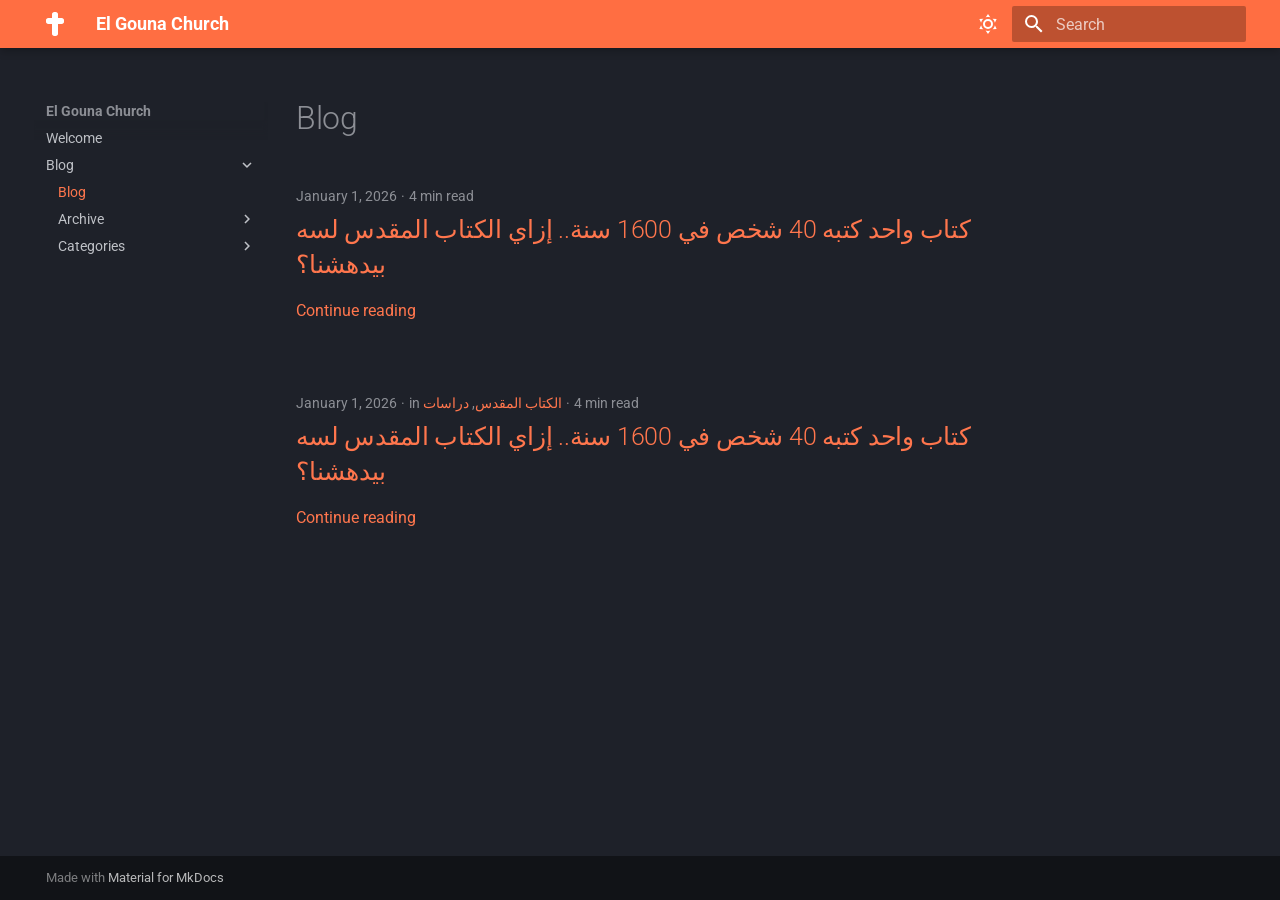
<file: blog/index.html>
<!doctype html>
<html lang="en" class="no-js">
  <head>
    
      <meta charset="utf-8">
      <meta name="viewport" content="width=device-width,initial-scale=1">
      
        <meta name="description" content="Welcome to the official website of El Gouna Church. Serving the community with love and faith.">
      
      
      
        <link rel="canonical" href="https://elgounachurch.github.io/blog/">
      
      
        <link rel="prev" href="..">
      
      
        <link rel="next" href="category/%D8%A7%D9%84%D9%83%D8%AA%D8%A7%D8%A8-%D8%A7%D9%84%D9%85%D9%82%D8%AF%D8%B3/">
      
      
        
      
      
      <link rel="icon" href="../assets/images/favicon.png">
      <meta name="generator" content="mkdocs-1.6.1, mkdocs-material-9.7.6">
    
    
      
        <title>Blog - El Gouna Church</title>
      
    
    
      <link rel="stylesheet" href="../assets/stylesheets/main.484c7ddc.min.css">
      
        
        <link rel="stylesheet" href="../assets/stylesheets/palette.ab4e12ef.min.css">
      
      


    
    
      
    
    
      
        
        
        <link rel="preconnect" href="https://fonts.gstatic.com" crossorigin>
        <link rel="stylesheet" href="https://fonts.googleapis.com/css?family=Roboto:300,300i,400,400i,700,700i%7CRoboto+Mono:400,400i,700,700i&display=fallback">
        <style>:root{--md-text-font:"Roboto";--md-code-font:"Roboto Mono"}</style>
      
    
    
    <script>__md_scope=new URL("..",location),__md_hash=e=>[...e].reduce(((e,_)=>(e<<5)-e+_.charCodeAt(0)),0),__md_get=(e,_=localStorage,t=__md_scope)=>JSON.parse(_.getItem(t.pathname+"."+e)),__md_set=(e,_,t=localStorage,a=__md_scope)=>{try{t.setItem(a.pathname+"."+e,JSON.stringify(_))}catch(e){}}</script>
    
      

    
    
  </head>
  
  
    
    
      
    
    
    
    
    <body dir="ltr" data-md-color-scheme="slate" data-md-color-primary="deep-orange" data-md-color-accent="deep-purple">
  
    
    <input class="md-toggle" data-md-toggle="drawer" type="checkbox" id="__drawer" autocomplete="off">
    <input class="md-toggle" data-md-toggle="search" type="checkbox" id="__search" autocomplete="off">
    <label class="md-overlay" for="__drawer"></label>
    <div data-md-component="skip">
      
        
        <a href="#blog" class="md-skip">
          Skip to content
        </a>
      
    </div>
    <div data-md-component="announce">
      
    </div>
    
    
      

  

<header class="md-header md-header--shadow" data-md-component="header">
  <nav class="md-header__inner md-grid" aria-label="Header">
    <a href=".." title="El Gouna Church" class="md-header__button md-logo" aria-label="El Gouna Church" data-md-component="logo">
      
  
  <svg xmlns="http://www.w3.org/2000/svg" viewBox="0 0 384 512"><!--! Font Awesome Free 7.1.0 by @fontawesome - https://fontawesome.com License - https://fontawesome.com/license/free (Icons: CC BY 4.0, Fonts: SIL OFL 1.1, Code: MIT License) Copyright 2025 Fonticons, Inc.--><path d="M176 0c-26.5 0-48 21.5-48 48v80H48c-26.5 0-48 21.5-48 48v32c0 26.5 21.5 48 48 48h80v208c0 26.5 21.5 48 48 48h32c26.5 0 48-21.5 48-48V256h80c26.5 0 48-21.5 48-48v-32c0-26.5-21.5-48-48-48h-80V48c0-26.5-21.5-48-48-48z"/></svg>

    </a>
    <label class="md-header__button md-icon" for="__drawer">
      
      <svg xmlns="http://www.w3.org/2000/svg" viewBox="0 0 24 24"><path d="M3 6h18v2H3zm0 5h18v2H3zm0 5h18v2H3z"/></svg>
    </label>
    <div class="md-header__title" data-md-component="header-title">
      <div class="md-header__ellipsis">
        <div class="md-header__topic">
          <span class="md-ellipsis">
            El Gouna Church
          </span>
        </div>
        <div class="md-header__topic" data-md-component="header-topic">
          <span class="md-ellipsis">
            
              Blog
            
          </span>
        </div>
      </div>
    </div>
    
      
        <form class="md-header__option" data-md-component="palette">
  
    
    
    
    <input class="md-option" data-md-color-media="" data-md-color-scheme="slate" data-md-color-primary="deep-orange" data-md-color-accent="deep-purple"  aria-label="Dark mode"  type="radio" name="__palette" id="__palette_0">
    
      <label class="md-header__button md-icon" title="Dark mode" for="__palette_1" hidden>
        <svg xmlns="http://www.w3.org/2000/svg" viewBox="0 0 24 24"><path d="M12 7a5 5 0 0 1 5 5 5 5 0 0 1-5 5 5 5 0 0 1-5-5 5 5 0 0 1 5-5m0 2a3 3 0 0 0-3 3 3 3 0 0 0 3 3 3 3 0 0 0 3-3 3 3 0 0 0-3-3m0-7 2.39 3.42C13.65 5.15 12.84 5 12 5s-1.65.15-2.39.42zM3.34 7l4.16-.35A7.2 7.2 0 0 0 5.94 8.5c-.44.74-.69 1.5-.83 2.29zm.02 10 1.76-3.77a7.131 7.131 0 0 0 2.38 4.14zM20.65 7l-1.77 3.79a7.02 7.02 0 0 0-2.38-4.15zm-.01 10-4.14.36c.59-.51 1.12-1.14 1.54-1.86.42-.73.69-1.5.83-2.29zM12 22l-2.41-3.44c.74.27 1.55.44 2.41.44.82 0 1.63-.17 2.37-.44z"/></svg>
      </label>
    
  
    
    
    
    <input class="md-option" data-md-color-media="" data-md-color-scheme="default" data-md-color-primary="orange" data-md-color-accent="green"  aria-label="Light mode"  type="radio" name="__palette" id="__palette_1">
    
      <label class="md-header__button md-icon" title="Light mode" for="__palette_0" hidden>
        <svg xmlns="http://www.w3.org/2000/svg" viewBox="0 0 24 24"><path d="m17.75 4.09-2.53 1.94.91 3.06-2.63-1.81-2.63 1.81.91-3.06-2.53-1.94L12.44 4l1.06-3 1.06 3zm3.5 6.91-1.64 1.25.59 1.98-1.7-1.17-1.7 1.17.59-1.98L15.75 11l2.06-.05L18.5 9l.69 1.95zm-2.28 4.95c.83-.08 1.72 1.1 1.19 1.85-.32.45-.66.87-1.08 1.27C15.17 23 8.84 23 4.94 19.07c-3.91-3.9-3.91-10.24 0-14.14.4-.4.82-.76 1.27-1.08.75-.53 1.93.36 1.85 1.19-.27 2.86.69 5.83 2.89 8.02a9.96 9.96 0 0 0 8.02 2.89m-1.64 2.02a12.08 12.08 0 0 1-7.8-3.47c-2.17-2.19-3.33-5-3.49-7.82-2.81 3.14-2.7 7.96.31 10.98 3.02 3.01 7.84 3.12 10.98.31"/></svg>
      </label>
    
  
</form>
      
    
    
      <script>var palette=__md_get("__palette");if(palette&&palette.color){if("(prefers-color-scheme)"===palette.color.media){var media=matchMedia("(prefers-color-scheme: light)"),input=document.querySelector(media.matches?"[data-md-color-media='(prefers-color-scheme: light)']":"[data-md-color-media='(prefers-color-scheme: dark)']");palette.color.media=input.getAttribute("data-md-color-media"),palette.color.scheme=input.getAttribute("data-md-color-scheme"),palette.color.primary=input.getAttribute("data-md-color-primary"),palette.color.accent=input.getAttribute("data-md-color-accent")}for(var[key,value]of Object.entries(palette.color))document.body.setAttribute("data-md-color-"+key,value)}</script>
    
    
    
      
      
        <label class="md-header__button md-icon" for="__search">
          
          <svg xmlns="http://www.w3.org/2000/svg" viewBox="0 0 24 24"><path d="M9.5 3A6.5 6.5 0 0 1 16 9.5c0 1.61-.59 3.09-1.56 4.23l.27.27h.79l5 5-1.5 1.5-5-5v-.79l-.27-.27A6.52 6.52 0 0 1 9.5 16 6.5 6.5 0 0 1 3 9.5 6.5 6.5 0 0 1 9.5 3m0 2C7 5 5 7 5 9.5S7 14 9.5 14 14 12 14 9.5 12 5 9.5 5"/></svg>
        </label>
        <div class="md-search" data-md-component="search" role="dialog">
  <label class="md-search__overlay" for="__search"></label>
  <div class="md-search__inner" role="search">
    <form class="md-search__form" name="search">
      <input type="text" class="md-search__input" name="query" aria-label="Search" placeholder="Search" autocapitalize="off" autocorrect="off" autocomplete="off" spellcheck="false" data-md-component="search-query" required>
      <label class="md-search__icon md-icon" for="__search">
        
        <svg xmlns="http://www.w3.org/2000/svg" viewBox="0 0 24 24"><path d="M9.5 3A6.5 6.5 0 0 1 16 9.5c0 1.61-.59 3.09-1.56 4.23l.27.27h.79l5 5-1.5 1.5-5-5v-.79l-.27-.27A6.52 6.52 0 0 1 9.5 16 6.5 6.5 0 0 1 3 9.5 6.5 6.5 0 0 1 9.5 3m0 2C7 5 5 7 5 9.5S7 14 9.5 14 14 12 14 9.5 12 5 9.5 5"/></svg>
        
        <svg xmlns="http://www.w3.org/2000/svg" viewBox="0 0 24 24"><path d="M20 11v2H8l5.5 5.5-1.42 1.42L4.16 12l7.92-7.92L13.5 5.5 8 11z"/></svg>
      </label>
      <nav class="md-search__options" aria-label="Search">
        
        <button type="reset" class="md-search__icon md-icon" title="Clear" aria-label="Clear" tabindex="-1">
          
          <svg xmlns="http://www.w3.org/2000/svg" viewBox="0 0 24 24"><path d="M19 6.41 17.59 5 12 10.59 6.41 5 5 6.41 10.59 12 5 17.59 6.41 19 12 13.41 17.59 19 19 17.59 13.41 12z"/></svg>
        </button>
      </nav>
      
    </form>
    <div class="md-search__output">
      <div class="md-search__scrollwrap" tabindex="0" data-md-scrollfix>
        <div class="md-search-result" data-md-component="search-result">
          <div class="md-search-result__meta">
            Initializing search
          </div>
          <ol class="md-search-result__list" role="presentation"></ol>
        </div>
      </div>
    </div>
  </div>
</div>
      
    
    
  </nav>
  
</header>
    
    <div class="md-container" data-md-component="container">
      
      
        
          
        
      
      <main class="md-main" data-md-component="main">
        <div class="md-main__inner md-grid">
          
            
              
              <div class="md-sidebar md-sidebar--primary" data-md-component="sidebar" data-md-type="navigation" >
                <div class="md-sidebar__scrollwrap">
                  <div class="md-sidebar__inner">
                    



<nav class="md-nav md-nav--primary" aria-label="Navigation" data-md-level="0">
  <label class="md-nav__title" for="__drawer">
    <a href=".." title="El Gouna Church" class="md-nav__button md-logo" aria-label="El Gouna Church" data-md-component="logo">
      
  
  <svg xmlns="http://www.w3.org/2000/svg" viewBox="0 0 384 512"><!--! Font Awesome Free 7.1.0 by @fontawesome - https://fontawesome.com License - https://fontawesome.com/license/free (Icons: CC BY 4.0, Fonts: SIL OFL 1.1, Code: MIT License) Copyright 2025 Fonticons, Inc.--><path d="M176 0c-26.5 0-48 21.5-48 48v80H48c-26.5 0-48 21.5-48 48v32c0 26.5 21.5 48 48 48h80v208c0 26.5 21.5 48 48 48h32c26.5 0 48-21.5 48-48V256h80c26.5 0 48-21.5 48-48v-32c0-26.5-21.5-48-48-48h-80V48c0-26.5-21.5-48-48-48z"/></svg>

    </a>
    El Gouna Church
  </label>
  
  <ul class="md-nav__list" data-md-scrollfix>
    
      
      
  
  
  
  
    <li class="md-nav__item">
      <a href=".." class="md-nav__link">
        
  
  
  <span class="md-ellipsis">
    
  
    Welcome
  

    
  </span>
  
  

      </a>
    </li>
  

    
      
      
  
  
    
  
  
  
    
    
    
    
    
    <li class="md-nav__item md-nav__item--active md-nav__item--nested">
      
        
        
        <input class="md-nav__toggle md-toggle " type="checkbox" id="__nav_2" checked>
        
          
          <label class="md-nav__link" for="__nav_2" id="__nav_2_label" tabindex="0">
            
  
  
  <span class="md-ellipsis">
    
  
    Blog
  

    
  </span>
  
  

            <span class="md-nav__icon md-icon"></span>
          </label>
        
        <nav class="md-nav" data-md-level="1" aria-labelledby="__nav_2_label" aria-expanded="true">
          <label class="md-nav__title" for="__nav_2">
            <span class="md-nav__icon md-icon"></span>
            
  
    Blog
  

          </label>
          <ul class="md-nav__list" data-md-scrollfix>
            
              
                
  
  
    
  
  
    
      
    
  
  
    <li class="md-nav__item md-nav__item--active">
      
      <input class="md-nav__toggle md-toggle" type="checkbox" id="__toc">
      
      
        
      
      
      <a href="./" class="md-nav__link md-nav__link--active">
        
  
  
  <span class="md-ellipsis">
    
  
    Blog
  

    
  </span>
  
  

      </a>
      
    </li>
  

              
            
              
                
  
  
  
  
    
    
    
    
    
    <li class="md-nav__item md-nav__item--nested">
      
        
        
        <input class="md-nav__toggle md-toggle " type="checkbox" id="__nav_2_2" >
        
          
          <label class="md-nav__link" for="__nav_2_2" id="__nav_2_2_label" tabindex="0">
            
  
  
  <span class="md-ellipsis">
    
  
    Archive
  

    
  </span>
  
  

            <span class="md-nav__icon md-icon"></span>
          </label>
        
        <nav class="md-nav" data-md-level="2" aria-labelledby="__nav_2_2_label" aria-expanded="false">
          <label class="md-nav__title" for="__nav_2_2">
            <span class="md-nav__icon md-icon"></span>
            
  
    Archive
  

          </label>
          <ul class="md-nav__list" data-md-scrollfix>
            
              
                
  
  
  
    
  
  
    <li class="md-nav__item">
      <a href="archive/2026/" class="md-nav__link">
        
  
  
  <span class="md-ellipsis">
    
  
    2026
  

    
  </span>
  
  

      </a>
    </li>
  

              
            
          </ul>
        </nav>
      
    </li>
  

              
            
              
                
  
  
  
  
    
    
    
    
    
    <li class="md-nav__item md-nav__item--nested">
      
        
        
        <input class="md-nav__toggle md-toggle " type="checkbox" id="__nav_2_3" >
        
          
          <label class="md-nav__link" for="__nav_2_3" id="__nav_2_3_label" tabindex="0">
            
  
  
  <span class="md-ellipsis">
    
  
    Categories
  

    
  </span>
  
  

            <span class="md-nav__icon md-icon"></span>
          </label>
        
        <nav class="md-nav" data-md-level="2" aria-labelledby="__nav_2_3_label" aria-expanded="false">
          <label class="md-nav__title" for="__nav_2_3">
            <span class="md-nav__icon md-icon"></span>
            
  
    Categories
  

          </label>
          <ul class="md-nav__list" data-md-scrollfix>
            
              
                
  
  
  
    
  
  
    <li class="md-nav__item">
      <a href="category/%D8%A7%D9%84%D9%83%D8%AA%D8%A7%D8%A8-%D8%A7%D9%84%D9%85%D9%82%D8%AF%D8%B3/" class="md-nav__link">
        
  
  
  <span class="md-ellipsis">
    
  
    الكتاب المقدس
  

    
  </span>
  
  

      </a>
    </li>
  

              
            
              
                
  
  
  
    
  
  
    <li class="md-nav__item">
      <a href="category/%D8%AF%D8%B1%D8%A7%D8%B3%D8%A7%D8%AA/" class="md-nav__link">
        
  
  
  <span class="md-ellipsis">
    
  
    دراسات
  

    
  </span>
  
  

      </a>
    </li>
  

              
            
          </ul>
        </nav>
      
    </li>
  

              
            
          </ul>
        </nav>
      
    </li>
  

    
  </ul>
</nav>
                  </div>
                </div>
              </div>
            
            
              
              <div class="md-sidebar md-sidebar--secondary" data-md-component="sidebar" data-md-type="toc" >
                <div class="md-sidebar__scrollwrap">
                  <div class="md-sidebar__inner">
                    

<nav class="md-nav md-nav--secondary" aria-label="Table of contents">
  
  
  
    
  
  
</nav>
                  </div>
                </div>
              </div>
            
          
          
  <div class="md-content" data-md-component="content">
    <div class="md-content__inner">
      <header class="md-typeset">
        <h1 id="blog">Blog</h1>
      </header>
      
        <article class="md-post md-post--excerpt">
  <header class="md-post__header">
    
    <div class="md-post__meta md-meta">
      <ul class="md-meta__list">
        <li class="md-meta__item">
          <time datetime="2026-01-01 00:00:00+00:00">January 1, 2026</time></li>
        
        
          
          <li class="md-meta__item">
            
              4 min read
            
          </li>
        
        
      </ul>
      
    </div>
  </header>
  <div class="md-post__content md-typeset">
    <h2 id="40-1600"><a class="toclink" href="%D9%83%D8%AA%D8%A7%D8%A8-%D9%88%D8%A7%D8%AD%D8%AF-%D9%83%D8%AA%D8%A8%D9%87-40-%D8%B4%D8%AE%D8%B5-%D9%81%D9%8A-1600-%D8%B3%D9%86%D8%A9-%D8%A5%D8%B2%D8%A7%D9%8A-%D8%A7%D9%84%D9%83%D8%AA%D8%A7%D8%A8-%D8%A7%D9%84%D9%85%D9%82%D8%AF%D8%B3-%D9%84%D8%B3%D9%87-%D8%A8%D9%8A%D8%AF%D9%87%D8%B4%D9%86%D8%A7/">كتاب واحد كتبه 40 شخص في 1600 سنة.. إزاي الكتاب المقدس لسه بيدهشنا؟</a></h2>

    
      <nav class="md-post__action">
        <a href="%D9%83%D8%AA%D8%A7%D8%A8-%D9%88%D8%A7%D8%AD%D8%AF-%D9%83%D8%AA%D8%A8%D9%87-40-%D8%B4%D8%AE%D8%B5-%D9%81%D9%8A-1600-%D8%B3%D9%86%D8%A9-%D8%A5%D8%B2%D8%A7%D9%8A-%D8%A7%D9%84%D9%83%D8%AA%D8%A7%D8%A8-%D8%A7%D9%84%D9%85%D9%82%D8%AF%D8%B3-%D9%84%D8%B3%D9%87-%D8%A8%D9%8A%D8%AF%D9%87%D8%B4%D9%86%D8%A7/">
          Continue reading
        </a>
      </nav>
    
    
  </div>
</article>
      
        <article class="md-post md-post--excerpt">
  <header class="md-post__header">
    
    <div class="md-post__meta md-meta">
      <ul class="md-meta__list">
        <li class="md-meta__item">
          <time datetime="2026-01-01 00:00:00+00:00">January 1, 2026</time></li>
        
          <li class="md-meta__item">
            in
            
              <a href="category/%D8%A7%D9%84%D9%83%D8%AA%D8%A7%D8%A8-%D8%A7%D9%84%D9%85%D9%82%D8%AF%D8%B3/" class="md-meta__link">الكتاب المقدس</a>, 
              <a href="category/%D8%AF%D8%B1%D8%A7%D8%B3%D8%A7%D8%AA/" class="md-meta__link">دراسات</a></li>
        
        
          
          <li class="md-meta__item">
            
              4 min read
            
          </li>
        
        
      </ul>
      
    </div>
  </header>
  <div class="md-post__content md-typeset">
    <h2 id="40-1600"><a class="toclink" href="%D9%83%D8%AA%D8%A7%D8%A8-%D9%88%D8%A7%D8%AD%D8%AF-%D9%83%D8%AA%D8%A8%D9%87-40-%D8%B4%D8%AE%D8%B5-%D9%81%D9%8A-1600-%D8%B3%D9%86%D8%A9-%D8%A5%D8%B2%D8%A7%D9%8A-%D8%A7%D9%84%D9%83%D8%AA%D8%A7%D8%A8-%D8%A7%D9%84%D9%85%D9%82%D8%AF%D8%B3-%D9%84%D8%B3%D9%87-%D8%A8%D9%8A%D8%AF%D9%87%D8%B4%D9%86%D8%A7/">كتاب واحد كتبه 40 شخص في 1600 سنة.. إزاي الكتاب المقدس لسه بيدهشنا؟</a></h2>

    
      <nav class="md-post__action">
        <a href="%D9%83%D8%AA%D8%A7%D8%A8-%D9%88%D8%A7%D8%AD%D8%AF-%D9%83%D8%AA%D8%A8%D9%87-40-%D8%B4%D8%AE%D8%B5-%D9%81%D9%8A-1600-%D8%B3%D9%86%D8%A9-%D8%A5%D8%B2%D8%A7%D9%8A-%D8%A7%D9%84%D9%83%D8%AA%D8%A7%D8%A8-%D8%A7%D9%84%D9%85%D9%82%D8%AF%D8%B3-%D9%84%D8%B3%D9%87-%D8%A8%D9%8A%D8%AF%D9%87%D8%B4%D9%86%D8%A7/">
          Continue reading
        </a>
      </nav>
    
    
  </div>
</article>
      
      
        
          



<nav class="md-pagination">
  
</nav>
        
      
    </div>
  </div>

          
<script>var target=document.getElementById(location.hash.slice(1));target&&target.name&&(target.checked=target.name.startsWith("__tabbed_"))</script>
        </div>
        
      </main>
      
        <footer class="md-footer">
  
  <div class="md-footer-meta md-typeset">
    <div class="md-footer-meta__inner md-grid">
      <div class="md-copyright">
  
  
    Made with
    <a href="https://squidfunk.github.io/mkdocs-material/" target="_blank" rel="noopener">
      Material for MkDocs
    </a>
  
</div>
      
    </div>
  </div>
</footer>
      
    </div>
    <div class="md-dialog" data-md-component="dialog">
      <div class="md-dialog__inner md-typeset"></div>
    </div>
    
    
    
      
      
      <script id="__config" type="application/json">{"annotate": null, "base": "..", "features": [], "search": "../assets/javascripts/workers/search.2c215733.min.js", "tags": null, "translations": {"clipboard.copied": "Copied to clipboard", "clipboard.copy": "Copy to clipboard", "search.result.more.one": "1 more on this page", "search.result.more.other": "# more on this page", "search.result.none": "No matching documents", "search.result.one": "1 matching document", "search.result.other": "# matching documents", "search.result.placeholder": "Type to start searching", "search.result.term.missing": "Missing", "select.version": "Select version"}, "version": null}</script>
    
    
      <script src="../assets/javascripts/bundle.79ae519e.min.js"></script>
      
    
  </body>
</html>
</file>
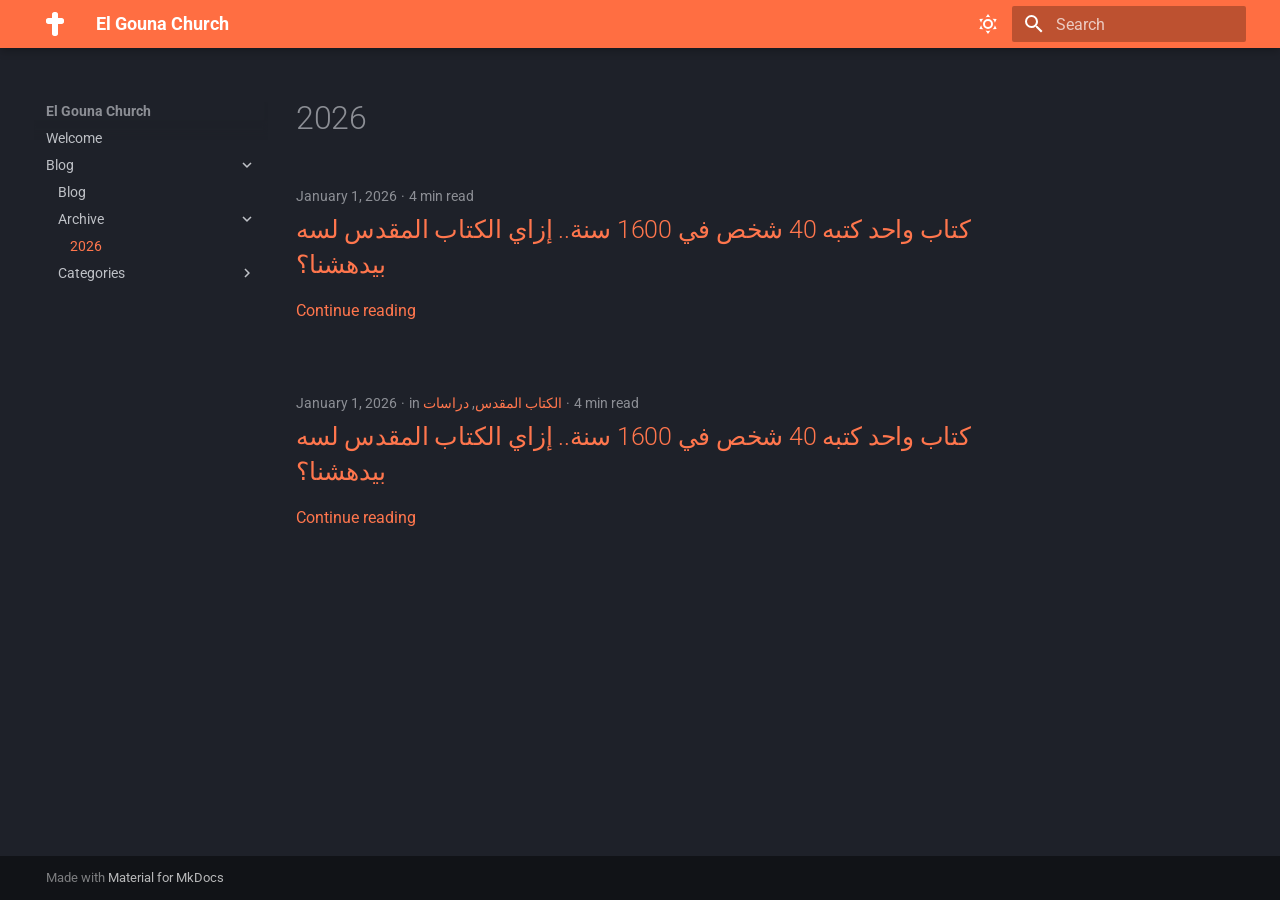
<file: blog/archive/2026/index.html>
<!doctype html>
<html lang="en" class="no-js">
  <head>
    
      <meta charset="utf-8">
      <meta name="viewport" content="width=device-width,initial-scale=1">
      
        <meta name="description" content="Welcome to the official website of El Gouna Church. Serving the community with love and faith.">
      
      
      
        <link rel="canonical" href="https://elgounachurch.github.io/blog/archive/2026/">
      
      
        <link rel="prev" href="../../category/%D8%AF%D8%B1%D8%A7%D8%B3%D8%A7%D8%AA/">
      
      
      
        
      
      
      <link rel="icon" href="../../../assets/images/favicon.png">
      <meta name="generator" content="mkdocs-1.6.1, mkdocs-material-9.7.6">
    
    
      
        <title>2026 - El Gouna Church</title>
      
    
    
      <link rel="stylesheet" href="../../../assets/stylesheets/main.484c7ddc.min.css">
      
        
        <link rel="stylesheet" href="../../../assets/stylesheets/palette.ab4e12ef.min.css">
      
      


    
    
      
    
    
      
        
        
        <link rel="preconnect" href="https://fonts.gstatic.com" crossorigin>
        <link rel="stylesheet" href="https://fonts.googleapis.com/css?family=Roboto:300,300i,400,400i,700,700i%7CRoboto+Mono:400,400i,700,700i&display=fallback">
        <style>:root{--md-text-font:"Roboto";--md-code-font:"Roboto Mono"}</style>
      
    
    
    <script>__md_scope=new URL("../../..",location),__md_hash=e=>[...e].reduce(((e,_)=>(e<<5)-e+_.charCodeAt(0)),0),__md_get=(e,_=localStorage,t=__md_scope)=>JSON.parse(_.getItem(t.pathname+"."+e)),__md_set=(e,_,t=localStorage,a=__md_scope)=>{try{t.setItem(a.pathname+"."+e,JSON.stringify(_))}catch(e){}}</script>
    
      

    
    
  </head>
  
  
    
    
      
    
    
    
    
    <body dir="ltr" data-md-color-scheme="slate" data-md-color-primary="deep-orange" data-md-color-accent="deep-purple">
  
    
    <input class="md-toggle" data-md-toggle="drawer" type="checkbox" id="__drawer" autocomplete="off">
    <input class="md-toggle" data-md-toggle="search" type="checkbox" id="__search" autocomplete="off">
    <label class="md-overlay" for="__drawer"></label>
    <div data-md-component="skip">
      
        
        <a href="#2026" class="md-skip">
          Skip to content
        </a>
      
    </div>
    <div data-md-component="announce">
      
    </div>
    
    
      

  

<header class="md-header md-header--shadow" data-md-component="header">
  <nav class="md-header__inner md-grid" aria-label="Header">
    <a href="../../.." title="El Gouna Church" class="md-header__button md-logo" aria-label="El Gouna Church" data-md-component="logo">
      
  
  <svg xmlns="http://www.w3.org/2000/svg" viewBox="0 0 384 512"><!--! Font Awesome Free 7.1.0 by @fontawesome - https://fontawesome.com License - https://fontawesome.com/license/free (Icons: CC BY 4.0, Fonts: SIL OFL 1.1, Code: MIT License) Copyright 2025 Fonticons, Inc.--><path d="M176 0c-26.5 0-48 21.5-48 48v80H48c-26.5 0-48 21.5-48 48v32c0 26.5 21.5 48 48 48h80v208c0 26.5 21.5 48 48 48h32c26.5 0 48-21.5 48-48V256h80c26.5 0 48-21.5 48-48v-32c0-26.5-21.5-48-48-48h-80V48c0-26.5-21.5-48-48-48z"/></svg>

    </a>
    <label class="md-header__button md-icon" for="__drawer">
      
      <svg xmlns="http://www.w3.org/2000/svg" viewBox="0 0 24 24"><path d="M3 6h18v2H3zm0 5h18v2H3zm0 5h18v2H3z"/></svg>
    </label>
    <div class="md-header__title" data-md-component="header-title">
      <div class="md-header__ellipsis">
        <div class="md-header__topic">
          <span class="md-ellipsis">
            El Gouna Church
          </span>
        </div>
        <div class="md-header__topic" data-md-component="header-topic">
          <span class="md-ellipsis">
            
              2026
            
          </span>
        </div>
      </div>
    </div>
    
      
        <form class="md-header__option" data-md-component="palette">
  
    
    
    
    <input class="md-option" data-md-color-media="" data-md-color-scheme="slate" data-md-color-primary="deep-orange" data-md-color-accent="deep-purple"  aria-label="Dark mode"  type="radio" name="__palette" id="__palette_0">
    
      <label class="md-header__button md-icon" title="Dark mode" for="__palette_1" hidden>
        <svg xmlns="http://www.w3.org/2000/svg" viewBox="0 0 24 24"><path d="M12 7a5 5 0 0 1 5 5 5 5 0 0 1-5 5 5 5 0 0 1-5-5 5 5 0 0 1 5-5m0 2a3 3 0 0 0-3 3 3 3 0 0 0 3 3 3 3 0 0 0 3-3 3 3 0 0 0-3-3m0-7 2.39 3.42C13.65 5.15 12.84 5 12 5s-1.65.15-2.39.42zM3.34 7l4.16-.35A7.2 7.2 0 0 0 5.94 8.5c-.44.74-.69 1.5-.83 2.29zm.02 10 1.76-3.77a7.131 7.131 0 0 0 2.38 4.14zM20.65 7l-1.77 3.79a7.02 7.02 0 0 0-2.38-4.15zm-.01 10-4.14.36c.59-.51 1.12-1.14 1.54-1.86.42-.73.69-1.5.83-2.29zM12 22l-2.41-3.44c.74.27 1.55.44 2.41.44.82 0 1.63-.17 2.37-.44z"/></svg>
      </label>
    
  
    
    
    
    <input class="md-option" data-md-color-media="" data-md-color-scheme="default" data-md-color-primary="orange" data-md-color-accent="green"  aria-label="Light mode"  type="radio" name="__palette" id="__palette_1">
    
      <label class="md-header__button md-icon" title="Light mode" for="__palette_0" hidden>
        <svg xmlns="http://www.w3.org/2000/svg" viewBox="0 0 24 24"><path d="m17.75 4.09-2.53 1.94.91 3.06-2.63-1.81-2.63 1.81.91-3.06-2.53-1.94L12.44 4l1.06-3 1.06 3zm3.5 6.91-1.64 1.25.59 1.98-1.7-1.17-1.7 1.17.59-1.98L15.75 11l2.06-.05L18.5 9l.69 1.95zm-2.28 4.95c.83-.08 1.72 1.1 1.19 1.85-.32.45-.66.87-1.08 1.27C15.17 23 8.84 23 4.94 19.07c-3.91-3.9-3.91-10.24 0-14.14.4-.4.82-.76 1.27-1.08.75-.53 1.93.36 1.85 1.19-.27 2.86.69 5.83 2.89 8.02a9.96 9.96 0 0 0 8.02 2.89m-1.64 2.02a12.08 12.08 0 0 1-7.8-3.47c-2.17-2.19-3.33-5-3.49-7.82-2.81 3.14-2.7 7.96.31 10.98 3.02 3.01 7.84 3.12 10.98.31"/></svg>
      </label>
    
  
</form>
      
    
    
      <script>var palette=__md_get("__palette");if(palette&&palette.color){if("(prefers-color-scheme)"===palette.color.media){var media=matchMedia("(prefers-color-scheme: light)"),input=document.querySelector(media.matches?"[data-md-color-media='(prefers-color-scheme: light)']":"[data-md-color-media='(prefers-color-scheme: dark)']");palette.color.media=input.getAttribute("data-md-color-media"),palette.color.scheme=input.getAttribute("data-md-color-scheme"),palette.color.primary=input.getAttribute("data-md-color-primary"),palette.color.accent=input.getAttribute("data-md-color-accent")}for(var[key,value]of Object.entries(palette.color))document.body.setAttribute("data-md-color-"+key,value)}</script>
    
    
    
      
      
        <label class="md-header__button md-icon" for="__search">
          
          <svg xmlns="http://www.w3.org/2000/svg" viewBox="0 0 24 24"><path d="M9.5 3A6.5 6.5 0 0 1 16 9.5c0 1.61-.59 3.09-1.56 4.23l.27.27h.79l5 5-1.5 1.5-5-5v-.79l-.27-.27A6.52 6.52 0 0 1 9.5 16 6.5 6.5 0 0 1 3 9.5 6.5 6.5 0 0 1 9.5 3m0 2C7 5 5 7 5 9.5S7 14 9.5 14 14 12 14 9.5 12 5 9.5 5"/></svg>
        </label>
        <div class="md-search" data-md-component="search" role="dialog">
  <label class="md-search__overlay" for="__search"></label>
  <div class="md-search__inner" role="search">
    <form class="md-search__form" name="search">
      <input type="text" class="md-search__input" name="query" aria-label="Search" placeholder="Search" autocapitalize="off" autocorrect="off" autocomplete="off" spellcheck="false" data-md-component="search-query" required>
      <label class="md-search__icon md-icon" for="__search">
        
        <svg xmlns="http://www.w3.org/2000/svg" viewBox="0 0 24 24"><path d="M9.5 3A6.5 6.5 0 0 1 16 9.5c0 1.61-.59 3.09-1.56 4.23l.27.27h.79l5 5-1.5 1.5-5-5v-.79l-.27-.27A6.52 6.52 0 0 1 9.5 16 6.5 6.5 0 0 1 3 9.5 6.5 6.5 0 0 1 9.5 3m0 2C7 5 5 7 5 9.5S7 14 9.5 14 14 12 14 9.5 12 5 9.5 5"/></svg>
        
        <svg xmlns="http://www.w3.org/2000/svg" viewBox="0 0 24 24"><path d="M20 11v2H8l5.5 5.5-1.42 1.42L4.16 12l7.92-7.92L13.5 5.5 8 11z"/></svg>
      </label>
      <nav class="md-search__options" aria-label="Search">
        
        <button type="reset" class="md-search__icon md-icon" title="Clear" aria-label="Clear" tabindex="-1">
          
          <svg xmlns="http://www.w3.org/2000/svg" viewBox="0 0 24 24"><path d="M19 6.41 17.59 5 12 10.59 6.41 5 5 6.41 10.59 12 5 17.59 6.41 19 12 13.41 17.59 19 19 17.59 13.41 12z"/></svg>
        </button>
      </nav>
      
    </form>
    <div class="md-search__output">
      <div class="md-search__scrollwrap" tabindex="0" data-md-scrollfix>
        <div class="md-search-result" data-md-component="search-result">
          <div class="md-search-result__meta">
            Initializing search
          </div>
          <ol class="md-search-result__list" role="presentation"></ol>
        </div>
      </div>
    </div>
  </div>
</div>
      
    
    
  </nav>
  
</header>
    
    <div class="md-container" data-md-component="container">
      
      
        
          
        
      
      <main class="md-main" data-md-component="main">
        <div class="md-main__inner md-grid">
          
            
              
              <div class="md-sidebar md-sidebar--primary" data-md-component="sidebar" data-md-type="navigation" >
                <div class="md-sidebar__scrollwrap">
                  <div class="md-sidebar__inner">
                    



<nav class="md-nav md-nav--primary" aria-label="Navigation" data-md-level="0">
  <label class="md-nav__title" for="__drawer">
    <a href="../../.." title="El Gouna Church" class="md-nav__button md-logo" aria-label="El Gouna Church" data-md-component="logo">
      
  
  <svg xmlns="http://www.w3.org/2000/svg" viewBox="0 0 384 512"><!--! Font Awesome Free 7.1.0 by @fontawesome - https://fontawesome.com License - https://fontawesome.com/license/free (Icons: CC BY 4.0, Fonts: SIL OFL 1.1, Code: MIT License) Copyright 2025 Fonticons, Inc.--><path d="M176 0c-26.5 0-48 21.5-48 48v80H48c-26.5 0-48 21.5-48 48v32c0 26.5 21.5 48 48 48h80v208c0 26.5 21.5 48 48 48h32c26.5 0 48-21.5 48-48V256h80c26.5 0 48-21.5 48-48v-32c0-26.5-21.5-48-48-48h-80V48c0-26.5-21.5-48-48-48z"/></svg>

    </a>
    El Gouna Church
  </label>
  
  <ul class="md-nav__list" data-md-scrollfix>
    
      
      
  
  
  
  
    <li class="md-nav__item">
      <a href="../../.." class="md-nav__link">
        
  
  
  <span class="md-ellipsis">
    
  
    Welcome
  

    
  </span>
  
  

      </a>
    </li>
  

    
      
      
  
  
    
  
  
  
    
    
    
    
    
    <li class="md-nav__item md-nav__item--active md-nav__item--nested">
      
        
        
        <input class="md-nav__toggle md-toggle " type="checkbox" id="__nav_2" checked>
        
          
          <label class="md-nav__link" for="__nav_2" id="__nav_2_label" tabindex="0">
            
  
  
  <span class="md-ellipsis">
    
  
    Blog
  

    
  </span>
  
  

            <span class="md-nav__icon md-icon"></span>
          </label>
        
        <nav class="md-nav" data-md-level="1" aria-labelledby="__nav_2_label" aria-expanded="true">
          <label class="md-nav__title" for="__nav_2">
            <span class="md-nav__icon md-icon"></span>
            
  
    Blog
  

          </label>
          <ul class="md-nav__list" data-md-scrollfix>
            
              
                
  
  
  
    
  
  
    <li class="md-nav__item">
      <a href="../../" class="md-nav__link">
        
  
  
  <span class="md-ellipsis">
    
  
    Blog
  

    
  </span>
  
  

      </a>
    </li>
  

              
            
              
                
  
  
    
  
  
  
    
    
    
    
    
    <li class="md-nav__item md-nav__item--active md-nav__item--nested">
      
        
        
        <input class="md-nav__toggle md-toggle " type="checkbox" id="__nav_2_2" checked>
        
          
          <label class="md-nav__link" for="__nav_2_2" id="__nav_2_2_label" tabindex="0">
            
  
  
  <span class="md-ellipsis">
    
  
    Archive
  

    
  </span>
  
  

            <span class="md-nav__icon md-icon"></span>
          </label>
        
        <nav class="md-nav" data-md-level="2" aria-labelledby="__nav_2_2_label" aria-expanded="true">
          <label class="md-nav__title" for="__nav_2_2">
            <span class="md-nav__icon md-icon"></span>
            
  
    Archive
  

          </label>
          <ul class="md-nav__list" data-md-scrollfix>
            
              
                
  
  
    
  
  
    
      
    
  
  
    <li class="md-nav__item md-nav__item--active">
      
      <input class="md-nav__toggle md-toggle" type="checkbox" id="__toc">
      
      
        
      
      
      <a href="./" class="md-nav__link md-nav__link--active">
        
  
  
  <span class="md-ellipsis">
    
  
    2026
  

    
  </span>
  
  

      </a>
      
    </li>
  

              
            
          </ul>
        </nav>
      
    </li>
  

              
            
              
                
  
  
  
  
    
    
    
    
    
    <li class="md-nav__item md-nav__item--nested">
      
        
        
        <input class="md-nav__toggle md-toggle " type="checkbox" id="__nav_2_3" >
        
          
          <label class="md-nav__link" for="__nav_2_3" id="__nav_2_3_label" tabindex="0">
            
  
  
  <span class="md-ellipsis">
    
  
    Categories
  

    
  </span>
  
  

            <span class="md-nav__icon md-icon"></span>
          </label>
        
        <nav class="md-nav" data-md-level="2" aria-labelledby="__nav_2_3_label" aria-expanded="false">
          <label class="md-nav__title" for="__nav_2_3">
            <span class="md-nav__icon md-icon"></span>
            
  
    Categories
  

          </label>
          <ul class="md-nav__list" data-md-scrollfix>
            
              
                
  
  
  
    
  
  
    <li class="md-nav__item">
      <a href="../../category/%D8%A7%D9%84%D9%83%D8%AA%D8%A7%D8%A8-%D8%A7%D9%84%D9%85%D9%82%D8%AF%D8%B3/" class="md-nav__link">
        
  
  
  <span class="md-ellipsis">
    
  
    الكتاب المقدس
  

    
  </span>
  
  

      </a>
    </li>
  

              
            
              
                
  
  
  
    
  
  
    <li class="md-nav__item">
      <a href="../../category/%D8%AF%D8%B1%D8%A7%D8%B3%D8%A7%D8%AA/" class="md-nav__link">
        
  
  
  <span class="md-ellipsis">
    
  
    دراسات
  

    
  </span>
  
  

      </a>
    </li>
  

              
            
          </ul>
        </nav>
      
    </li>
  

              
            
          </ul>
        </nav>
      
    </li>
  

    
  </ul>
</nav>
                  </div>
                </div>
              </div>
            
            
              
              <div class="md-sidebar md-sidebar--secondary" data-md-component="sidebar" data-md-type="toc" >
                <div class="md-sidebar__scrollwrap">
                  <div class="md-sidebar__inner">
                    

<nav class="md-nav md-nav--secondary" aria-label="Table of contents">
  
  
  
    
  
  
</nav>
                  </div>
                </div>
              </div>
            
          
          
  <div class="md-content" data-md-component="content">
    <div class="md-content__inner">
      <header class="md-typeset">
        <h1 id="2026">2026</h1>
      </header>
      
        <article class="md-post md-post--excerpt">
  <header class="md-post__header">
    
    <div class="md-post__meta md-meta">
      <ul class="md-meta__list">
        <li class="md-meta__item">
          <time datetime="2026-01-01 00:00:00+00:00">January 1, 2026</time></li>
        
        
          
          <li class="md-meta__item">
            
              4 min read
            
          </li>
        
        
      </ul>
      
    </div>
  </header>
  <div class="md-post__content md-typeset">
    <h2 id="40-1600"><a class="toclink" href="../../%D9%83%D8%AA%D8%A7%D8%A8-%D9%88%D8%A7%D8%AD%D8%AF-%D9%83%D8%AA%D8%A8%D9%87-40-%D8%B4%D8%AE%D8%B5-%D9%81%D9%8A-1600-%D8%B3%D9%86%D8%A9-%D8%A5%D8%B2%D8%A7%D9%8A-%D8%A7%D9%84%D9%83%D8%AA%D8%A7%D8%A8-%D8%A7%D9%84%D9%85%D9%82%D8%AF%D8%B3-%D9%84%D8%B3%D9%87-%D8%A8%D9%8A%D8%AF%D9%87%D8%B4%D9%86%D8%A7/">كتاب واحد كتبه 40 شخص في 1600 سنة.. إزاي الكتاب المقدس لسه بيدهشنا؟</a></h2>

    
      <nav class="md-post__action">
        <a href="../../%D9%83%D8%AA%D8%A7%D8%A8-%D9%88%D8%A7%D8%AD%D8%AF-%D9%83%D8%AA%D8%A8%D9%87-40-%D8%B4%D8%AE%D8%B5-%D9%81%D9%8A-1600-%D8%B3%D9%86%D8%A9-%D8%A5%D8%B2%D8%A7%D9%8A-%D8%A7%D9%84%D9%83%D8%AA%D8%A7%D8%A8-%D8%A7%D9%84%D9%85%D9%82%D8%AF%D8%B3-%D9%84%D8%B3%D9%87-%D8%A8%D9%8A%D8%AF%D9%87%D8%B4%D9%86%D8%A7/">
          Continue reading
        </a>
      </nav>
    
    
  </div>
</article>
      
        <article class="md-post md-post--excerpt">
  <header class="md-post__header">
    
    <div class="md-post__meta md-meta">
      <ul class="md-meta__list">
        <li class="md-meta__item">
          <time datetime="2026-01-01 00:00:00+00:00">January 1, 2026</time></li>
        
          <li class="md-meta__item">
            in
            
              <a href="../../category/%D8%A7%D9%84%D9%83%D8%AA%D8%A7%D8%A8-%D8%A7%D9%84%D9%85%D9%82%D8%AF%D8%B3/" class="md-meta__link">الكتاب المقدس</a>, 
              <a href="../../category/%D8%AF%D8%B1%D8%A7%D8%B3%D8%A7%D8%AA/" class="md-meta__link">دراسات</a></li>
        
        
          
          <li class="md-meta__item">
            
              4 min read
            
          </li>
        
        
      </ul>
      
    </div>
  </header>
  <div class="md-post__content md-typeset">
    <h2 id="40-1600"><a class="toclink" href="../../%D9%83%D8%AA%D8%A7%D8%A8-%D9%88%D8%A7%D8%AD%D8%AF-%D9%83%D8%AA%D8%A8%D9%87-40-%D8%B4%D8%AE%D8%B5-%D9%81%D9%8A-1600-%D8%B3%D9%86%D8%A9-%D8%A5%D8%B2%D8%A7%D9%8A-%D8%A7%D9%84%D9%83%D8%AA%D8%A7%D8%A8-%D8%A7%D9%84%D9%85%D9%82%D8%AF%D8%B3-%D9%84%D8%B3%D9%87-%D8%A8%D9%8A%D8%AF%D9%87%D8%B4%D9%86%D8%A7/">كتاب واحد كتبه 40 شخص في 1600 سنة.. إزاي الكتاب المقدس لسه بيدهشنا؟</a></h2>

    
      <nav class="md-post__action">
        <a href="../../%D9%83%D8%AA%D8%A7%D8%A8-%D9%88%D8%A7%D8%AD%D8%AF-%D9%83%D8%AA%D8%A8%D9%87-40-%D8%B4%D8%AE%D8%B5-%D9%81%D9%8A-1600-%D8%B3%D9%86%D8%A9-%D8%A5%D8%B2%D8%A7%D9%8A-%D8%A7%D9%84%D9%83%D8%AA%D8%A7%D8%A8-%D8%A7%D9%84%D9%85%D9%82%D8%AF%D8%B3-%D9%84%D8%B3%D9%87-%D8%A8%D9%8A%D8%AF%D9%87%D8%B4%D9%86%D8%A7/">
          Continue reading
        </a>
      </nav>
    
    
  </div>
</article>
      
      
        
          



<nav class="md-pagination">
  
</nav>
        
      
    </div>
  </div>

          
<script>var target=document.getElementById(location.hash.slice(1));target&&target.name&&(target.checked=target.name.startsWith("__tabbed_"))</script>
        </div>
        
      </main>
      
        <footer class="md-footer">
  
  <div class="md-footer-meta md-typeset">
    <div class="md-footer-meta__inner md-grid">
      <div class="md-copyright">
  
  
    Made with
    <a href="https://squidfunk.github.io/mkdocs-material/" target="_blank" rel="noopener">
      Material for MkDocs
    </a>
  
</div>
      
    </div>
  </div>
</footer>
      
    </div>
    <div class="md-dialog" data-md-component="dialog">
      <div class="md-dialog__inner md-typeset"></div>
    </div>
    
    
    
      
      
      <script id="__config" type="application/json">{"annotate": null, "base": "../../..", "features": [], "search": "../../../assets/javascripts/workers/search.2c215733.min.js", "tags": null, "translations": {"clipboard.copied": "Copied to clipboard", "clipboard.copy": "Copy to clipboard", "search.result.more.one": "1 more on this page", "search.result.more.other": "# more on this page", "search.result.none": "No matching documents", "search.result.one": "1 matching document", "search.result.other": "# matching documents", "search.result.placeholder": "Type to start searching", "search.result.term.missing": "Missing", "select.version": "Select version"}, "version": null}</script>
    
    
      <script src="../../../assets/javascripts/bundle.79ae519e.min.js"></script>
      
    
  </body>
</html>
</file>
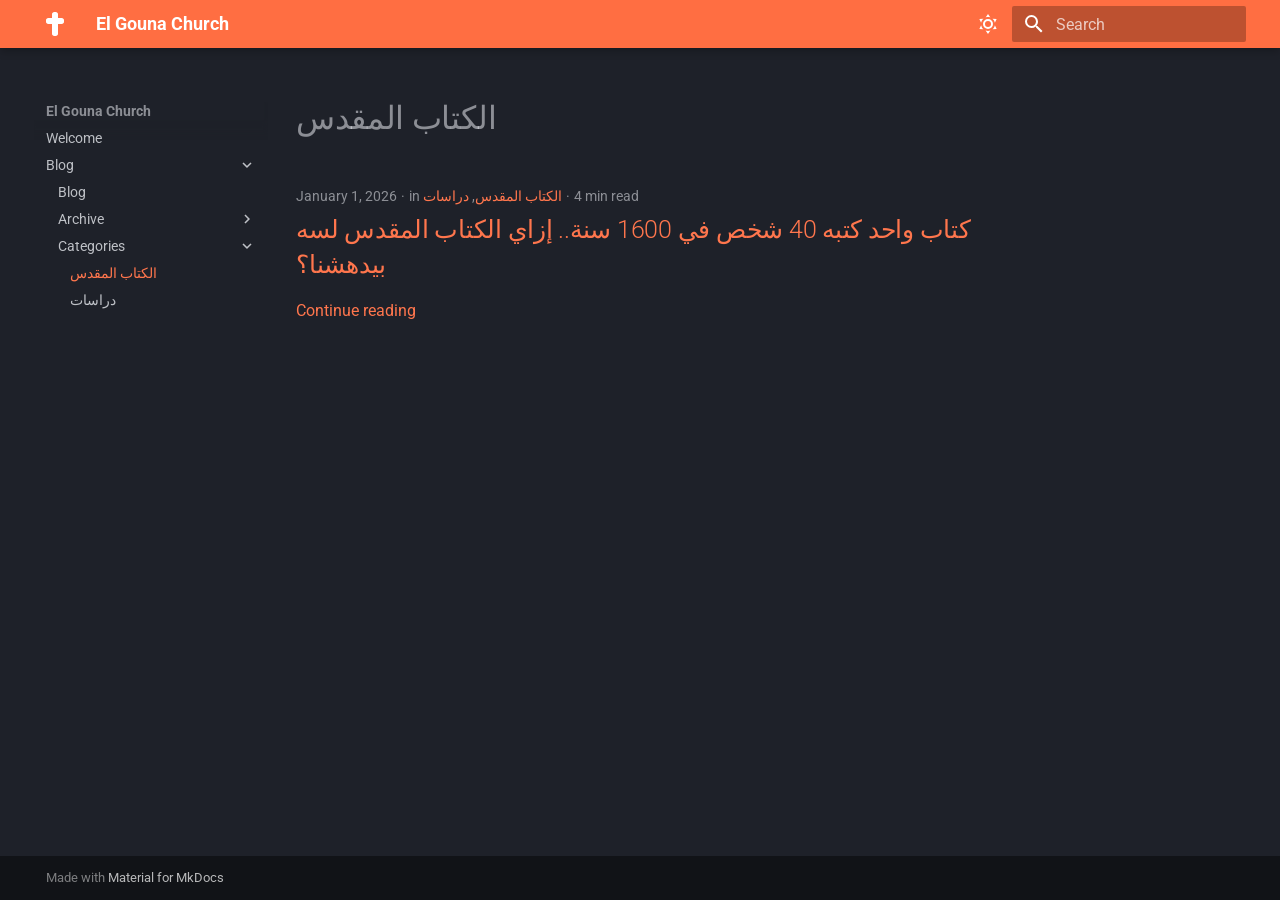
<file: blog/category/الكتاب-المقدس/index.html>
<!doctype html>
<html lang="en" class="no-js">
  <head>
    
      <meta charset="utf-8">
      <meta name="viewport" content="width=device-width,initial-scale=1">
      
        <meta name="description" content="Welcome to the official website of El Gouna Church. Serving the community with love and faith.">
      
      
      
        <link rel="canonical" href="https://elgounachurch.github.io/blog/category/%D8%A7%D9%84%D9%83%D8%AA%D8%A7%D8%A8-%D8%A7%D9%84%D9%85%D9%82%D8%AF%D8%B3/">
      
      
        <link rel="prev" href="../../">
      
      
        <link rel="next" href="../%D8%AF%D8%B1%D8%A7%D8%B3%D8%A7%D8%AA/">
      
      
        
      
      
      <link rel="icon" href="../../../assets/images/favicon.png">
      <meta name="generator" content="mkdocs-1.6.1, mkdocs-material-9.7.6">
    
    
      
        <title>الكتاب المقدس - El Gouna Church</title>
      
    
    
      <link rel="stylesheet" href="../../../assets/stylesheets/main.484c7ddc.min.css">
      
        
        <link rel="stylesheet" href="../../../assets/stylesheets/palette.ab4e12ef.min.css">
      
      


    
    
      
    
    
      
        
        
        <link rel="preconnect" href="https://fonts.gstatic.com" crossorigin>
        <link rel="stylesheet" href="https://fonts.googleapis.com/css?family=Roboto:300,300i,400,400i,700,700i%7CRoboto+Mono:400,400i,700,700i&display=fallback">
        <style>:root{--md-text-font:"Roboto";--md-code-font:"Roboto Mono"}</style>
      
    
    
    <script>__md_scope=new URL("../../..",location),__md_hash=e=>[...e].reduce(((e,_)=>(e<<5)-e+_.charCodeAt(0)),0),__md_get=(e,_=localStorage,t=__md_scope)=>JSON.parse(_.getItem(t.pathname+"."+e)),__md_set=(e,_,t=localStorage,a=__md_scope)=>{try{t.setItem(a.pathname+"."+e,JSON.stringify(_))}catch(e){}}</script>
    
      

    
    
  </head>
  
  
    
    
      
    
    
    
    
    <body dir="ltr" data-md-color-scheme="slate" data-md-color-primary="deep-orange" data-md-color-accent="deep-purple">
  
    
    <input class="md-toggle" data-md-toggle="drawer" type="checkbox" id="__drawer" autocomplete="off">
    <input class="md-toggle" data-md-toggle="search" type="checkbox" id="__search" autocomplete="off">
    <label class="md-overlay" for="__drawer"></label>
    <div data-md-component="skip">
      
        
        <a href="#_1" class="md-skip">
          Skip to content
        </a>
      
    </div>
    <div data-md-component="announce">
      
    </div>
    
    
      

  

<header class="md-header md-header--shadow" data-md-component="header">
  <nav class="md-header__inner md-grid" aria-label="Header">
    <a href="../../.." title="El Gouna Church" class="md-header__button md-logo" aria-label="El Gouna Church" data-md-component="logo">
      
  
  <svg xmlns="http://www.w3.org/2000/svg" viewBox="0 0 384 512"><!--! Font Awesome Free 7.1.0 by @fontawesome - https://fontawesome.com License - https://fontawesome.com/license/free (Icons: CC BY 4.0, Fonts: SIL OFL 1.1, Code: MIT License) Copyright 2025 Fonticons, Inc.--><path d="M176 0c-26.5 0-48 21.5-48 48v80H48c-26.5 0-48 21.5-48 48v32c0 26.5 21.5 48 48 48h80v208c0 26.5 21.5 48 48 48h32c26.5 0 48-21.5 48-48V256h80c26.5 0 48-21.5 48-48v-32c0-26.5-21.5-48-48-48h-80V48c0-26.5-21.5-48-48-48z"/></svg>

    </a>
    <label class="md-header__button md-icon" for="__drawer">
      
      <svg xmlns="http://www.w3.org/2000/svg" viewBox="0 0 24 24"><path d="M3 6h18v2H3zm0 5h18v2H3zm0 5h18v2H3z"/></svg>
    </label>
    <div class="md-header__title" data-md-component="header-title">
      <div class="md-header__ellipsis">
        <div class="md-header__topic">
          <span class="md-ellipsis">
            El Gouna Church
          </span>
        </div>
        <div class="md-header__topic" data-md-component="header-topic">
          <span class="md-ellipsis">
            
              الكتاب المقدس
            
          </span>
        </div>
      </div>
    </div>
    
      
        <form class="md-header__option" data-md-component="palette">
  
    
    
    
    <input class="md-option" data-md-color-media="" data-md-color-scheme="slate" data-md-color-primary="deep-orange" data-md-color-accent="deep-purple"  aria-label="Dark mode"  type="radio" name="__palette" id="__palette_0">
    
      <label class="md-header__button md-icon" title="Dark mode" for="__palette_1" hidden>
        <svg xmlns="http://www.w3.org/2000/svg" viewBox="0 0 24 24"><path d="M12 7a5 5 0 0 1 5 5 5 5 0 0 1-5 5 5 5 0 0 1-5-5 5 5 0 0 1 5-5m0 2a3 3 0 0 0-3 3 3 3 0 0 0 3 3 3 3 0 0 0 3-3 3 3 0 0 0-3-3m0-7 2.39 3.42C13.65 5.15 12.84 5 12 5s-1.65.15-2.39.42zM3.34 7l4.16-.35A7.2 7.2 0 0 0 5.94 8.5c-.44.74-.69 1.5-.83 2.29zm.02 10 1.76-3.77a7.131 7.131 0 0 0 2.38 4.14zM20.65 7l-1.77 3.79a7.02 7.02 0 0 0-2.38-4.15zm-.01 10-4.14.36c.59-.51 1.12-1.14 1.54-1.86.42-.73.69-1.5.83-2.29zM12 22l-2.41-3.44c.74.27 1.55.44 2.41.44.82 0 1.63-.17 2.37-.44z"/></svg>
      </label>
    
  
    
    
    
    <input class="md-option" data-md-color-media="" data-md-color-scheme="default" data-md-color-primary="orange" data-md-color-accent="green"  aria-label="Light mode"  type="radio" name="__palette" id="__palette_1">
    
      <label class="md-header__button md-icon" title="Light mode" for="__palette_0" hidden>
        <svg xmlns="http://www.w3.org/2000/svg" viewBox="0 0 24 24"><path d="m17.75 4.09-2.53 1.94.91 3.06-2.63-1.81-2.63 1.81.91-3.06-2.53-1.94L12.44 4l1.06-3 1.06 3zm3.5 6.91-1.64 1.25.59 1.98-1.7-1.17-1.7 1.17.59-1.98L15.75 11l2.06-.05L18.5 9l.69 1.95zm-2.28 4.95c.83-.08 1.72 1.1 1.19 1.85-.32.45-.66.87-1.08 1.27C15.17 23 8.84 23 4.94 19.07c-3.91-3.9-3.91-10.24 0-14.14.4-.4.82-.76 1.27-1.08.75-.53 1.93.36 1.85 1.19-.27 2.86.69 5.83 2.89 8.02a9.96 9.96 0 0 0 8.02 2.89m-1.64 2.02a12.08 12.08 0 0 1-7.8-3.47c-2.17-2.19-3.33-5-3.49-7.82-2.81 3.14-2.7 7.96.31 10.98 3.02 3.01 7.84 3.12 10.98.31"/></svg>
      </label>
    
  
</form>
      
    
    
      <script>var palette=__md_get("__palette");if(palette&&palette.color){if("(prefers-color-scheme)"===palette.color.media){var media=matchMedia("(prefers-color-scheme: light)"),input=document.querySelector(media.matches?"[data-md-color-media='(prefers-color-scheme: light)']":"[data-md-color-media='(prefers-color-scheme: dark)']");palette.color.media=input.getAttribute("data-md-color-media"),palette.color.scheme=input.getAttribute("data-md-color-scheme"),palette.color.primary=input.getAttribute("data-md-color-primary"),palette.color.accent=input.getAttribute("data-md-color-accent")}for(var[key,value]of Object.entries(palette.color))document.body.setAttribute("data-md-color-"+key,value)}</script>
    
    
    
      
      
        <label class="md-header__button md-icon" for="__search">
          
          <svg xmlns="http://www.w3.org/2000/svg" viewBox="0 0 24 24"><path d="M9.5 3A6.5 6.5 0 0 1 16 9.5c0 1.61-.59 3.09-1.56 4.23l.27.27h.79l5 5-1.5 1.5-5-5v-.79l-.27-.27A6.52 6.52 0 0 1 9.5 16 6.5 6.5 0 0 1 3 9.5 6.5 6.5 0 0 1 9.5 3m0 2C7 5 5 7 5 9.5S7 14 9.5 14 14 12 14 9.5 12 5 9.5 5"/></svg>
        </label>
        <div class="md-search" data-md-component="search" role="dialog">
  <label class="md-search__overlay" for="__search"></label>
  <div class="md-search__inner" role="search">
    <form class="md-search__form" name="search">
      <input type="text" class="md-search__input" name="query" aria-label="Search" placeholder="Search" autocapitalize="off" autocorrect="off" autocomplete="off" spellcheck="false" data-md-component="search-query" required>
      <label class="md-search__icon md-icon" for="__search">
        
        <svg xmlns="http://www.w3.org/2000/svg" viewBox="0 0 24 24"><path d="M9.5 3A6.5 6.5 0 0 1 16 9.5c0 1.61-.59 3.09-1.56 4.23l.27.27h.79l5 5-1.5 1.5-5-5v-.79l-.27-.27A6.52 6.52 0 0 1 9.5 16 6.5 6.5 0 0 1 3 9.5 6.5 6.5 0 0 1 9.5 3m0 2C7 5 5 7 5 9.5S7 14 9.5 14 14 12 14 9.5 12 5 9.5 5"/></svg>
        
        <svg xmlns="http://www.w3.org/2000/svg" viewBox="0 0 24 24"><path d="M20 11v2H8l5.5 5.5-1.42 1.42L4.16 12l7.92-7.92L13.5 5.5 8 11z"/></svg>
      </label>
      <nav class="md-search__options" aria-label="Search">
        
        <button type="reset" class="md-search__icon md-icon" title="Clear" aria-label="Clear" tabindex="-1">
          
          <svg xmlns="http://www.w3.org/2000/svg" viewBox="0 0 24 24"><path d="M19 6.41 17.59 5 12 10.59 6.41 5 5 6.41 10.59 12 5 17.59 6.41 19 12 13.41 17.59 19 19 17.59 13.41 12z"/></svg>
        </button>
      </nav>
      
    </form>
    <div class="md-search__output">
      <div class="md-search__scrollwrap" tabindex="0" data-md-scrollfix>
        <div class="md-search-result" data-md-component="search-result">
          <div class="md-search-result__meta">
            Initializing search
          </div>
          <ol class="md-search-result__list" role="presentation"></ol>
        </div>
      </div>
    </div>
  </div>
</div>
      
    
    
  </nav>
  
</header>
    
    <div class="md-container" data-md-component="container">
      
      
        
          
        
      
      <main class="md-main" data-md-component="main">
        <div class="md-main__inner md-grid">
          
            
              
              <div class="md-sidebar md-sidebar--primary" data-md-component="sidebar" data-md-type="navigation" >
                <div class="md-sidebar__scrollwrap">
                  <div class="md-sidebar__inner">
                    



<nav class="md-nav md-nav--primary" aria-label="Navigation" data-md-level="0">
  <label class="md-nav__title" for="__drawer">
    <a href="../../.." title="El Gouna Church" class="md-nav__button md-logo" aria-label="El Gouna Church" data-md-component="logo">
      
  
  <svg xmlns="http://www.w3.org/2000/svg" viewBox="0 0 384 512"><!--! Font Awesome Free 7.1.0 by @fontawesome - https://fontawesome.com License - https://fontawesome.com/license/free (Icons: CC BY 4.0, Fonts: SIL OFL 1.1, Code: MIT License) Copyright 2025 Fonticons, Inc.--><path d="M176 0c-26.5 0-48 21.5-48 48v80H48c-26.5 0-48 21.5-48 48v32c0 26.5 21.5 48 48 48h80v208c0 26.5 21.5 48 48 48h32c26.5 0 48-21.5 48-48V256h80c26.5 0 48-21.5 48-48v-32c0-26.5-21.5-48-48-48h-80V48c0-26.5-21.5-48-48-48z"/></svg>

    </a>
    El Gouna Church
  </label>
  
  <ul class="md-nav__list" data-md-scrollfix>
    
      
      
  
  
  
  
    <li class="md-nav__item">
      <a href="../../.." class="md-nav__link">
        
  
  
  <span class="md-ellipsis">
    
  
    Welcome
  

    
  </span>
  
  

      </a>
    </li>
  

    
      
      
  
  
    
  
  
  
    
    
    
    
    
    <li class="md-nav__item md-nav__item--active md-nav__item--nested">
      
        
        
        <input class="md-nav__toggle md-toggle " type="checkbox" id="__nav_2" checked>
        
          
          <label class="md-nav__link" for="__nav_2" id="__nav_2_label" tabindex="0">
            
  
  
  <span class="md-ellipsis">
    
  
    Blog
  

    
  </span>
  
  

            <span class="md-nav__icon md-icon"></span>
          </label>
        
        <nav class="md-nav" data-md-level="1" aria-labelledby="__nav_2_label" aria-expanded="true">
          <label class="md-nav__title" for="__nav_2">
            <span class="md-nav__icon md-icon"></span>
            
  
    Blog
  

          </label>
          <ul class="md-nav__list" data-md-scrollfix>
            
              
                
  
  
  
    
  
  
    <li class="md-nav__item">
      <a href="../../" class="md-nav__link">
        
  
  
  <span class="md-ellipsis">
    
  
    Blog
  

    
  </span>
  
  

      </a>
    </li>
  

              
            
              
                
  
  
  
  
    
    
    
    
    
    <li class="md-nav__item md-nav__item--nested">
      
        
        
        <input class="md-nav__toggle md-toggle " type="checkbox" id="__nav_2_2" >
        
          
          <label class="md-nav__link" for="__nav_2_2" id="__nav_2_2_label" tabindex="0">
            
  
  
  <span class="md-ellipsis">
    
  
    Archive
  

    
  </span>
  
  

            <span class="md-nav__icon md-icon"></span>
          </label>
        
        <nav class="md-nav" data-md-level="2" aria-labelledby="__nav_2_2_label" aria-expanded="false">
          <label class="md-nav__title" for="__nav_2_2">
            <span class="md-nav__icon md-icon"></span>
            
  
    Archive
  

          </label>
          <ul class="md-nav__list" data-md-scrollfix>
            
              
                
  
  
  
    
  
  
    <li class="md-nav__item">
      <a href="../../archive/2026/" class="md-nav__link">
        
  
  
  <span class="md-ellipsis">
    
  
    2026
  

    
  </span>
  
  

      </a>
    </li>
  

              
            
          </ul>
        </nav>
      
    </li>
  

              
            
              
                
  
  
    
  
  
  
    
    
    
    
    
    <li class="md-nav__item md-nav__item--active md-nav__item--nested">
      
        
        
        <input class="md-nav__toggle md-toggle " type="checkbox" id="__nav_2_3" checked>
        
          
          <label class="md-nav__link" for="__nav_2_3" id="__nav_2_3_label" tabindex="0">
            
  
  
  <span class="md-ellipsis">
    
  
    Categories
  

    
  </span>
  
  

            <span class="md-nav__icon md-icon"></span>
          </label>
        
        <nav class="md-nav" data-md-level="2" aria-labelledby="__nav_2_3_label" aria-expanded="true">
          <label class="md-nav__title" for="__nav_2_3">
            <span class="md-nav__icon md-icon"></span>
            
  
    Categories
  

          </label>
          <ul class="md-nav__list" data-md-scrollfix>
            
              
                
  
  
    
  
  
    
      
    
  
  
    <li class="md-nav__item md-nav__item--active">
      
      <input class="md-nav__toggle md-toggle" type="checkbox" id="__toc">
      
      
        
      
      
      <a href="./" class="md-nav__link md-nav__link--active">
        
  
  
  <span class="md-ellipsis">
    
  
    الكتاب المقدس
  

    
  </span>
  
  

      </a>
      
    </li>
  

              
            
              
                
  
  
  
    
  
  
    <li class="md-nav__item">
      <a href="../%D8%AF%D8%B1%D8%A7%D8%B3%D8%A7%D8%AA/" class="md-nav__link">
        
  
  
  <span class="md-ellipsis">
    
  
    دراسات
  

    
  </span>
  
  

      </a>
    </li>
  

              
            
          </ul>
        </nav>
      
    </li>
  

              
            
          </ul>
        </nav>
      
    </li>
  

    
  </ul>
</nav>
                  </div>
                </div>
              </div>
            
            
              
              <div class="md-sidebar md-sidebar--secondary" data-md-component="sidebar" data-md-type="toc" >
                <div class="md-sidebar__scrollwrap">
                  <div class="md-sidebar__inner">
                    

<nav class="md-nav md-nav--secondary" aria-label="Table of contents">
  
  
  
    
  
  
</nav>
                  </div>
                </div>
              </div>
            
          
          
  <div class="md-content" data-md-component="content">
    <div class="md-content__inner">
      <header class="md-typeset">
        <h1 id="_1">الكتاب المقدس</h1>
      </header>
      
        <article class="md-post md-post--excerpt">
  <header class="md-post__header">
    
    <div class="md-post__meta md-meta">
      <ul class="md-meta__list">
        <li class="md-meta__item">
          <time datetime="2026-01-01 00:00:00+00:00">January 1, 2026</time></li>
        
          <li class="md-meta__item">
            in
            
              <a href="./" class="md-meta__link">الكتاب المقدس</a>, 
              <a href="../%D8%AF%D8%B1%D8%A7%D8%B3%D8%A7%D8%AA/" class="md-meta__link">دراسات</a></li>
        
        
          
          <li class="md-meta__item">
            
              4 min read
            
          </li>
        
        
      </ul>
      
    </div>
  </header>
  <div class="md-post__content md-typeset">
    <h2 id="40-1600"><a class="toclink" href="../../%D9%83%D8%AA%D8%A7%D8%A8-%D9%88%D8%A7%D8%AD%D8%AF-%D9%83%D8%AA%D8%A8%D9%87-40-%D8%B4%D8%AE%D8%B5-%D9%81%D9%8A-1600-%D8%B3%D9%86%D8%A9-%D8%A5%D8%B2%D8%A7%D9%8A-%D8%A7%D9%84%D9%83%D8%AA%D8%A7%D8%A8-%D8%A7%D9%84%D9%85%D9%82%D8%AF%D8%B3-%D9%84%D8%B3%D9%87-%D8%A8%D9%8A%D8%AF%D9%87%D8%B4%D9%86%D8%A7/">كتاب واحد كتبه 40 شخص في 1600 سنة.. إزاي الكتاب المقدس لسه بيدهشنا؟</a></h2>

    
      <nav class="md-post__action">
        <a href="../../%D9%83%D8%AA%D8%A7%D8%A8-%D9%88%D8%A7%D8%AD%D8%AF-%D9%83%D8%AA%D8%A8%D9%87-40-%D8%B4%D8%AE%D8%B5-%D9%81%D9%8A-1600-%D8%B3%D9%86%D8%A9-%D8%A5%D8%B2%D8%A7%D9%8A-%D8%A7%D9%84%D9%83%D8%AA%D8%A7%D8%A8-%D8%A7%D9%84%D9%85%D9%82%D8%AF%D8%B3-%D9%84%D8%B3%D9%87-%D8%A8%D9%8A%D8%AF%D9%87%D8%B4%D9%86%D8%A7/">
          Continue reading
        </a>
      </nav>
    
    
  </div>
</article>
      
      
        
          



<nav class="md-pagination">
  
</nav>
        
      
    </div>
  </div>

          
<script>var target=document.getElementById(location.hash.slice(1));target&&target.name&&(target.checked=target.name.startsWith("__tabbed_"))</script>
        </div>
        
      </main>
      
        <footer class="md-footer">
  
  <div class="md-footer-meta md-typeset">
    <div class="md-footer-meta__inner md-grid">
      <div class="md-copyright">
  
  
    Made with
    <a href="https://squidfunk.github.io/mkdocs-material/" target="_blank" rel="noopener">
      Material for MkDocs
    </a>
  
</div>
      
    </div>
  </div>
</footer>
      
    </div>
    <div class="md-dialog" data-md-component="dialog">
      <div class="md-dialog__inner md-typeset"></div>
    </div>
    
    
    
      
      
      <script id="__config" type="application/json">{"annotate": null, "base": "../../..", "features": [], "search": "../../../assets/javascripts/workers/search.2c215733.min.js", "tags": null, "translations": {"clipboard.copied": "Copied to clipboard", "clipboard.copy": "Copy to clipboard", "search.result.more.one": "1 more on this page", "search.result.more.other": "# more on this page", "search.result.none": "No matching documents", "search.result.one": "1 matching document", "search.result.other": "# matching documents", "search.result.placeholder": "Type to start searching", "search.result.term.missing": "Missing", "select.version": "Select version"}, "version": null}</script>
    
    
      <script src="../../../assets/javascripts/bundle.79ae519e.min.js"></script>
      
    
  </body>
</html>
</file>
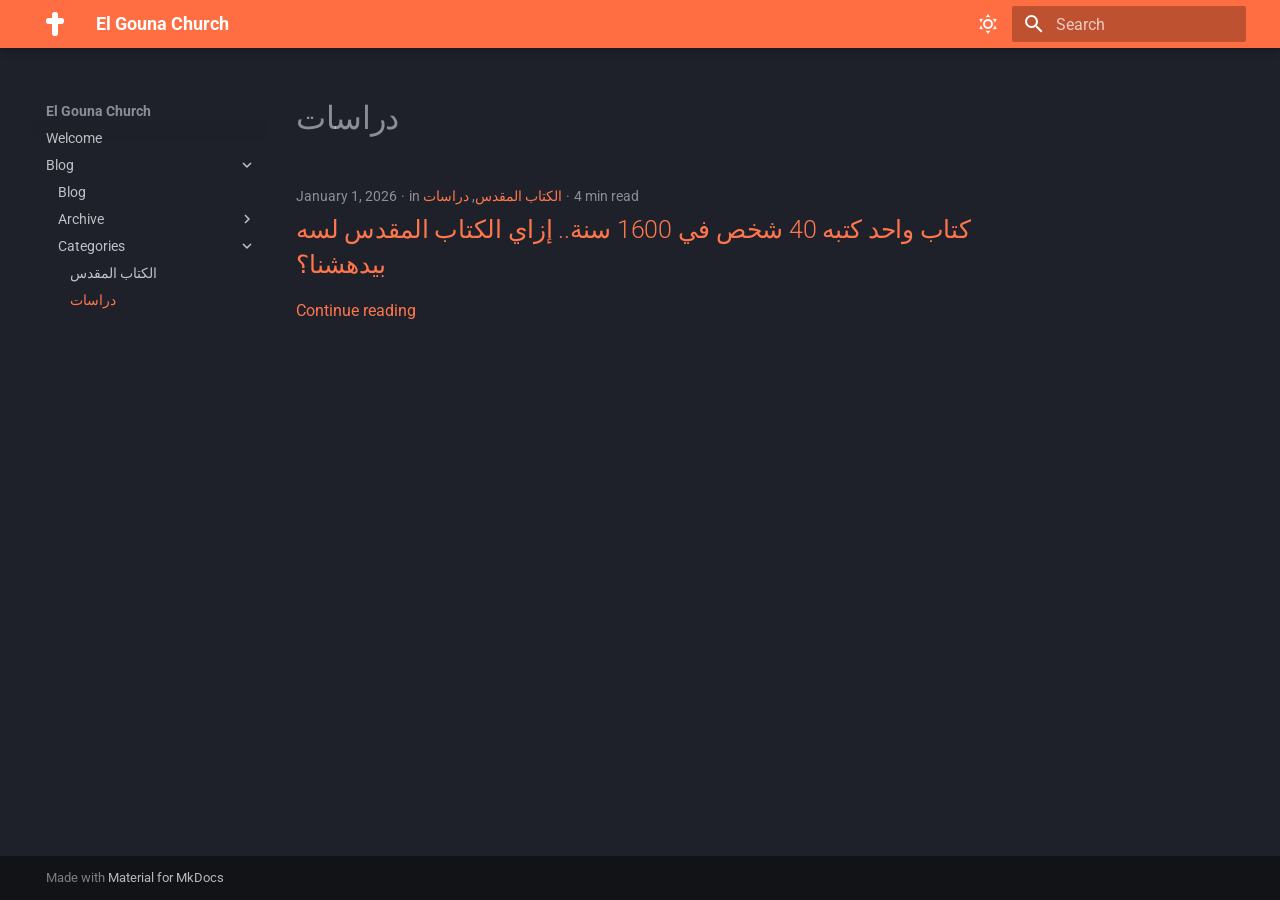
<file: blog/category/دراسات/index.html>
<!doctype html>
<html lang="en" class="no-js">
  <head>
    
      <meta charset="utf-8">
      <meta name="viewport" content="width=device-width,initial-scale=1">
      
        <meta name="description" content="Welcome to the official website of El Gouna Church. Serving the community with love and faith.">
      
      
      
        <link rel="canonical" href="https://elgounachurch.github.io/blog/category/%D8%AF%D8%B1%D8%A7%D8%B3%D8%A7%D8%AA/">
      
      
        <link rel="prev" href="../%D8%A7%D9%84%D9%83%D8%AA%D8%A7%D8%A8-%D8%A7%D9%84%D9%85%D9%82%D8%AF%D8%B3/">
      
      
        <link rel="next" href="../../archive/2026/">
      
      
        
      
      
      <link rel="icon" href="../../../assets/images/favicon.png">
      <meta name="generator" content="mkdocs-1.6.1, mkdocs-material-9.7.6">
    
    
      
        <title>دراسات - El Gouna Church</title>
      
    
    
      <link rel="stylesheet" href="../../../assets/stylesheets/main.484c7ddc.min.css">
      
        
        <link rel="stylesheet" href="../../../assets/stylesheets/palette.ab4e12ef.min.css">
      
      


    
    
      
    
    
      
        
        
        <link rel="preconnect" href="https://fonts.gstatic.com" crossorigin>
        <link rel="stylesheet" href="https://fonts.googleapis.com/css?family=Roboto:300,300i,400,400i,700,700i%7CRoboto+Mono:400,400i,700,700i&display=fallback">
        <style>:root{--md-text-font:"Roboto";--md-code-font:"Roboto Mono"}</style>
      
    
    
    <script>__md_scope=new URL("../../..",location),__md_hash=e=>[...e].reduce(((e,_)=>(e<<5)-e+_.charCodeAt(0)),0),__md_get=(e,_=localStorage,t=__md_scope)=>JSON.parse(_.getItem(t.pathname+"."+e)),__md_set=(e,_,t=localStorage,a=__md_scope)=>{try{t.setItem(a.pathname+"."+e,JSON.stringify(_))}catch(e){}}</script>
    
      

    
    
  </head>
  
  
    
    
      
    
    
    
    
    <body dir="ltr" data-md-color-scheme="slate" data-md-color-primary="deep-orange" data-md-color-accent="deep-purple">
  
    
    <input class="md-toggle" data-md-toggle="drawer" type="checkbox" id="__drawer" autocomplete="off">
    <input class="md-toggle" data-md-toggle="search" type="checkbox" id="__search" autocomplete="off">
    <label class="md-overlay" for="__drawer"></label>
    <div data-md-component="skip">
      
        
        <a href="#_1" class="md-skip">
          Skip to content
        </a>
      
    </div>
    <div data-md-component="announce">
      
    </div>
    
    
      

  

<header class="md-header md-header--shadow" data-md-component="header">
  <nav class="md-header__inner md-grid" aria-label="Header">
    <a href="../../.." title="El Gouna Church" class="md-header__button md-logo" aria-label="El Gouna Church" data-md-component="logo">
      
  
  <svg xmlns="http://www.w3.org/2000/svg" viewBox="0 0 384 512"><!--! Font Awesome Free 7.1.0 by @fontawesome - https://fontawesome.com License - https://fontawesome.com/license/free (Icons: CC BY 4.0, Fonts: SIL OFL 1.1, Code: MIT License) Copyright 2025 Fonticons, Inc.--><path d="M176 0c-26.5 0-48 21.5-48 48v80H48c-26.5 0-48 21.5-48 48v32c0 26.5 21.5 48 48 48h80v208c0 26.5 21.5 48 48 48h32c26.5 0 48-21.5 48-48V256h80c26.5 0 48-21.5 48-48v-32c0-26.5-21.5-48-48-48h-80V48c0-26.5-21.5-48-48-48z"/></svg>

    </a>
    <label class="md-header__button md-icon" for="__drawer">
      
      <svg xmlns="http://www.w3.org/2000/svg" viewBox="0 0 24 24"><path d="M3 6h18v2H3zm0 5h18v2H3zm0 5h18v2H3z"/></svg>
    </label>
    <div class="md-header__title" data-md-component="header-title">
      <div class="md-header__ellipsis">
        <div class="md-header__topic">
          <span class="md-ellipsis">
            El Gouna Church
          </span>
        </div>
        <div class="md-header__topic" data-md-component="header-topic">
          <span class="md-ellipsis">
            
              دراسات
            
          </span>
        </div>
      </div>
    </div>
    
      
        <form class="md-header__option" data-md-component="palette">
  
    
    
    
    <input class="md-option" data-md-color-media="" data-md-color-scheme="slate" data-md-color-primary="deep-orange" data-md-color-accent="deep-purple"  aria-label="Dark mode"  type="radio" name="__palette" id="__palette_0">
    
      <label class="md-header__button md-icon" title="Dark mode" for="__palette_1" hidden>
        <svg xmlns="http://www.w3.org/2000/svg" viewBox="0 0 24 24"><path d="M12 7a5 5 0 0 1 5 5 5 5 0 0 1-5 5 5 5 0 0 1-5-5 5 5 0 0 1 5-5m0 2a3 3 0 0 0-3 3 3 3 0 0 0 3 3 3 3 0 0 0 3-3 3 3 0 0 0-3-3m0-7 2.39 3.42C13.65 5.15 12.84 5 12 5s-1.65.15-2.39.42zM3.34 7l4.16-.35A7.2 7.2 0 0 0 5.94 8.5c-.44.74-.69 1.5-.83 2.29zm.02 10 1.76-3.77a7.131 7.131 0 0 0 2.38 4.14zM20.65 7l-1.77 3.79a7.02 7.02 0 0 0-2.38-4.15zm-.01 10-4.14.36c.59-.51 1.12-1.14 1.54-1.86.42-.73.69-1.5.83-2.29zM12 22l-2.41-3.44c.74.27 1.55.44 2.41.44.82 0 1.63-.17 2.37-.44z"/></svg>
      </label>
    
  
    
    
    
    <input class="md-option" data-md-color-media="" data-md-color-scheme="default" data-md-color-primary="orange" data-md-color-accent="green"  aria-label="Light mode"  type="radio" name="__palette" id="__palette_1">
    
      <label class="md-header__button md-icon" title="Light mode" for="__palette_0" hidden>
        <svg xmlns="http://www.w3.org/2000/svg" viewBox="0 0 24 24"><path d="m17.75 4.09-2.53 1.94.91 3.06-2.63-1.81-2.63 1.81.91-3.06-2.53-1.94L12.44 4l1.06-3 1.06 3zm3.5 6.91-1.64 1.25.59 1.98-1.7-1.17-1.7 1.17.59-1.98L15.75 11l2.06-.05L18.5 9l.69 1.95zm-2.28 4.95c.83-.08 1.72 1.1 1.19 1.85-.32.45-.66.87-1.08 1.27C15.17 23 8.84 23 4.94 19.07c-3.91-3.9-3.91-10.24 0-14.14.4-.4.82-.76 1.27-1.08.75-.53 1.93.36 1.85 1.19-.27 2.86.69 5.83 2.89 8.02a9.96 9.96 0 0 0 8.02 2.89m-1.64 2.02a12.08 12.08 0 0 1-7.8-3.47c-2.17-2.19-3.33-5-3.49-7.82-2.81 3.14-2.7 7.96.31 10.98 3.02 3.01 7.84 3.12 10.98.31"/></svg>
      </label>
    
  
</form>
      
    
    
      <script>var palette=__md_get("__palette");if(palette&&palette.color){if("(prefers-color-scheme)"===palette.color.media){var media=matchMedia("(prefers-color-scheme: light)"),input=document.querySelector(media.matches?"[data-md-color-media='(prefers-color-scheme: light)']":"[data-md-color-media='(prefers-color-scheme: dark)']");palette.color.media=input.getAttribute("data-md-color-media"),palette.color.scheme=input.getAttribute("data-md-color-scheme"),palette.color.primary=input.getAttribute("data-md-color-primary"),palette.color.accent=input.getAttribute("data-md-color-accent")}for(var[key,value]of Object.entries(palette.color))document.body.setAttribute("data-md-color-"+key,value)}</script>
    
    
    
      
      
        <label class="md-header__button md-icon" for="__search">
          
          <svg xmlns="http://www.w3.org/2000/svg" viewBox="0 0 24 24"><path d="M9.5 3A6.5 6.5 0 0 1 16 9.5c0 1.61-.59 3.09-1.56 4.23l.27.27h.79l5 5-1.5 1.5-5-5v-.79l-.27-.27A6.52 6.52 0 0 1 9.5 16 6.5 6.5 0 0 1 3 9.5 6.5 6.5 0 0 1 9.5 3m0 2C7 5 5 7 5 9.5S7 14 9.5 14 14 12 14 9.5 12 5 9.5 5"/></svg>
        </label>
        <div class="md-search" data-md-component="search" role="dialog">
  <label class="md-search__overlay" for="__search"></label>
  <div class="md-search__inner" role="search">
    <form class="md-search__form" name="search">
      <input type="text" class="md-search__input" name="query" aria-label="Search" placeholder="Search" autocapitalize="off" autocorrect="off" autocomplete="off" spellcheck="false" data-md-component="search-query" required>
      <label class="md-search__icon md-icon" for="__search">
        
        <svg xmlns="http://www.w3.org/2000/svg" viewBox="0 0 24 24"><path d="M9.5 3A6.5 6.5 0 0 1 16 9.5c0 1.61-.59 3.09-1.56 4.23l.27.27h.79l5 5-1.5 1.5-5-5v-.79l-.27-.27A6.52 6.52 0 0 1 9.5 16 6.5 6.5 0 0 1 3 9.5 6.5 6.5 0 0 1 9.5 3m0 2C7 5 5 7 5 9.5S7 14 9.5 14 14 12 14 9.5 12 5 9.5 5"/></svg>
        
        <svg xmlns="http://www.w3.org/2000/svg" viewBox="0 0 24 24"><path d="M20 11v2H8l5.5 5.5-1.42 1.42L4.16 12l7.92-7.92L13.5 5.5 8 11z"/></svg>
      </label>
      <nav class="md-search__options" aria-label="Search">
        
        <button type="reset" class="md-search__icon md-icon" title="Clear" aria-label="Clear" tabindex="-1">
          
          <svg xmlns="http://www.w3.org/2000/svg" viewBox="0 0 24 24"><path d="M19 6.41 17.59 5 12 10.59 6.41 5 5 6.41 10.59 12 5 17.59 6.41 19 12 13.41 17.59 19 19 17.59 13.41 12z"/></svg>
        </button>
      </nav>
      
    </form>
    <div class="md-search__output">
      <div class="md-search__scrollwrap" tabindex="0" data-md-scrollfix>
        <div class="md-search-result" data-md-component="search-result">
          <div class="md-search-result__meta">
            Initializing search
          </div>
          <ol class="md-search-result__list" role="presentation"></ol>
        </div>
      </div>
    </div>
  </div>
</div>
      
    
    
  </nav>
  
</header>
    
    <div class="md-container" data-md-component="container">
      
      
        
          
        
      
      <main class="md-main" data-md-component="main">
        <div class="md-main__inner md-grid">
          
            
              
              <div class="md-sidebar md-sidebar--primary" data-md-component="sidebar" data-md-type="navigation" >
                <div class="md-sidebar__scrollwrap">
                  <div class="md-sidebar__inner">
                    



<nav class="md-nav md-nav--primary" aria-label="Navigation" data-md-level="0">
  <label class="md-nav__title" for="__drawer">
    <a href="../../.." title="El Gouna Church" class="md-nav__button md-logo" aria-label="El Gouna Church" data-md-component="logo">
      
  
  <svg xmlns="http://www.w3.org/2000/svg" viewBox="0 0 384 512"><!--! Font Awesome Free 7.1.0 by @fontawesome - https://fontawesome.com License - https://fontawesome.com/license/free (Icons: CC BY 4.0, Fonts: SIL OFL 1.1, Code: MIT License) Copyright 2025 Fonticons, Inc.--><path d="M176 0c-26.5 0-48 21.5-48 48v80H48c-26.5 0-48 21.5-48 48v32c0 26.5 21.5 48 48 48h80v208c0 26.5 21.5 48 48 48h32c26.5 0 48-21.5 48-48V256h80c26.5 0 48-21.5 48-48v-32c0-26.5-21.5-48-48-48h-80V48c0-26.5-21.5-48-48-48z"/></svg>

    </a>
    El Gouna Church
  </label>
  
  <ul class="md-nav__list" data-md-scrollfix>
    
      
      
  
  
  
  
    <li class="md-nav__item">
      <a href="../../.." class="md-nav__link">
        
  
  
  <span class="md-ellipsis">
    
  
    Welcome
  

    
  </span>
  
  

      </a>
    </li>
  

    
      
      
  
  
    
  
  
  
    
    
    
    
    
    <li class="md-nav__item md-nav__item--active md-nav__item--nested">
      
        
        
        <input class="md-nav__toggle md-toggle " type="checkbox" id="__nav_2" checked>
        
          
          <label class="md-nav__link" for="__nav_2" id="__nav_2_label" tabindex="0">
            
  
  
  <span class="md-ellipsis">
    
  
    Blog
  

    
  </span>
  
  

            <span class="md-nav__icon md-icon"></span>
          </label>
        
        <nav class="md-nav" data-md-level="1" aria-labelledby="__nav_2_label" aria-expanded="true">
          <label class="md-nav__title" for="__nav_2">
            <span class="md-nav__icon md-icon"></span>
            
  
    Blog
  

          </label>
          <ul class="md-nav__list" data-md-scrollfix>
            
              
                
  
  
  
    
  
  
    <li class="md-nav__item">
      <a href="../../" class="md-nav__link">
        
  
  
  <span class="md-ellipsis">
    
  
    Blog
  

    
  </span>
  
  

      </a>
    </li>
  

              
            
              
                
  
  
  
  
    
    
    
    
    
    <li class="md-nav__item md-nav__item--nested">
      
        
        
        <input class="md-nav__toggle md-toggle " type="checkbox" id="__nav_2_2" >
        
          
          <label class="md-nav__link" for="__nav_2_2" id="__nav_2_2_label" tabindex="0">
            
  
  
  <span class="md-ellipsis">
    
  
    Archive
  

    
  </span>
  
  

            <span class="md-nav__icon md-icon"></span>
          </label>
        
        <nav class="md-nav" data-md-level="2" aria-labelledby="__nav_2_2_label" aria-expanded="false">
          <label class="md-nav__title" for="__nav_2_2">
            <span class="md-nav__icon md-icon"></span>
            
  
    Archive
  

          </label>
          <ul class="md-nav__list" data-md-scrollfix>
            
              
                
  
  
  
    
  
  
    <li class="md-nav__item">
      <a href="../../archive/2026/" class="md-nav__link">
        
  
  
  <span class="md-ellipsis">
    
  
    2026
  

    
  </span>
  
  

      </a>
    </li>
  

              
            
          </ul>
        </nav>
      
    </li>
  

              
            
              
                
  
  
    
  
  
  
    
    
    
    
    
    <li class="md-nav__item md-nav__item--active md-nav__item--nested">
      
        
        
        <input class="md-nav__toggle md-toggle " type="checkbox" id="__nav_2_3" checked>
        
          
          <label class="md-nav__link" for="__nav_2_3" id="__nav_2_3_label" tabindex="0">
            
  
  
  <span class="md-ellipsis">
    
  
    Categories
  

    
  </span>
  
  

            <span class="md-nav__icon md-icon"></span>
          </label>
        
        <nav class="md-nav" data-md-level="2" aria-labelledby="__nav_2_3_label" aria-expanded="true">
          <label class="md-nav__title" for="__nav_2_3">
            <span class="md-nav__icon md-icon"></span>
            
  
    Categories
  

          </label>
          <ul class="md-nav__list" data-md-scrollfix>
            
              
                
  
  
  
    
  
  
    <li class="md-nav__item">
      <a href="../%D8%A7%D9%84%D9%83%D8%AA%D8%A7%D8%A8-%D8%A7%D9%84%D9%85%D9%82%D8%AF%D8%B3/" class="md-nav__link">
        
  
  
  <span class="md-ellipsis">
    
  
    الكتاب المقدس
  

    
  </span>
  
  

      </a>
    </li>
  

              
            
              
                
  
  
    
  
  
    
      
    
  
  
    <li class="md-nav__item md-nav__item--active">
      
      <input class="md-nav__toggle md-toggle" type="checkbox" id="__toc">
      
      
        
      
      
      <a href="./" class="md-nav__link md-nav__link--active">
        
  
  
  <span class="md-ellipsis">
    
  
    دراسات
  

    
  </span>
  
  

      </a>
      
    </li>
  

              
            
          </ul>
        </nav>
      
    </li>
  

              
            
          </ul>
        </nav>
      
    </li>
  

    
  </ul>
</nav>
                  </div>
                </div>
              </div>
            
            
              
              <div class="md-sidebar md-sidebar--secondary" data-md-component="sidebar" data-md-type="toc" >
                <div class="md-sidebar__scrollwrap">
                  <div class="md-sidebar__inner">
                    

<nav class="md-nav md-nav--secondary" aria-label="Table of contents">
  
  
  
    
  
  
</nav>
                  </div>
                </div>
              </div>
            
          
          
  <div class="md-content" data-md-component="content">
    <div class="md-content__inner">
      <header class="md-typeset">
        <h1 id="_1">دراسات</h1>
      </header>
      
        <article class="md-post md-post--excerpt">
  <header class="md-post__header">
    
    <div class="md-post__meta md-meta">
      <ul class="md-meta__list">
        <li class="md-meta__item">
          <time datetime="2026-01-01 00:00:00+00:00">January 1, 2026</time></li>
        
          <li class="md-meta__item">
            in
            
              <a href="../%D8%A7%D9%84%D9%83%D8%AA%D8%A7%D8%A8-%D8%A7%D9%84%D9%85%D9%82%D8%AF%D8%B3/" class="md-meta__link">الكتاب المقدس</a>, 
              <a href="./" class="md-meta__link">دراسات</a></li>
        
        
          
          <li class="md-meta__item">
            
              4 min read
            
          </li>
        
        
      </ul>
      
    </div>
  </header>
  <div class="md-post__content md-typeset">
    <h2 id="40-1600"><a class="toclink" href="../../%D9%83%D8%AA%D8%A7%D8%A8-%D9%88%D8%A7%D8%AD%D8%AF-%D9%83%D8%AA%D8%A8%D9%87-40-%D8%B4%D8%AE%D8%B5-%D9%81%D9%8A-1600-%D8%B3%D9%86%D8%A9-%D8%A5%D8%B2%D8%A7%D9%8A-%D8%A7%D9%84%D9%83%D8%AA%D8%A7%D8%A8-%D8%A7%D9%84%D9%85%D9%82%D8%AF%D8%B3-%D9%84%D8%B3%D9%87-%D8%A8%D9%8A%D8%AF%D9%87%D8%B4%D9%86%D8%A7/">كتاب واحد كتبه 40 شخص في 1600 سنة.. إزاي الكتاب المقدس لسه بيدهشنا؟</a></h2>

    
      <nav class="md-post__action">
        <a href="../../%D9%83%D8%AA%D8%A7%D8%A8-%D9%88%D8%A7%D8%AD%D8%AF-%D9%83%D8%AA%D8%A8%D9%87-40-%D8%B4%D8%AE%D8%B5-%D9%81%D9%8A-1600-%D8%B3%D9%86%D8%A9-%D8%A5%D8%B2%D8%A7%D9%8A-%D8%A7%D9%84%D9%83%D8%AA%D8%A7%D8%A8-%D8%A7%D9%84%D9%85%D9%82%D8%AF%D8%B3-%D9%84%D8%B3%D9%87-%D8%A8%D9%8A%D8%AF%D9%87%D8%B4%D9%86%D8%A7/">
          Continue reading
        </a>
      </nav>
    
    
  </div>
</article>
      
      
        
          



<nav class="md-pagination">
  
</nav>
        
      
    </div>
  </div>

          
<script>var target=document.getElementById(location.hash.slice(1));target&&target.name&&(target.checked=target.name.startsWith("__tabbed_"))</script>
        </div>
        
      </main>
      
        <footer class="md-footer">
  
  <div class="md-footer-meta md-typeset">
    <div class="md-footer-meta__inner md-grid">
      <div class="md-copyright">
  
  
    Made with
    <a href="https://squidfunk.github.io/mkdocs-material/" target="_blank" rel="noopener">
      Material for MkDocs
    </a>
  
</div>
      
    </div>
  </div>
</footer>
      
    </div>
    <div class="md-dialog" data-md-component="dialog">
      <div class="md-dialog__inner md-typeset"></div>
    </div>
    
    
    
      
      
      <script id="__config" type="application/json">{"annotate": null, "base": "../../..", "features": [], "search": "../../../assets/javascripts/workers/search.2c215733.min.js", "tags": null, "translations": {"clipboard.copied": "Copied to clipboard", "clipboard.copy": "Copy to clipboard", "search.result.more.one": "1 more on this page", "search.result.more.other": "# more on this page", "search.result.none": "No matching documents", "search.result.one": "1 matching document", "search.result.other": "# matching documents", "search.result.placeholder": "Type to start searching", "search.result.term.missing": "Missing", "select.version": "Select version"}, "version": null}</script>
    
    
      <script src="../../../assets/javascripts/bundle.79ae519e.min.js"></script>
      
    
  </body>
</html>
</file>
<file: assets/stylesheets/main.484c7ddc.min.css>
@charset "UTF-8";html{-webkit-text-size-adjust:none;-moz-text-size-adjust:none;text-size-adjust:none;box-sizing:border-box}*,:after,:before{box-sizing:inherit}@media (prefers-reduced-motion){*,:after,:before{transition:none!important}}body{margin:0}a,button,input,label{-webkit-tap-highlight-color:transparent}a{color:inherit;text-decoration:none}hr{border:0;box-sizing:initial;display:block;height:.05rem;overflow:visible;padding:0}small{font-size:80%}sub,sup{line-height:1em}img{border-style:none}table{border-collapse:initial;border-spacing:0}td,th{font-weight:400;vertical-align:top}button{background:#0000;border:0;font-family:inherit;font-size:inherit;margin:0;padding:0}input{border:0;outline:none}:root{--md-primary-fg-color:#4051b5;--md-primary-fg-color--light:#5d6cc0;--md-primary-fg-color--dark:#303fa1;--md-primary-bg-color:#fff;--md-primary-bg-color--light:#ffffffb3;--md-accent-fg-color:#526cfe;--md-accent-fg-color--transparent:#526cfe1a;--md-accent-bg-color:#fff;--md-accent-bg-color--light:#ffffffb3}[data-md-color-scheme=default]{color-scheme:light}[data-md-color-scheme=default] img[src$="#gh-dark-mode-only"],[data-md-color-scheme=default] img[src$="#only-dark"]{display:none}:root,[data-md-color-scheme=default]{--md-hue:225deg;--md-default-fg-color:#000000de;--md-default-fg-color--light:#0000008a;--md-default-fg-color--lighter:#00000052;--md-default-fg-color--lightest:#00000012;--md-default-bg-color:#fff;--md-default-bg-color--light:#ffffffb3;--md-default-bg-color--lighter:#ffffff4d;--md-default-bg-color--lightest:#ffffff1f;--md-code-fg-color:#36464e;--md-code-bg-color:#f5f5f5;--md-code-bg-color--light:#f5f5f5b3;--md-code-bg-color--lighter:#f5f5f54d;--md-code-hl-color:#4287ff;--md-code-hl-color--light:#4287ff1a;--md-code-hl-number-color:#d52a2a;--md-code-hl-special-color:#db1457;--md-code-hl-function-color:#a846b9;--md-code-hl-constant-color:#6e59d9;--md-code-hl-keyword-color:#3f6ec6;--md-code-hl-string-color:#1c7d4d;--md-code-hl-name-color:var(--md-code-fg-color);--md-code-hl-operator-color:var(--md-default-fg-color--light);--md-code-hl-punctuation-color:var(--md-default-fg-color--light);--md-code-hl-comment-color:var(--md-default-fg-color--light);--md-code-hl-generic-color:var(--md-default-fg-color--light);--md-code-hl-variable-color:var(--md-default-fg-color--light);--md-typeset-color:var(--md-default-fg-color);--md-typeset-a-color:var(--md-primary-fg-color);--md-typeset-del-color:#f5503d26;--md-typeset-ins-color:#0bd57026;--md-typeset-kbd-color:#fafafa;--md-typeset-kbd-accent-color:#fff;--md-typeset-kbd-border-color:#b8b8b8;--md-typeset-mark-color:#ffff0080;--md-typeset-table-color:#0000001f;--md-typeset-table-color--light:rgba(0,0,0,.035);--md-admonition-fg-color:var(--md-default-fg-color);--md-admonition-bg-color:var(--md-default-bg-color);--md-warning-fg-color:#000000de;--md-warning-bg-color:#ff9;--md-footer-fg-color:#fff;--md-footer-fg-color--light:#ffffffb3;--md-footer-fg-color--lighter:#ffffff73;--md-footer-bg-color:#000000de;--md-footer-bg-color--dark:#00000052;--md-shadow-z1:0 0.2rem 0.5rem #0000000d,0 0 0.05rem #0000001a;--md-shadow-z2:0 0.2rem 0.5rem #0000001a,0 0 0.05rem #00000040;--md-shadow-z3:0 0.2rem 0.5rem #0003,0 0 0.05rem #00000059}.md-icon svg{fill:currentcolor;display:block;height:1.2rem;width:1.2rem}body{-webkit-font-smoothing:antialiased;-moz-osx-font-smoothing:grayscale;--md-text-font-family:var(--md-text-font,_),-apple-system,BlinkMacSystemFont,Helvetica,Arial,sans-serif;--md-code-font-family:var(--md-code-font,_),SFMono-Regular,Consolas,Menlo,monospace}aside,body,input{font-feature-settings:"kern","liga";color:var(--md-typeset-color);font-family:var(--md-text-font-family)}code,kbd,pre{font-feature-settings:"kern";font-family:var(--md-code-font-family)}:root{--md-typeset-table-sort-icon:url('data:image/svg+xml;charset=utf-8,<svg xmlns="http://www.w3.org/2000/svg" viewBox="0 0 24 24"><path d="m18 21-4-4h3V7h-3l4-4 4 4h-3v10h3M2 19v-2h10v2M2 13v-2h7v2M2 7V5h4v2z"/></svg>');--md-typeset-table-sort-icon--asc:url('data:image/svg+xml;charset=utf-8,<svg xmlns="http://www.w3.org/2000/svg" viewBox="0 0 24 24"><path d="M19 17h3l-4 4-4-4h3V3h2M2 17h10v2H2M6 5v2H2V5m0 6h7v2H2z"/></svg>');--md-typeset-table-sort-icon--desc:url('data:image/svg+xml;charset=utf-8,<svg xmlns="http://www.w3.org/2000/svg" viewBox="0 0 24 24"><path d="M19 7h3l-4-4-4 4h3v14h2M2 17h10v2H2M6 5v2H2V5m0 6h7v2H2z"/></svg>')}.md-typeset{-webkit-print-color-adjust:exact;color-adjust:exact;font-size:.8rem;line-height:1.6;overflow-wrap:break-word}@media print{.md-typeset{font-size:.68rem}}.md-typeset blockquote,.md-typeset dl,.md-typeset figure,.md-typeset ol,.md-typeset pre,.md-typeset ul{margin-bottom:1em;margin-top:1em}.md-typeset h1{color:var(--md-default-fg-color--light);font-size:2em;line-height:1.3;margin:0 0 1.25em}.md-typeset h1,.md-typeset h2{font-weight:300;letter-spacing:-.01em}.md-typeset h2{font-size:1.5625em;line-height:1.4;margin:1.6em 0 .64em}.md-typeset h3{font-size:1.25em;font-weight:400;letter-spacing:-.01em;line-height:1.5;margin:1.6em 0 .8em}.md-typeset h2+h3{margin-top:.8em}.md-typeset h4{font-weight:700;letter-spacing:-.01em;margin:1em 0}.md-typeset h5,.md-typeset h6{color:var(--md-default-fg-color--light);font-size:.8em;font-weight:700;letter-spacing:-.01em;margin:1.25em 0}.md-typeset h5{text-transform:uppercase}.md-typeset h5 code{text-transform:none}.md-typeset hr{border-bottom:.05rem solid var(--md-default-fg-color--lightest);display:flow-root;margin:1.5em 0}.md-typeset a{color:var(--md-typeset-a-color);word-break:break-word}.md-typeset a,.md-typeset a:before{transition:color 125ms}.md-typeset a:focus,.md-typeset a:hover{color:var(--md-accent-fg-color)}.md-typeset a:focus code,.md-typeset a:hover code{background-color:var(--md-accent-fg-color--transparent);color:var(--md-accent-fg-color)}.md-typeset a code{color:var(--md-typeset-a-color)}.md-typeset a.focus-visible{outline-color:var(--md-accent-fg-color);outline-offset:.2rem}.md-typeset code,.md-typeset kbd,.md-typeset pre{color:var(--md-code-fg-color);direction:ltr;font-variant-ligatures:none;transition:background-color 125ms}@media print{.md-typeset code,.md-typeset kbd,.md-typeset pre{white-space:pre-wrap}}.md-typeset code{background-color:var(--md-code-bg-color);border-radius:.1rem;-webkit-box-decoration-break:clone;box-decoration-break:clone;font-size:.85em;padding:0 .2941176471em;transition:color 125ms,background-color 125ms;word-break:break-word}.md-typeset code:not(.focus-visible){-webkit-tap-highlight-color:transparent;outline:none}.md-typeset pre{display:flow-root;line-height:1.4;position:relative}.md-typeset pre>code{-webkit-box-decoration-break:slice;box-decoration-break:slice;box-shadow:none;display:block;margin:0;outline-color:var(--md-accent-fg-color);overflow:auto;padding:.7720588235em 1.1764705882em;scrollbar-color:var(--md-default-fg-color--lighter) #0000;scrollbar-width:thin;touch-action:auto;word-break:normal}.md-typeset pre>code:hover{scrollbar-color:var(--md-accent-fg-color) #0000}.md-typeset pre>code::-webkit-scrollbar{height:.2rem;width:.2rem}.md-typeset pre>code::-webkit-scrollbar-thumb{background-color:var(--md-default-fg-color--lighter)}.md-typeset pre>code::-webkit-scrollbar-thumb:hover{background-color:var(--md-accent-fg-color)}.md-typeset kbd{background-color:var(--md-typeset-kbd-color);border-radius:.1rem;box-shadow:0 .1rem 0 .05rem var(--md-typeset-kbd-border-color),0 .1rem 0 var(--md-typeset-kbd-border-color),0 -.1rem .2rem var(--md-typeset-kbd-accent-color) inset;color:var(--md-default-fg-color);display:inline-block;font-size:.75em;padding:0 .6666666667em;vertical-align:text-top;word-break:break-word}.md-typeset mark{background-color:var(--md-typeset-mark-color);-webkit-box-decoration-break:clone;box-decoration-break:clone;color:inherit;word-break:break-word}.md-typeset abbr{cursor:help;text-decoration:none}.md-typeset [data-preview],.md-typeset abbr{border-bottom:.05rem dotted var(--md-default-fg-color--light)}.md-typeset small{opacity:.75}[dir=ltr] .md-typeset sub,[dir=ltr] .md-typeset sup{margin-left:.078125em}[dir=rtl] .md-typeset sub,[dir=rtl] .md-typeset sup{margin-right:.078125em}[dir=ltr] .md-typeset blockquote{padding-left:.6rem}[dir=rtl] .md-typeset blockquote{padding-right:.6rem}[dir=ltr] .md-typeset blockquote{border-left:.2rem solid var(--md-default-fg-color--lighter)}[dir=rtl] .md-typeset blockquote{border-right:.2rem solid var(--md-default-fg-color--lighter)}.md-typeset blockquote{color:var(--md-default-fg-color--light);margin-left:0;margin-right:0}.md-typeset ul{list-style-type:disc}.md-typeset ul[type]{list-style-type:revert-layer}[dir=ltr] .md-typeset ol,[dir=ltr] .md-typeset ul{margin-left:.625em}[dir=rtl] .md-typeset ol,[dir=rtl] .md-typeset ul{margin-right:.625em}.md-typeset ol,.md-typeset ul{padding:0}.md-typeset ol:not([hidden]),.md-typeset ul:not([hidden]){display:flow-root}.md-typeset ol ol,.md-typeset ul ol{list-style-type:lower-alpha}.md-typeset ol ol ol,.md-typeset ul ol ol{list-style-type:lower-roman}.md-typeset ol ol ol ol,.md-typeset ul ol ol ol{list-style-type:upper-alpha}.md-typeset ol ol ol ol ol,.md-typeset ul ol ol ol ol{list-style-type:upper-roman}.md-typeset ol[type],.md-typeset ul[type]{list-style-type:revert-layer}[dir=ltr] .md-typeset ol li,[dir=ltr] .md-typeset ul li{margin-left:1.25em}[dir=rtl] .md-typeset ol li,[dir=rtl] .md-typeset ul li{margin-right:1.25em}.md-typeset ol li,.md-typeset ul li{margin-bottom:.5em}.md-typeset ol li blockquote,.md-typeset ol li p,.md-typeset ul li blockquote,.md-typeset ul li p{margin:.5em 0}.md-typeset ol li:last-child,.md-typeset ul li:last-child{margin-bottom:0}[dir=ltr] .md-typeset ol li ol,[dir=ltr] .md-typeset ol li ul,[dir=ltr] .md-typeset ul li ol,[dir=ltr] .md-typeset ul li ul{margin-left:.625em}[dir=rtl] .md-typeset ol li ol,[dir=rtl] .md-typeset ol li ul,[dir=rtl] .md-typeset ul li ol,[dir=rtl] .md-typeset ul li ul{margin-right:.625em}.md-typeset ol li ol,.md-typeset ol li ul,.md-typeset ul li ol,.md-typeset ul li ul{margin-bottom:.5em;margin-top:.5em}[dir=ltr] .md-typeset dd{margin-left:1.875em}[dir=rtl] .md-typeset dd{margin-right:1.875em}.md-typeset dd{margin-bottom:1.5em;margin-top:1em}.md-typeset img,.md-typeset svg,.md-typeset video{height:auto;max-width:100%}.md-typeset img[align=left]{margin:1em 1em 1em 0}.md-typeset img[align=right]{margin:1em 0 1em 1em}.md-typeset img[align]:only-child{margin-top:0}.md-typeset figure{display:flow-root;margin:1em auto;max-width:100%;text-align:center;width:fit-content}.md-typeset figure img{display:block;margin:0 auto}.md-typeset figcaption{font-style:italic;margin:1em auto;max-width:24rem}.md-typeset iframe{max-width:100%}.md-typeset table:not([class]){background-color:var(--md-default-bg-color);border:.05rem solid var(--md-typeset-table-color);border-radius:.1rem;display:inline-block;font-size:.64rem;max-width:100%;overflow:auto;touch-action:auto}@media print{.md-typeset table:not([class]){display:table}}.md-typeset table:not([class])+*{margin-top:1.5em}.md-typeset table:not([class]) td>:first-child,.md-typeset table:not([class]) th>:first-child{margin-top:0}.md-typeset table:not([class]) td>:last-child,.md-typeset table:not([class]) th>:last-child{margin-bottom:0}.md-typeset table:not([class]) td:not([align]),.md-typeset table:not([class]) th:not([align]){text-align:left}[dir=rtl] .md-typeset table:not([class]) td:not([align]),[dir=rtl] .md-typeset table:not([class]) th:not([align]){text-align:right}.md-typeset table:not([class]) th{font-weight:700;min-width:5rem;padding:.9375em 1.25em;vertical-align:top}.md-typeset table:not([class]) td{border-top:.05rem solid var(--md-typeset-table-color);padding:.9375em 1.25em;vertical-align:top}.md-typeset table:not([class]) tbody tr{transition:background-color 125ms}.md-typeset table:not([class]) tbody tr:hover{background-color:var(--md-typeset-table-color--light);box-shadow:0 .05rem 0 var(--md-default-bg-color) inset}.md-typeset table:not([class]) a{word-break:normal}.md-typeset table th[role=columnheader]{cursor:pointer}[dir=ltr] .md-typeset table th[role=columnheader]:after{margin-left:.5em}[dir=rtl] .md-typeset table th[role=columnheader]:after{margin-right:.5em}.md-typeset table th[role=columnheader]:after{content:"";display:inline-block;height:1.2em;-webkit-mask-image:var(--md-typeset-table-sort-icon);mask-image:var(--md-typeset-table-sort-icon);-webkit-mask-repeat:no-repeat;mask-repeat:no-repeat;-webkit-mask-size:contain;mask-size:contain;transition:background-color 125ms;vertical-align:text-bottom;width:1.2em}.md-typeset table th[role=columnheader]:hover:after{background-color:var(--md-default-fg-color--lighter)}.md-typeset table th[role=columnheader][aria-sort=ascending]:after{background-color:var(--md-default-fg-color--light);-webkit-mask-image:var(--md-typeset-table-sort-icon--asc);mask-image:var(--md-typeset-table-sort-icon--asc)}.md-typeset table th[role=columnheader][aria-sort=descending]:after{background-color:var(--md-default-fg-color--light);-webkit-mask-image:var(--md-typeset-table-sort-icon--desc);mask-image:var(--md-typeset-table-sort-icon--desc)}.md-typeset__scrollwrap{margin:1em -.8rem;overflow-x:auto;touch-action:auto}.md-typeset__table{display:inline-block;margin-bottom:.5em;padding:0 .8rem}@media print{.md-typeset__table{display:block}}html .md-typeset__table table{display:table;margin:0;overflow:hidden;width:100%}@media screen and (max-width:44.984375em){.md-content__inner>pre{margin:1em -.8rem}.md-content__inner>pre code{border-radius:0}}.md-typeset .md-author{border-radius:100%;display:block;flex-shrink:0;height:1.6rem;overflow:hidden;position:relative;transition:color 125ms,transform 125ms;width:1.6rem}.md-typeset .md-author img{display:block}.md-typeset .md-author--more{background:var(--md-default-fg-color--lightest);color:var(--md-default-fg-color--lighter);font-size:.6rem;font-weight:700;line-height:1.6rem;text-align:center}.md-typeset .md-author--long{height:2.4rem;width:2.4rem}.md-typeset a.md-author{transform:scale(1)}.md-typeset a.md-author img{border-radius:100%;filter:grayscale(100%) opacity(75%);transition:filter 125ms}.md-typeset a.md-author:focus,.md-typeset a.md-author:hover{transform:scale(1.1);z-index:1}.md-typeset a.md-author:focus img,.md-typeset a.md-author:hover img{filter:grayscale(0)}.md-banner{background-color:var(--md-footer-bg-color);color:var(--md-footer-fg-color);overflow:auto}@media print{.md-banner{display:none}}.md-banner--warning{background-color:var(--md-warning-bg-color);color:var(--md-warning-fg-color)}.md-banner__inner{font-size:.7rem;margin:.6rem auto;padding:0 .8rem}[dir=ltr] .md-banner__button{float:right}[dir=rtl] .md-banner__button{float:left}.md-banner__button{color:inherit;cursor:pointer;transition:opacity .25s}.no-js .md-banner__button{display:none}.md-banner__button:hover{opacity:.7}html{font-size:125%;height:100%;overflow-x:hidden}@media screen and (min-width:100em){html{font-size:137.5%}}@media screen and (min-width:125em){html{font-size:150%}}body{background-color:var(--md-default-bg-color);display:flex;flex-direction:column;font-size:.5rem;min-height:100%;position:relative;width:100%}@media print{body{display:block}}@media screen and (max-width:59.984375em){body[data-md-scrolllock]{position:fixed}}.md-grid{margin-left:auto;margin-right:auto;max-width:61rem}.md-container{display:flex;flex-direction:column;flex-grow:1}@media print{.md-container{display:block}}.md-main{flex-grow:1}.md-main__inner{display:flex;height:100%;margin-top:1.5rem}.md-ellipsis{overflow:hidden;text-overflow:ellipsis}.md-toggle{display:none}.md-option{height:0;opacity:0;position:absolute;width:0}.md-option:checked+label:not([hidden]){display:block}.md-option.focus-visible+label{outline-color:var(--md-accent-fg-color);outline-style:auto}.md-skip{background-color:var(--md-default-fg-color);border-radius:.1rem;color:var(--md-default-bg-color);font-size:.64rem;margin:.5rem;opacity:0;outline-color:var(--md-accent-fg-color);padding:.3rem .5rem;position:fixed;transform:translateY(.4rem);z-index:-1}.md-skip:focus{opacity:1;transform:translateY(0);transition:transform .25s cubic-bezier(.4,0,.2,1),opacity 175ms 75ms;z-index:10}@page{margin:25mm}:root{--md-clipboard-icon:url('data:image/svg+xml;charset=utf-8,<svg xmlns="http://www.w3.org/2000/svg" viewBox="0 0 24 24"><path d="M19 21H8V7h11m0-2H8a2 2 0 0 0-2 2v14a2 2 0 0 0 2 2h11a2 2 0 0 0 2-2V7a2 2 0 0 0-2-2m-3-4H4a2 2 0 0 0-2 2v14h2V3h12z"/></svg>')}.md-clipboard{border-radius:.1rem;color:var(--md-default-fg-color--lightest);cursor:pointer;height:1.5em;outline-color:var(--md-accent-fg-color);outline-offset:.1rem;transition:color .25s;width:1.5em;z-index:1}@media print{.md-clipboard{display:none}}.md-clipboard:not(.focus-visible){-webkit-tap-highlight-color:transparent;outline:none}:hover>.md-clipboard{color:var(--md-default-fg-color--light)}.md-clipboard:focus,.md-clipboard:hover{color:var(--md-accent-fg-color)}.md-clipboard:after{background-color:currentcolor;content:"";display:block;height:1.125em;margin:0 auto;-webkit-mask-image:var(--md-clipboard-icon);mask-image:var(--md-clipboard-icon);-webkit-mask-position:center;mask-position:center;-webkit-mask-repeat:no-repeat;mask-repeat:no-repeat;-webkit-mask-size:contain;mask-size:contain;width:1.125em}.md-clipboard--inline{cursor:pointer}.md-clipboard--inline code{transition:color .25s,background-color .25s}.md-clipboard--inline:focus code,.md-clipboard--inline:hover code{background-color:var(--md-accent-fg-color--transparent);color:var(--md-accent-fg-color)}:root{--md-code-select-icon:url('data:image/svg+xml;charset=utf-8,<svg xmlns="http://www.w3.org/2000/svg" viewBox="0 0 24 24"><path d="M19 19h-4v2h4c1.1 0 2-.9 2-2v-4h-2m0-12h-4v2h4v4h2V5c0-1.1-.9-2-2-2M5 5h4V3H5c-1.1 0-2 .9-2 2v4h2m0 6H3v4c0 1.1.9 2 2 2h4v-2H5zm2-4h2v2H7zm4 0h2v2h-2zm4 0h2v2h-2zM7 7h2v2H7zm4 0h2v2h-2zm4 0h2v2h-2zm-8 8h2v2H7zm4 0h2v2h-2zm4 0h2v2h-2z"/></svg>');--md-code-copy-icon:url('data:image/svg+xml;charset=utf-8,<svg xmlns="http://www.w3.org/2000/svg" viewBox="0 0 24 24"><path d="M19 21H8V7h11m0-2H8a2 2 0 0 0-2 2v14a2 2 0 0 0 2 2h11a2 2 0 0 0 2-2V7a2 2 0 0 0-2-2m-3-4H4a2 2 0 0 0-2 2v14h2V3h12z"/></svg>')}.md-typeset .md-code__content{display:grid}.md-code__nav{background-color:var(--md-code-bg-color--lighter);border-radius:.1rem;display:flex;gap:.2rem;padding:.2rem;position:absolute;right:.25em;top:.25em;transition:background-color .25s;z-index:1}:hover>.md-code__nav{background-color:var(--md-code-bg-color--light)}.md-code__button{color:var(--md-default-fg-color--lightest);cursor:pointer;display:block;height:1.5em;outline-color:var(--md-accent-fg-color);outline-offset:.1rem;transition:color .25s;width:1.5em}:hover>*>.md-code__button{color:var(--md-default-fg-color--light)}.md-code__button.focus-visible,.md-code__button:hover{color:var(--md-accent-fg-color)}.md-code__button--active{color:var(--md-default-fg-color)!important}.md-code__button:after{background-color:currentcolor;content:"";display:block;height:1.125em;margin:0 auto;-webkit-mask-position:center;mask-position:center;-webkit-mask-repeat:no-repeat;mask-repeat:no-repeat;-webkit-mask-size:contain;mask-size:contain;width:1.125em}.md-code__button[data-md-type=select]:after{-webkit-mask-image:var(--md-code-select-icon);mask-image:var(--md-code-select-icon)}.md-code__button[data-md-type=copy]:after{-webkit-mask-image:var(--md-code-copy-icon);mask-image:var(--md-code-copy-icon)}@keyframes consent{0%{opacity:0;transform:translateY(100%)}to{opacity:1;transform:translateY(0)}}@keyframes overlay{0%{opacity:0}to{opacity:1}}.md-consent__overlay{animation:overlay .25s both;-webkit-backdrop-filter:blur(.1rem);backdrop-filter:blur(.1rem);background-color:#0000008a;height:100%;opacity:1;position:fixed;top:0;width:100%;z-index:5}.md-consent__inner{animation:consent .5s cubic-bezier(.1,.7,.1,1) both;background-color:var(--md-default-bg-color);border:0;border-radius:.1rem;bottom:0;box-shadow:0 0 .2rem #0000001a,0 .2rem .4rem #0003;max-height:100%;overflow:auto;padding:0;position:fixed;width:100%;z-index:5}.md-consent__form{padding:.8rem}.md-consent__settings{display:none;margin:1em 0}input:checked+.md-consent__settings{display:block}.md-consent__controls{margin-bottom:.8rem}.md-typeset .md-consent__controls .md-button{display:inline}@media screen and (max-width:44.984375em){.md-typeset .md-consent__controls .md-button{display:block;margin-top:.4rem;text-align:center;width:100%}}.md-consent label{cursor:pointer}.md-content{flex-grow:1;min-width:0}.md-content__inner{margin:0 .8rem 1.2rem;padding-top:.6rem}@media screen and (min-width:76.25em){[dir=ltr] .md-sidebar--primary:not([hidden])~.md-content>.md-content__inner{margin-left:1.2rem}[dir=ltr] .md-sidebar--secondary:not([hidden])~.md-content>.md-content__inner,[dir=rtl] .md-sidebar--primary:not([hidden])~.md-content>.md-content__inner{margin-right:1.2rem}[dir=rtl] .md-sidebar--secondary:not([hidden])~.md-content>.md-content__inner{margin-left:1.2rem}}.md-content__inner:before{content:"";display:block;height:.4rem}.md-content__inner>:last-child{margin-bottom:0}[dir=ltr] .md-content__button{float:right}[dir=rtl] .md-content__button{float:left}[dir=ltr] .md-content__button{margin-left:.4rem}[dir=rtl] .md-content__button{margin-right:.4rem}.md-content__button{margin:.4rem 0;padding:0}@media print{.md-content__button{display:none}}.md-typeset .md-content__button{color:var(--md-default-fg-color--lighter)}.md-content__button svg{display:inline;vertical-align:top}[dir=rtl] .md-content__button svg{transform:scaleX(-1)}[dir=ltr] .md-dialog{right:.8rem}[dir=rtl] .md-dialog{left:.8rem}.md-dialog{background-color:var(--md-default-fg-color);border-radius:.1rem;bottom:.8rem;box-shadow:var(--md-shadow-z3);min-width:11.1rem;opacity:0;padding:.4rem .6rem;pointer-events:none;position:fixed;transform:translateY(100%);transition:transform 0ms .4s,opacity .4s;z-index:4}@media print{.md-dialog{display:none}}.md-dialog--active{opacity:1;pointer-events:auto;transform:translateY(0);transition:transform .4s cubic-bezier(.075,.85,.175,1),opacity .4s}.md-dialog__inner{color:var(--md-default-bg-color);font-size:.7rem}.md-feedback{margin:2em 0 1em;text-align:center}.md-feedback fieldset{border:none;margin:0;padding:0}.md-feedback__title{font-weight:700;margin:1em auto}.md-feedback__inner{position:relative}.md-feedback__list{display:flex;flex-wrap:wrap;place-content:baseline center;position:relative}.md-feedback__list:hover .md-icon:not(:disabled){color:var(--md-default-fg-color--lighter)}:disabled .md-feedback__list{min-height:1.8rem}.md-feedback__icon{color:var(--md-default-fg-color--light);cursor:pointer;flex-shrink:0;margin:0 .1rem;transition:color 125ms}.md-feedback__icon:not(:disabled).md-icon:hover{color:var(--md-accent-fg-color)}.md-feedback__icon:disabled{color:var(--md-default-fg-color--lightest);pointer-events:none}.md-feedback__note{opacity:0;position:relative;transform:translateY(.4rem);transition:transform .4s cubic-bezier(.1,.7,.1,1),opacity .15s}.md-feedback__note>*{margin:0 auto;max-width:16rem}:disabled .md-feedback__note{opacity:1;transform:translateY(0)}@media print{.md-feedback{display:none}}.md-footer{background-color:var(--md-footer-bg-color);color:var(--md-footer-fg-color)}@media print{.md-footer{display:none}}.md-footer__inner{justify-content:space-between;overflow:auto;padding:.2rem}.md-footer__inner:not([hidden]){display:flex}.md-footer__link{align-items:end;display:flex;flex-grow:0.01;margin-bottom:.4rem;margin-top:1rem;max-width:100%;outline-color:var(--md-accent-fg-color);overflow:hidden;transition:opacity .25s}.md-footer__link:focus,.md-footer__link:hover{opacity:.7}[dir=rtl] .md-footer__link svg{transform:scaleX(-1)}@media screen and (max-width:44.984375em){.md-footer__link--prev{flex-shrink:0}.md-footer__link--prev .md-footer__title{display:none}}[dir=ltr] .md-footer__link--next{margin-left:auto}[dir=rtl] .md-footer__link--next{margin-right:auto}.md-footer__link--next{text-align:right}[dir=rtl] .md-footer__link--next{text-align:left}.md-footer__title{flex-grow:1;font-size:.9rem;margin-bottom:.7rem;max-width:calc(100% - 2.4rem);padding:0 1rem;white-space:nowrap}.md-footer__button{margin:.2rem;padding:.4rem}.md-footer__direction{font-size:.64rem;opacity:.7}.md-footer-meta{background-color:var(--md-footer-bg-color--dark)}.md-footer-meta__inner{display:flex;flex-wrap:wrap;justify-content:space-between;padding:.2rem}html .md-footer-meta.md-typeset a{color:var(--md-footer-fg-color--light)}html .md-footer-meta.md-typeset a:focus,html .md-footer-meta.md-typeset a:hover{color:var(--md-footer-fg-color)}.md-copyright{color:var(--md-footer-fg-color--lighter);font-size:.64rem;margin:auto .6rem;padding:.4rem 0;width:100%}@media screen and (min-width:45em){.md-copyright{width:auto}}.md-copyright__highlight{color:var(--md-footer-fg-color--light)}.md-social{display:inline-flex;gap:.2rem;margin:0 .4rem;padding:.2rem 0 .6rem}@media screen and (min-width:45em){.md-social{padding:.6rem 0}}.md-social__link{display:inline-block;height:1.6rem;text-align:center;width:1.6rem}.md-social__link:before{line-height:1.9}.md-social__link svg{fill:currentcolor;max-height:.8rem;vertical-align:-25%}.md-typeset .md-button{border:.1rem solid;border-radius:.1rem;color:var(--md-primary-fg-color);cursor:pointer;display:inline-block;font-weight:700;padding:.625em 2em;transition:color 125ms,background-color 125ms,border-color 125ms}.md-typeset .md-button--primary{background-color:var(--md-primary-fg-color);border-color:var(--md-primary-fg-color);color:var(--md-primary-bg-color)}.md-typeset .md-button:focus,.md-typeset .md-button:hover{background-color:var(--md-accent-fg-color);border-color:var(--md-accent-fg-color);color:var(--md-accent-bg-color)}[dir=ltr] .md-typeset .md-input{border-top-left-radius:.1rem}[dir=ltr] .md-typeset .md-input,[dir=rtl] .md-typeset .md-input{border-top-right-radius:.1rem}[dir=rtl] .md-typeset .md-input{border-top-left-radius:.1rem}.md-typeset .md-input{border-bottom:.1rem solid var(--md-default-fg-color--lighter);box-shadow:var(--md-shadow-z1);font-size:.8rem;height:1.8rem;padding:0 .6rem;transition:border .25s,box-shadow .25s}.md-typeset .md-input:focus,.md-typeset .md-input:hover{border-bottom-color:var(--md-accent-fg-color);box-shadow:var(--md-shadow-z2)}.md-typeset .md-input--stretch{width:100%}.md-header{background-color:var(--md-primary-fg-color);box-shadow:0 0 .2rem #0000,0 .2rem .4rem #0000;color:var(--md-primary-bg-color);display:block;left:0;position:sticky;right:0;top:0;z-index:4}@media print{.md-header{display:none}}.md-header[hidden]{transform:translateY(-100%);transition:transform .25s cubic-bezier(.8,0,.6,1),box-shadow .25s}.md-header--shadow{box-shadow:0 0 .2rem #0000001a,0 .2rem .4rem #0003;transition:transform .25s cubic-bezier(.1,.7,.1,1),box-shadow .25s}.md-header__inner{align-items:center;display:flex;padding:0 .2rem}.md-header__button{color:currentcolor;cursor:pointer;margin:.2rem;outline-color:var(--md-accent-fg-color);padding:.4rem;position:relative;transition:opacity .25s;vertical-align:middle;z-index:1}.md-header__button:hover{opacity:.7}.md-header__button:not([hidden]){display:inline-block}.md-header__button:not(.focus-visible){-webkit-tap-highlight-color:transparent;outline:none}.md-header__button.md-logo{margin:.2rem;padding:.4rem}@media screen and (max-width:76.234375em){.md-header__button.md-logo{display:none}}.md-header__button.md-logo img,.md-header__button.md-logo svg{fill:currentcolor;display:block;height:1.2rem;width:auto}@media screen and (min-width:60em){.md-header__button[for=__search]{display:none}}.no-js .md-header__button[for=__search]{display:none}[dir=rtl] .md-header__button[for=__search] svg{transform:scaleX(-1)}@media screen and (min-width:76.25em){.md-header__button[for=__drawer]{display:none}}.md-header__topic{display:flex;max-width:100%;position:absolute;transition:transform .4s cubic-bezier(.1,.7,.1,1),opacity .15s;white-space:nowrap}.md-header__topic+.md-header__topic{opacity:0;pointer-events:none;transform:translateX(1.25rem);transition:transform .4s cubic-bezier(1,.7,.1,.1),opacity .15s;z-index:-1}[dir=rtl] .md-header__topic+.md-header__topic{transform:translateX(-1.25rem)}.md-header__topic:first-child{font-weight:700}[dir=ltr] .md-header__title{margin-left:1rem;margin-right:.4rem}[dir=rtl] .md-header__title{margin-left:.4rem;margin-right:1rem}.md-header__title{flex-grow:1;font-size:.9rem;height:2.4rem;line-height:2.4rem}.md-header__title--active .md-header__topic{opacity:0;pointer-events:none;transform:translateX(-1.25rem);transition:transform .4s cubic-bezier(1,.7,.1,.1),opacity .15s;z-index:-1}[dir=rtl] .md-header__title--active .md-header__topic{transform:translateX(1.25rem)}.md-header__title--active .md-header__topic+.md-header__topic{opacity:1;pointer-events:auto;transform:translateX(0);transition:transform .4s cubic-bezier(.1,.7,.1,1),opacity .15s;z-index:0}.md-header__title>.md-header__ellipsis{height:100%;position:relative;width:100%}.md-header__option{display:flex;flex-shrink:0;max-width:100%;transition:max-width 0ms .25s,opacity .25s .25s;white-space:nowrap}[data-md-toggle=search]:checked~.md-header .md-header__option{max-width:0;opacity:0;transition:max-width 0ms,opacity 0ms}.md-header__option>input{bottom:0}.md-header__source{display:none}@media screen and (min-width:60em){[dir=ltr] .md-header__source{margin-left:1rem}[dir=rtl] .md-header__source{margin-right:1rem}.md-header__source{display:block;max-width:11.7rem;width:11.7rem}}@media screen and (min-width:76.25em){[dir=ltr] .md-header__source{margin-left:1.4rem}[dir=rtl] .md-header__source{margin-right:1.4rem}}.md-meta{color:var(--md-default-fg-color--light);font-size:.7rem;line-height:1.3}.md-meta__list{display:inline-flex;flex-wrap:wrap;list-style:none;margin:0;padding:0}.md-meta__item:not(:last-child):after{content:"·";margin-left:.2rem;margin-right:.2rem}.md-meta__link{color:var(--md-typeset-a-color)}.md-meta__link:focus,.md-meta__link:hover{color:var(--md-accent-fg-color)}.md-draft{background-color:#ff1744;border-radius:.125em;color:#fff;display:inline-block;font-weight:700;padding-left:.5714285714em;padding-right:.5714285714em}:root{--md-nav-icon--prev:url('data:image/svg+xml;charset=utf-8,<svg xmlns="http://www.w3.org/2000/svg" viewBox="0 0 24 24"><path d="M20 11v2H8l5.5 5.5-1.42 1.42L4.16 12l7.92-7.92L13.5 5.5 8 11z"/></svg>');--md-nav-icon--next:url('data:image/svg+xml;charset=utf-8,<svg xmlns="http://www.w3.org/2000/svg" viewBox="0 0 24 24"><path d="M8.59 16.58 13.17 12 8.59 7.41 10 6l6 6-6 6z"/></svg>');--md-toc-icon:url('data:image/svg+xml;charset=utf-8,<svg xmlns="http://www.w3.org/2000/svg" viewBox="0 0 24 24"><path d="M3 9h14V7H3zm0 4h14v-2H3zm0 4h14v-2H3zm16 0h2v-2h-2zm0-10v2h2V7zm0 6h2v-2h-2z"/></svg>')}.md-nav{font-size:.7rem;line-height:1.3}.md-nav__title{color:var(--md-default-fg-color--light);display:block;font-weight:700;overflow:hidden;padding:0 .6rem;text-overflow:ellipsis}.md-nav__title .md-nav__button{display:none}.md-nav__title .md-nav__button img{height:100%;width:auto}.md-nav__title .md-nav__button.md-logo img,.md-nav__title .md-nav__button.md-logo svg{fill:currentcolor;display:block;height:2.4rem;max-width:100%;object-fit:contain;width:auto}.md-nav__list{list-style:none;margin:0;padding:0}.md-nav__link{align-items:flex-start;display:flex;gap:.4rem;margin-top:.625em;scroll-snap-align:start;transition:color 125ms}.md-nav__link--passed,.md-nav__link--passed code{color:var(--md-default-fg-color--light)}.md-nav__item .md-nav__link--active,.md-nav__item .md-nav__link--active code{color:var(--md-typeset-a-color)}.md-nav__link .md-ellipsis{position:relative}.md-nav__link .md-ellipsis code{word-break:normal}[dir=ltr] .md-nav__link .md-icon:last-child{margin-left:auto}[dir=rtl] .md-nav__link .md-icon:last-child{margin-right:auto}.md-nav__link .md-typeset{font-size:.7rem;line-height:1.3}.md-nav__link svg{fill:currentcolor;flex-shrink:0;height:1.3em;position:relative}.md-nav__link[for]:focus,.md-nav__link[for]:hover,.md-nav__link[href]:focus,.md-nav__link[href]:hover{color:var(--md-accent-fg-color);cursor:pointer}.md-nav__link[for]:focus code,.md-nav__link[for]:hover code,.md-nav__link[href]:focus code,.md-nav__link[href]:hover code{background-color:var(--md-accent-fg-color--transparent);color:var(--md-accent-fg-color)}.md-nav__link.focus-visible{outline-color:var(--md-accent-fg-color);outline-offset:.2rem}.md-nav--primary .md-nav__link[for=__toc]{display:none}.md-nav--primary .md-nav__link[for=__toc] .md-icon:after{background-color:currentcolor;display:block;height:100%;-webkit-mask-image:var(--md-toc-icon);mask-image:var(--md-toc-icon);width:100%}.md-nav--primary .md-nav__link[for=__toc]~.md-nav{display:none}.md-nav__container>.md-nav__link{margin-top:0}.md-nav__container>.md-nav__link:first-child{flex-grow:1;min-width:0}.md-nav__icon{flex-shrink:0}.md-nav__source{display:none}@media screen and (max-width:76.234375em){.md-nav--primary,.md-nav--primary .md-nav{background-color:var(--md-default-bg-color);display:flex;flex-direction:column;height:100%;left:0;position:absolute;right:0;top:0;z-index:1}.md-nav--primary .md-nav__item,.md-nav--primary .md-nav__title{font-size:.8rem;line-height:1.5}.md-nav--primary .md-nav__title{background-color:var(--md-default-fg-color--lightest);color:var(--md-default-fg-color--light);cursor:pointer;height:5.6rem;line-height:2.4rem;padding:3rem .8rem .2rem;position:relative;white-space:nowrap}[dir=ltr] .md-nav--primary .md-nav__title .md-nav__icon{left:.4rem}[dir=rtl] .md-nav--primary .md-nav__title .md-nav__icon{right:.4rem}.md-nav--primary .md-nav__title .md-nav__icon{display:block;height:1.2rem;margin:.2rem;position:absolute;top:.4rem;width:1.2rem}.md-nav--primary .md-nav__title .md-nav__icon:after{background-color:currentcolor;content:"";display:block;height:100%;-webkit-mask-image:var(--md-nav-icon--prev);mask-image:var(--md-nav-icon--prev);-webkit-mask-position:center;mask-position:center;-webkit-mask-repeat:no-repeat;mask-repeat:no-repeat;-webkit-mask-size:contain;mask-size:contain;width:100%}.md-nav--primary .md-nav__title~.md-nav__list{background-color:var(--md-default-bg-color);box-shadow:0 .05rem 0 var(--md-default-fg-color--lightest) inset;overflow-y:auto;scroll-snap-type:y mandatory;touch-action:pan-y}.md-nav--primary .md-nav__title~.md-nav__list>:first-child{border-top:0}.md-nav--primary .md-nav__title[for=__drawer]{background-color:var(--md-primary-fg-color);color:var(--md-primary-bg-color);font-weight:700}.md-nav--primary .md-nav__title .md-logo{display:block;left:.2rem;margin:.2rem;padding:.4rem;position:absolute;right:.2rem;top:.2rem}.md-nav--primary .md-nav__list{flex:1}.md-nav--primary .md-nav__item{border-top:.05rem solid var(--md-default-fg-color--lightest)}.md-nav--primary .md-nav__item--active>.md-nav__link{color:var(--md-typeset-a-color)}.md-nav--primary .md-nav__item--active>.md-nav__link:focus,.md-nav--primary .md-nav__item--active>.md-nav__link:hover{color:var(--md-accent-fg-color)}.md-nav--primary .md-nav__link{margin-top:0;padding:.6rem .8rem}.md-nav--primary .md-nav__link svg{margin-top:.1em}.md-nav--primary .md-nav__link>.md-nav__link{padding:0}[dir=ltr] .md-nav--primary .md-nav__link .md-nav__icon{margin-right:-.2rem}[dir=rtl] .md-nav--primary .md-nav__link .md-nav__icon{margin-left:-.2rem}.md-nav--primary .md-nav__link .md-nav__icon{font-size:1.2rem;height:1.2rem;width:1.2rem}.md-nav--primary .md-nav__link .md-nav__icon:after{background-color:currentcolor;content:"";display:block;height:100%;-webkit-mask-image:var(--md-nav-icon--next);mask-image:var(--md-nav-icon--next);-webkit-mask-position:center;mask-position:center;-webkit-mask-repeat:no-repeat;mask-repeat:no-repeat;-webkit-mask-size:contain;mask-size:contain;width:100%}[dir=rtl] .md-nav--primary .md-nav__icon:after{transform:scale(-1)}.md-nav--primary .md-nav--secondary .md-nav{background-color:initial;position:static}[dir=ltr] .md-nav--primary .md-nav--secondary .md-nav .md-nav__link{padding-left:1.4rem}[dir=rtl] .md-nav--primary .md-nav--secondary .md-nav .md-nav__link{padding-right:1.4rem}[dir=ltr] .md-nav--primary .md-nav--secondary .md-nav .md-nav .md-nav__link{padding-left:2rem}[dir=rtl] .md-nav--primary .md-nav--secondary .md-nav .md-nav .md-nav__link{padding-right:2rem}[dir=ltr] .md-nav--primary .md-nav--secondary .md-nav .md-nav .md-nav .md-nav__link{padding-left:2.6rem}[dir=rtl] .md-nav--primary .md-nav--secondary .md-nav .md-nav .md-nav .md-nav__link{padding-right:2.6rem}[dir=ltr] .md-nav--primary .md-nav--secondary .md-nav .md-nav .md-nav .md-nav .md-nav__link{padding-left:3.2rem}[dir=rtl] .md-nav--primary .md-nav--secondary .md-nav .md-nav .md-nav .md-nav .md-nav__link{padding-right:3.2rem}.md-nav--secondary{background-color:initial}.md-nav__toggle~.md-nav{display:flex;opacity:0;transform:translateX(100%);transition:transform .25s cubic-bezier(.8,0,.6,1),opacity 125ms 50ms}[dir=rtl] .md-nav__toggle~.md-nav{transform:translateX(-100%)}.md-nav__toggle:checked~.md-nav{opacity:1;transform:translateX(0);transition:transform .25s cubic-bezier(.4,0,.2,1),opacity 125ms 125ms}.md-nav__toggle:checked~.md-nav>.md-nav__list{backface-visibility:hidden}}@media screen and (max-width:59.984375em){.md-nav--primary .md-nav__link[for=__toc]{display:flex}.md-nav--primary .md-nav__link[for=__toc] .md-icon:after{content:""}.md-nav--primary .md-nav__link[for=__toc]+.md-nav__link{display:none}.md-nav--primary .md-nav__link[for=__toc]~.md-nav{display:flex}.md-nav__source{background-color:var(--md-primary-fg-color--dark);color:var(--md-primary-bg-color);display:block;padding:0 .2rem}}@media screen and (min-width:60em) and (max-width:76.234375em){.md-nav--integrated .md-nav__link[for=__toc]{display:flex}.md-nav--integrated .md-nav__link[for=__toc] .md-icon:after{content:""}.md-nav--integrated .md-nav__link[for=__toc]+.md-nav__link{display:none}.md-nav--integrated .md-nav__link[for=__toc]~.md-nav{display:flex}}@media screen and (min-width:60em){.md-nav{margin-bottom:-.4rem}.md-nav--secondary .md-nav__title{background:var(--md-default-bg-color);box-shadow:0 0 .4rem .4rem var(--md-default-bg-color);position:sticky;top:0;z-index:1}.md-nav--secondary .md-nav__title[for=__toc]{scroll-snap-align:start}.md-nav--secondary .md-nav__title .md-nav__icon{display:none}[dir=ltr] .md-nav--secondary .md-nav__list{padding-left:.6rem}[dir=rtl] .md-nav--secondary .md-nav__list{padding-right:.6rem}.md-nav--secondary .md-nav__list{padding-bottom:.4rem}[dir=ltr] .md-nav--secondary .md-nav__item>.md-nav__link{margin-right:.4rem}[dir=rtl] .md-nav--secondary .md-nav__item>.md-nav__link{margin-left:.4rem}}@media screen and (min-width:76.25em){.md-nav{margin-bottom:-.4rem;transition:max-height .25s cubic-bezier(.86,0,.07,1)}.md-nav--primary .md-nav__title{background:var(--md-default-bg-color);box-shadow:0 0 .4rem .4rem var(--md-default-bg-color);position:sticky;top:0;z-index:1}.md-nav--primary .md-nav__title[for=__drawer]{scroll-snap-align:start}.md-nav--primary .md-nav__title .md-nav__icon{display:none}[dir=ltr] .md-nav--primary .md-nav__list{padding-left:.6rem}[dir=rtl] .md-nav--primary .md-nav__list{padding-right:.6rem}.md-nav--primary .md-nav__list{padding-bottom:.4rem}[dir=ltr] .md-nav--primary .md-nav__item>.md-nav__link{margin-right:.4rem}[dir=rtl] .md-nav--primary .md-nav__item>.md-nav__link{margin-left:.4rem}.md-nav__toggle~.md-nav{display:grid;grid-template-rows:minmax(.4rem,0fr);opacity:0;transition:grid-template-rows .25s cubic-bezier(.86,0,.07,1),opacity .25s,visibility 0ms .25s;visibility:collapse}.md-nav__toggle~.md-nav>.md-nav__list{overflow:hidden}.md-nav__toggle.md-toggle--indeterminate~.md-nav,.md-nav__toggle:checked~.md-nav{grid-template-rows:minmax(.4rem,1fr);opacity:1;transition:grid-template-rows .25s cubic-bezier(.86,0,.07,1),opacity .15s .1s,visibility 0ms;visibility:visible}.md-nav__toggle.md-toggle--indeterminate~.md-nav{transition:none}.md-nav__item--nested>.md-nav>.md-nav__title{display:none}.md-nav__item--section{display:block;margin:1.25em 0}.md-nav__item--section:last-child{margin-bottom:0}.md-nav__item--section>.md-nav__link{font-weight:700}.md-nav__item--section>.md-nav__link[for]{color:var(--md-default-fg-color--light)}.md-nav__item--section>.md-nav__link:not(.md-nav__container){pointer-events:none}.md-nav__item--section>.md-nav__link .md-icon,.md-nav__item--section>.md-nav__link>[for]{display:none}[dir=ltr] .md-nav__item--section>.md-nav{margin-left:-.6rem}[dir=rtl] .md-nav__item--section>.md-nav{margin-right:-.6rem}.md-nav__item--section>.md-nav{display:block;opacity:1;visibility:visible}.md-nav__item--section>.md-nav>.md-nav__list>.md-nav__item{padding:0}.md-nav__icon{border-radius:100%;height:.9rem;transition:background-color .25s;width:.9rem}.md-nav__icon:hover{background-color:var(--md-accent-fg-color--transparent)}.md-nav__icon:after{background-color:currentcolor;border-radius:100%;content:"";display:inline-block;height:100%;-webkit-mask-image:var(--md-nav-icon--next);mask-image:var(--md-nav-icon--next);-webkit-mask-position:center;mask-position:center;-webkit-mask-repeat:no-repeat;mask-repeat:no-repeat;-webkit-mask-size:contain;mask-size:contain;transition:transform .25s;vertical-align:-.1rem;width:100%}[dir=rtl] .md-nav__icon:after{transform:rotate(180deg)}.md-nav__item--nested .md-nav__toggle:checked~.md-nav__link .md-nav__icon:after,.md-nav__item--nested .md-toggle--indeterminate~.md-nav__link .md-nav__icon:after{transform:rotate(90deg)}.md-nav--lifted>.md-nav__list>.md-nav__item,.md-nav--lifted>.md-nav__title{display:none}.md-nav--lifted>.md-nav__list>.md-nav__item--active{display:block}.md-nav--lifted>.md-nav__list>.md-nav__item--active>.md-nav__link{background:var(--md-default-bg-color);box-shadow:0 0 .4rem .4rem var(--md-default-bg-color);margin-top:0;position:sticky;top:0;z-index:1}.md-nav--lifted>.md-nav__list>.md-nav__item--active>.md-nav__link:not(.md-nav__container){pointer-events:none}.md-nav--lifted>.md-nav__list>.md-nav__item--active.md-nav__item--section{margin:0}[dir=ltr] .md-nav--lifted>.md-nav__list>.md-nav__item>.md-nav:not(.md-nav--secondary){margin-left:-.6rem}[dir=rtl] .md-nav--lifted>.md-nav__list>.md-nav__item>.md-nav:not(.md-nav--secondary){margin-right:-.6rem}.md-nav--lifted>.md-nav__list>.md-nav__item>[for]{color:var(--md-default-fg-color--light)}.md-nav--lifted .md-nav[data-md-level="1"]{grid-template-rows:minmax(.4rem,1fr);opacity:1;visibility:visible}[dir=ltr] .md-nav--integrated>.md-nav__list>.md-nav__item--active .md-nav--secondary{border-left:.05rem solid var(--md-primary-fg-color)}[dir=rtl] .md-nav--integrated>.md-nav__list>.md-nav__item--active .md-nav--secondary{border-right:.05rem solid var(--md-primary-fg-color)}.md-nav--integrated>.md-nav__list>.md-nav__item--active .md-nav--secondary{display:block;margin-bottom:1.25em;opacity:1;visibility:visible}.md-nav--integrated>.md-nav__list>.md-nav__item--active .md-nav--secondary>.md-nav__list{overflow:visible;padding-bottom:0}.md-nav--integrated>.md-nav__list>.md-nav__item--active .md-nav--secondary>.md-nav__title{display:none}}.md-pagination{font-size:.8rem;font-weight:700;gap:.4rem}.md-pagination,.md-pagination>*{align-items:center;display:flex;justify-content:center}.md-pagination>*{border-radius:.2rem;height:1.8rem;min-width:1.8rem;text-align:center}.md-pagination__current{background-color:var(--md-default-fg-color--lightest);color:var(--md-default-fg-color--light)}.md-pagination__link{transition:color 125ms,background-color 125ms}.md-pagination__link:focus,.md-pagination__link:hover{background-color:var(--md-accent-fg-color--transparent);color:var(--md-accent-fg-color)}.md-pagination__link:focus svg,.md-pagination__link:hover svg{color:var(--md-accent-fg-color)}.md-pagination__link.focus-visible{outline-color:var(--md-accent-fg-color);outline-offset:.2rem}.md-pagination__link svg{fill:currentcolor;color:var(--md-default-fg-color--lighter);display:block;max-height:100%;width:1.2rem}:root{--md-path-icon:url('data:image/svg+xml;charset=utf-8,<svg xmlns="http://www.w3.org/2000/svg" viewBox="0 0 24 24"><path d="M8.59 16.58 13.17 12 8.59 7.41 10 6l6 6-6 6z"/></svg>')}.md-path{font-size:.7rem;margin:0 .8rem;overflow:auto;padding-top:1.2rem}.md-path:not([hidden]){display:block}@media screen and (min-width:76.25em){.md-path{margin:0 1.2rem}}.md-path__list{align-items:center;display:flex;gap:.2rem;list-style:none;margin:0;padding:0}.md-path__item:not(:first-child){display:inline-flex;gap:.2rem;white-space:nowrap}.md-path__item:not(:first-child):before{background-color:var(--md-default-fg-color--lighter);content:"";display:inline;height:.8rem;-webkit-mask-image:var(--md-path-icon);mask-image:var(--md-path-icon);width:.8rem}.md-path__link{align-items:center;color:var(--md-default-fg-color--light);display:flex}.md-path__link:focus,.md-path__link:hover{color:var(--md-accent-fg-color)}:root{--md-post-pin-icon:url('data:image/svg+xml;charset=utf-8,<svg xmlns="http://www.w3.org/2000/svg" viewBox="0 0 24 24"><path d="M16 12V4h1V2H7v2h1v8l-2 2v2h5.2v6h1.6v-6H18v-2z"/></svg>')}.md-post__back{border-bottom:.05rem solid var(--md-default-fg-color--lightest);margin-bottom:1.2rem;padding-bottom:1.2rem}@media screen and (max-width:76.234375em){.md-post__back{display:none}}[dir=rtl] .md-post__back svg{transform:scaleX(-1)}.md-post__authors{display:flex;flex-direction:column;gap:.6rem;margin:0 .6rem 1.2rem}.md-post .md-post__meta a{transition:color 125ms}.md-post .md-post__meta a:focus,.md-post .md-post__meta a:hover{color:var(--md-accent-fg-color)}.md-post__title{color:var(--md-default-fg-color--light);font-weight:700}.md-post--excerpt{margin-bottom:3.2rem}.md-post--excerpt .md-post__header{align-items:center;display:flex;gap:.6rem;min-height:1.6rem}.md-post--excerpt .md-post__authors{align-items:center;display:inline-flex;flex-direction:row;gap:.2rem;margin:0;min-height:2.4rem}[dir=ltr] .md-post--excerpt .md-post__meta .md-meta__list{margin-right:.4rem}[dir=rtl] .md-post--excerpt .md-post__meta .md-meta__list{margin-left:.4rem}.md-post--excerpt .md-post__content>:first-child{--md-scroll-margin:6rem;margin-top:0}.md-post>.md-nav--secondary{margin:1em 0}.md-pin{background:var(--md-default-fg-color--lightest);border-radius:1rem;margin-top:-.05rem;padding:.2rem}.md-pin:after{background-color:currentcolor;content:"";display:block;height:.6rem;margin:0 auto;-webkit-mask-image:var(--md-post-pin-icon);mask-image:var(--md-post-pin-icon);-webkit-mask-position:center;mask-position:center;-webkit-mask-repeat:no-repeat;mask-repeat:no-repeat;-webkit-mask-size:contain;mask-size:contain;width:.6rem}.md-profile{align-items:center;display:flex;font-size:.7rem;gap:.6rem;line-height:1.4;width:100%}.md-profile__description{flex-grow:1}.md-content--post{display:flex}@media screen and (max-width:76.234375em){.md-content--post{flex-flow:column-reverse}}.md-content--post>.md-content__inner{flex-grow:1;min-width:0}@media screen and (min-width:76.25em){[dir=ltr] .md-content--post>.md-content__inner{margin-left:1.2rem}[dir=rtl] .md-content--post>.md-content__inner{margin-right:1.2rem}}@media screen and (max-width:76.234375em){.md-sidebar.md-sidebar--post{padding:0;position:static;width:100%}.md-sidebar.md-sidebar--post .md-sidebar__scrollwrap{overflow:visible}.md-sidebar.md-sidebar--post .md-sidebar__inner{padding:0}.md-sidebar.md-sidebar--post .md-post__meta{margin-left:.6rem;margin-right:.6rem}.md-sidebar.md-sidebar--post .md-nav__item{border:none;display:inline}.md-sidebar.md-sidebar--post .md-nav__list{display:inline-flex;flex-wrap:wrap;gap:.6rem;padding-bottom:.6rem;padding-top:.6rem}.md-sidebar.md-sidebar--post .md-nav__link{padding:0}.md-sidebar.md-sidebar--post .md-nav{height:auto;margin-bottom:0;position:static}}:root{--md-progress-value:0;--md-progress-delay:400ms}.md-progress{background:var(--md-primary-bg-color);height:.075rem;opacity:min(clamp(0,var(--md-progress-value),1),clamp(0,100 - var(--md-progress-value),1));position:fixed;top:0;transform:scaleX(calc(var(--md-progress-value)*1%));transform-origin:left;transition:transform .5s cubic-bezier(.19,1,.22,1),opacity .25s var(--md-progress-delay);width:100%;z-index:4}:root{--md-search-result-icon:url('data:image/svg+xml;charset=utf-8,<svg xmlns="http://www.w3.org/2000/svg" viewBox="0 0 24 24"><path d="M14 2H6a2 2 0 0 0-2 2v16a2 2 0 0 0 2 2h7c-.41-.25-.8-.56-1.14-.9-.33-.33-.61-.7-.86-1.1H6V4h7v5h5v1.18c.71.16 1.39.43 2 .82V8zm6.31 16.9c1.33-2.11.69-4.9-1.4-6.22-2.11-1.33-4.91-.68-6.22 1.4-1.34 2.11-.69 4.89 1.4 6.22 1.46.93 3.32.93 4.79.02L22 23.39 23.39 22zm-3.81.1a2.5 2.5 0 0 1-2.5-2.5 2.5 2.5 0 0 1 2.5-2.5 2.5 2.5 0 0 1 2.5 2.5 2.5 2.5 0 0 1-2.5 2.5"/></svg>')}.md-search{position:relative}@media screen and (min-width:60em){.md-search{padding:.2rem 0}}.no-js .md-search{display:none}.md-search__overlay{opacity:0;z-index:1}@media screen and (max-width:59.984375em){[dir=ltr] .md-search__overlay{left:-2.2rem}[dir=rtl] .md-search__overlay{right:-2.2rem}.md-search__overlay{background-color:var(--md-default-bg-color);border-radius:1rem;height:2rem;overflow:hidden;pointer-events:none;position:absolute;top:-1rem;transform-origin:center;transition:transform .3s .1s,opacity .2s .2s;width:2rem}[data-md-toggle=search]:checked~.md-header .md-search__overlay{opacity:1;transition:transform .4s,opacity .1s}}@media screen and (min-width:60em){[dir=ltr] .md-search__overlay{left:0}[dir=rtl] .md-search__overlay{right:0}.md-search__overlay{background-color:#0000008a;cursor:pointer;height:0;position:fixed;top:0;transition:width 0ms .25s,height 0ms .25s,opacity .25s;width:0}[data-md-toggle=search]:checked~.md-header .md-search__overlay{height:200vh;opacity:1;transition:width 0ms,height 0ms,opacity .25s;width:100%}}@media screen and (max-width:29.984375em){[data-md-toggle=search]:checked~.md-header .md-search__overlay{transform:scale(45)}}@media screen and (min-width:30em) and (max-width:44.984375em){[data-md-toggle=search]:checked~.md-header .md-search__overlay{transform:scale(60)}}@media screen and (min-width:45em) and (max-width:59.984375em){[data-md-toggle=search]:checked~.md-header .md-search__overlay{transform:scale(75)}}.md-search__inner{backface-visibility:hidden}@media screen and (max-width:59.984375em){[dir=ltr] .md-search__inner{left:0}[dir=rtl] .md-search__inner{right:0}.md-search__inner{height:0;opacity:0;overflow:hidden;position:fixed;top:0;transform:translateX(5%);transition:width 0ms .3s,height 0ms .3s,transform .15s cubic-bezier(.4,0,.2,1) .15s,opacity .15s .15s;width:0;z-index:2}[dir=rtl] .md-search__inner{transform:translateX(-5%)}[data-md-toggle=search]:checked~.md-header .md-search__inner{height:100%;opacity:1;transform:translateX(0);transition:width 0ms 0ms,height 0ms 0ms,transform .15s cubic-bezier(.1,.7,.1,1) .15s,opacity .15s .15s;width:100%}}@media screen and (min-width:60em){[dir=ltr] .md-search__inner{float:right}[dir=rtl] .md-search__inner{float:left}.md-search__inner{padding:.1rem 0;position:relative;transition:width .25s cubic-bezier(.1,.7,.1,1);width:11.7rem}}@media screen and (min-width:60em) and (max-width:76.234375em){[data-md-toggle=search]:checked~.md-header .md-search__inner{width:23.4rem}}@media screen and (min-width:76.25em){[data-md-toggle=search]:checked~.md-header .md-search__inner{width:34.4rem}}.md-search__form{background-color:var(--md-default-bg-color);box-shadow:0 0 .6rem #0000;height:2.4rem;position:relative;transition:color .25s,background-color .25s;z-index:2}@media screen and (min-width:60em){.md-search__form{background-color:#00000042;border-radius:.1rem;height:1.8rem}.md-search__form:hover{background-color:#ffffff1f}}[data-md-toggle=search]:checked~.md-header .md-search__form{background-color:var(--md-default-bg-color);border-radius:.1rem .1rem 0 0;box-shadow:0 0 .6rem #00000012;color:var(--md-default-fg-color)}[dir=ltr] .md-search__input{padding-left:3.6rem;padding-right:2.2rem}[dir=rtl] .md-search__input{padding-left:2.2rem;padding-right:3.6rem}.md-search__input{background:#0000;font-size:.9rem;height:100%;position:relative;text-overflow:ellipsis;width:100%;z-index:2}.md-search__input::placeholder{transition:color .25s}.md-search__input::placeholder,.md-search__input~.md-search__icon{color:var(--md-default-fg-color--light)}.md-search__input::-ms-clear{display:none}@media screen and (max-width:59.984375em){.md-search__input{font-size:.9rem;height:2.4rem;width:100%}}@media screen and (min-width:60em){[dir=ltr] .md-search__input{padding-left:2.2rem}[dir=rtl] .md-search__input{padding-right:2.2rem}.md-search__input{color:inherit;font-size:.8rem}.md-search__input::placeholder{color:var(--md-primary-bg-color--light)}.md-search__input+.md-search__icon{color:var(--md-primary-bg-color)}[data-md-toggle=search]:checked~.md-header .md-search__input{text-overflow:clip}[data-md-toggle=search]:checked~.md-header .md-search__input+.md-search__icon{color:var(--md-default-fg-color--light)}[data-md-toggle=search]:checked~.md-header .md-search__input::placeholder{color:#0000}}.md-search__icon{cursor:pointer;display:inline-block;height:1.2rem;transition:color .25s,opacity .25s;width:1.2rem}.md-search__icon:hover{opacity:.7}[dir=ltr] .md-search__icon[for=__search]{left:.5rem}[dir=rtl] .md-search__icon[for=__search]{right:.5rem}.md-search__icon[for=__search]{position:absolute;top:.3rem;z-index:2}[dir=rtl] .md-search__icon[for=__search] svg{transform:scaleX(-1)}@media screen and (max-width:59.984375em){[dir=ltr] .md-search__icon[for=__search]{left:.8rem}[dir=rtl] .md-search__icon[for=__search]{right:.8rem}.md-search__icon[for=__search]{top:.6rem}.md-search__icon[for=__search] svg:first-child{display:none}}@media screen and (min-width:60em){.md-search__icon[for=__search]{pointer-events:none}.md-search__icon[for=__search] svg:last-child{display:none}}[dir=ltr] .md-search__options{right:.5rem}[dir=rtl] .md-search__options{left:.5rem}.md-search__options{pointer-events:none;position:absolute;top:.3rem;z-index:2}@media screen and (max-width:59.984375em){[dir=ltr] .md-search__options{right:.8rem}[dir=rtl] .md-search__options{left:.8rem}.md-search__options{top:.6rem}}[dir=ltr] .md-search__options>.md-icon{margin-left:.2rem}[dir=rtl] .md-search__options>.md-icon{margin-right:.2rem}.md-search__options>.md-icon{color:var(--md-default-fg-color--light);opacity:0;transform:scale(.75);transition:transform .15s cubic-bezier(.1,.7,.1,1),opacity .15s}.md-search__options>.md-icon:not(.focus-visible){-webkit-tap-highlight-color:transparent;outline:none}[data-md-toggle=search]:checked~.md-header .md-search__input:valid~.md-search__options>.md-icon{opacity:1;pointer-events:auto;transform:scale(1)}[data-md-toggle=search]:checked~.md-header .md-search__input:valid~.md-search__options>.md-icon:hover{opacity:.7}[dir=ltr] .md-search__suggest{padding-left:3.6rem;padding-right:2.2rem}[dir=rtl] .md-search__suggest{padding-left:2.2rem;padding-right:3.6rem}.md-search__suggest{align-items:center;color:var(--md-default-fg-color--lighter);display:flex;font-size:.9rem;height:100%;opacity:0;position:absolute;top:0;transition:opacity 50ms;white-space:nowrap;width:100%}@media screen and (min-width:60em){[dir=ltr] .md-search__suggest{padding-left:2.2rem}[dir=rtl] .md-search__suggest{padding-right:2.2rem}.md-search__suggest{font-size:.8rem}}[data-md-toggle=search]:checked~.md-header .md-search__suggest{opacity:1;transition:opacity .3s .1s}[dir=ltr] .md-search__output{border-bottom-left-radius:.1rem}[dir=ltr] .md-search__output,[dir=rtl] .md-search__output{border-bottom-right-radius:.1rem}[dir=rtl] .md-search__output{border-bottom-left-radius:.1rem}.md-search__output{overflow:hidden;position:absolute;width:100%;z-index:1}@media screen and (max-width:59.984375em){.md-search__output{bottom:0;top:2.4rem}}@media screen and (min-width:60em){.md-search__output{opacity:0;top:1.9rem;transition:opacity .4s}[data-md-toggle=search]:checked~.md-header .md-search__output{box-shadow:var(--md-shadow-z3);opacity:1}}.md-search__scrollwrap{backface-visibility:hidden;background-color:var(--md-default-bg-color);height:100%;overflow-y:auto;touch-action:pan-y}@media (-webkit-max-device-pixel-ratio:1),(max-resolution:1dppx){.md-search__scrollwrap{transform:translateZ(0)}}@media screen and (min-width:60em) and (max-width:76.234375em){.md-search__scrollwrap{width:23.4rem}}@media screen and (min-width:76.25em){.md-search__scrollwrap{width:34.4rem}}@media screen and (min-width:60em){.md-search__scrollwrap{max-height:0;scrollbar-color:var(--md-default-fg-color--lighter) #0000;scrollbar-width:thin}[data-md-toggle=search]:checked~.md-header .md-search__scrollwrap{max-height:75vh}.md-search__scrollwrap:hover{scrollbar-color:var(--md-accent-fg-color) #0000}.md-search__scrollwrap::-webkit-scrollbar{height:.2rem;width:.2rem}.md-search__scrollwrap::-webkit-scrollbar-thumb{background-color:var(--md-default-fg-color--lighter)}.md-search__scrollwrap::-webkit-scrollbar-thumb:hover{background-color:var(--md-accent-fg-color)}}.md-search-result{color:var(--md-default-fg-color);word-break:break-word}.md-search-result__meta{background-color:var(--md-default-fg-color--lightest);color:var(--md-default-fg-color--light);font-size:.64rem;line-height:1.8rem;padding:0 .8rem;scroll-snap-align:start}@media screen and (min-width:60em){[dir=ltr] .md-search-result__meta{padding-left:2.2rem}[dir=rtl] .md-search-result__meta{padding-right:2.2rem}}.md-search-result__list{list-style:none;margin:0;padding:0;-webkit-user-select:none;user-select:none}.md-search-result__item{box-shadow:0 -.05rem var(--md-default-fg-color--lightest)}.md-search-result__item:first-child{box-shadow:none}.md-search-result__link{display:block;outline:none;scroll-snap-align:start;transition:background-color .25s}.md-search-result__link:focus,.md-search-result__link:hover{background-color:var(--md-accent-fg-color--transparent)}.md-search-result__link:last-child p:last-child{margin-bottom:.6rem}.md-search-result__more>summary{cursor:pointer;display:block;outline:none;position:sticky;scroll-snap-align:start;top:0;z-index:1}.md-search-result__more>summary::marker{display:none}.md-search-result__more>summary::-webkit-details-marker{display:none}.md-search-result__more>summary>div{color:var(--md-typeset-a-color);font-size:.64rem;padding:.75em .8rem;transition:color .25s,background-color .25s}@media screen and (min-width:60em){[dir=ltr] .md-search-result__more>summary>div{padding-left:2.2rem}[dir=rtl] .md-search-result__more>summary>div{padding-right:2.2rem}}.md-search-result__more>summary:focus>div,.md-search-result__more>summary:hover>div{background-color:var(--md-accent-fg-color--transparent);color:var(--md-accent-fg-color)}.md-search-result__more[open]>summary{background-color:var(--md-default-bg-color)}.md-search-result__article{overflow:hidden;padding:0 .8rem;position:relative}@media screen and (min-width:60em){[dir=ltr] .md-search-result__article{padding-left:2.2rem}[dir=rtl] .md-search-result__article{padding-right:2.2rem}}[dir=ltr] .md-search-result__icon{left:0}[dir=rtl] .md-search-result__icon{right:0}.md-search-result__icon{color:var(--md-default-fg-color--light);height:1.2rem;margin:.5rem;position:absolute;width:1.2rem}@media screen and (max-width:59.984375em){.md-search-result__icon{display:none}}.md-search-result__icon:after{background-color:currentcolor;content:"";display:inline-block;height:100%;-webkit-mask-image:var(--md-search-result-icon);mask-image:var(--md-search-result-icon);-webkit-mask-position:center;mask-position:center;-webkit-mask-repeat:no-repeat;mask-repeat:no-repeat;-webkit-mask-size:contain;mask-size:contain;width:100%}[dir=rtl] .md-search-result__icon:after{transform:scaleX(-1)}.md-search-result .md-typeset{color:var(--md-default-fg-color--light);font-size:.64rem;line-height:1.6}.md-search-result .md-typeset h1{color:var(--md-default-fg-color);font-size:.8rem;font-weight:400;line-height:1.4;margin:.55rem 0}.md-search-result .md-typeset h1 mark{text-decoration:none}.md-search-result .md-typeset h2{color:var(--md-default-fg-color);font-size:.64rem;font-weight:700;line-height:1.6;margin:.5em 0}.md-search-result .md-typeset h2 mark{text-decoration:none}.md-search-result__terms{color:var(--md-default-fg-color);display:block;font-size:.64rem;font-style:italic;margin:.5em 0}.md-search-result mark{background-color:initial;color:var(--md-accent-fg-color);text-decoration:underline}.md-select{position:relative;z-index:1}.md-select__inner{background-color:var(--md-default-bg-color);border-radius:.1rem;box-shadow:var(--md-shadow-z2);color:var(--md-default-fg-color);left:50%;margin-top:.2rem;max-height:0;opacity:0;position:absolute;top:calc(100% - .2rem);transform:translate3d(-50%,.3rem,0);transition:transform .25s 375ms,opacity .25s .25s,max-height 0ms .5s}.md-select:focus-within .md-select__inner,.md-select:hover .md-select__inner{max-height:10rem;opacity:1;transform:translate3d(-50%,0,0);transition:transform .25s cubic-bezier(.1,.7,.1,1),opacity .25s,max-height 0ms}.md-select__inner:after{border-bottom:.2rem solid #0000;border-bottom-color:var(--md-default-bg-color);border-left:.2rem solid #0000;border-right:.2rem solid #0000;border-top:0;content:"";height:0;left:50%;margin-left:-.2rem;margin-top:-.2rem;position:absolute;top:0;width:0}.md-select__list{border-radius:.1rem;font-size:.8rem;list-style-type:none;margin:0;max-height:inherit;overflow:auto;padding:0}.md-select__item{line-height:1.8rem}[dir=ltr] .md-select__link{padding-left:.6rem;padding-right:1.2rem}[dir=rtl] .md-select__link{padding-left:1.2rem;padding-right:.6rem}.md-select__link{cursor:pointer;display:block;outline:none;scroll-snap-align:start;transition:background-color .25s,color .25s;width:100%}.md-select__link:focus,.md-select__link:hover{color:var(--md-accent-fg-color)}.md-select__link:focus{background-color:var(--md-default-fg-color--lightest)}.md-sidebar{align-self:flex-start;flex-shrink:0;padding:1.2rem 0;position:sticky;top:2.4rem;width:12.1rem}@media print{.md-sidebar{display:none}}@media screen and (max-width:76.234375em){[dir=ltr] .md-sidebar--primary{left:-12.1rem}[dir=rtl] .md-sidebar--primary{right:-12.1rem}.md-sidebar--primary{background-color:var(--md-default-bg-color);display:block;height:100%;position:fixed;top:0;transform:translateX(0);transition:transform .25s cubic-bezier(.4,0,.2,1),box-shadow .25s;width:12.1rem;z-index:5}[data-md-toggle=drawer]:checked~.md-container .md-sidebar--primary{box-shadow:var(--md-shadow-z3);transform:translateX(12.1rem)}[dir=rtl] [data-md-toggle=drawer]:checked~.md-container .md-sidebar--primary{transform:translateX(-12.1rem)}.md-sidebar--primary .md-sidebar__scrollwrap{bottom:0;left:0;margin:0;overflow:hidden;position:absolute;right:0;scroll-snap-type:none;top:0}}@media screen and (min-width:76.25em){.md-sidebar{height:0}.no-js .md-sidebar{height:auto}.md-header--lifted~.md-container .md-sidebar{top:4.8rem}}.md-sidebar--secondary{display:none;order:2}@media screen and (min-width:60em){.md-sidebar--secondary{height:0}.no-js .md-sidebar--secondary{height:auto}.md-sidebar--secondary:not([hidden]){display:block}.md-sidebar--secondary .md-sidebar__scrollwrap{touch-action:pan-y}}.md-sidebar__scrollwrap{backface-visibility:hidden;margin:0 .2rem;overflow-y:auto;scrollbar-color:var(--md-default-fg-color--lighter) #0000}@media screen and (min-width:60em){.md-sidebar__scrollwrap{scrollbar-gutter:stable;scrollbar-width:thin}}.md-sidebar__scrollwrap::-webkit-scrollbar{height:.2rem;width:.2rem}.md-sidebar__scrollwrap:focus-within,.md-sidebar__scrollwrap:hover{scrollbar-color:var(--md-accent-fg-color) #0000}.md-sidebar__scrollwrap:focus-within::-webkit-scrollbar-thumb,.md-sidebar__scrollwrap:hover::-webkit-scrollbar-thumb{background-color:var(--md-default-fg-color--lighter)}.md-sidebar__scrollwrap:focus-within::-webkit-scrollbar-thumb:hover,.md-sidebar__scrollwrap:hover::-webkit-scrollbar-thumb:hover{background-color:var(--md-accent-fg-color)}@supports selector(::-webkit-scrollbar){.md-sidebar__scrollwrap{scrollbar-gutter:auto}[dir=ltr] .md-sidebar__inner{padding-right:calc(100% - 11.5rem)}[dir=rtl] .md-sidebar__inner{padding-left:calc(100% - 11.5rem)}}@media screen and (max-width:76.234375em){.md-overlay{background-color:#0000008a;height:0;opacity:0;position:fixed;top:0;transition:width 0ms .25s,height 0ms .25s,opacity .25s;width:0;z-index:5}[data-md-toggle=drawer]:checked~.md-overlay{height:100%;opacity:1;transition:width 0ms,height 0ms,opacity .25s;width:100%}}@keyframes facts{0%{height:0}to{height:.65rem}}@keyframes fact{0%{opacity:0;transform:translateY(100%)}50%{opacity:0}to{opacity:1;transform:translateY(0)}}:root{--md-source-forks-icon:url('data:image/svg+xml;charset=utf-8,<svg xmlns="http://www.w3.org/2000/svg" viewBox="0 0 16 16"><path d="M5 5.372v.878c0 .414.336.75.75.75h4.5a.75.75 0 0 0 .75-.75v-.878a2.25 2.25 0 1 1 1.5 0v.878a2.25 2.25 0 0 1-2.25 2.25h-1.5v2.128a2.251 2.251 0 1 1-1.5 0V8.5h-1.5A2.25 2.25 0 0 1 3.5 6.25v-.878a2.25 2.25 0 1 1 1.5 0M5 3.25a.75.75 0 1 0-1.5 0 .75.75 0 0 0 1.5 0m6.75.75a.75.75 0 1 0 0-1.5.75.75 0 0 0 0 1.5m-3 8.75a.75.75 0 1 0-1.5 0 .75.75 0 0 0 1.5 0"/></svg>');--md-source-repositories-icon:url('data:image/svg+xml;charset=utf-8,<svg xmlns="http://www.w3.org/2000/svg" viewBox="0 0 16 16"><path d="M2 2.5A2.5 2.5 0 0 1 4.5 0h8.75a.75.75 0 0 1 .75.75v12.5a.75.75 0 0 1-.75.75h-2.5a.75.75 0 0 1 0-1.5h1.75v-2h-8a1 1 0 0 0-.714 1.7.75.75 0 1 1-1.072 1.05A2.5 2.5 0 0 1 2 11.5Zm10.5-1h-8a1 1 0 0 0-1 1v6.708A2.5 2.5 0 0 1 4.5 9h8ZM5 12.25a.25.25 0 0 1 .25-.25h3.5a.25.25 0 0 1 .25.25v3.25a.25.25 0 0 1-.4.2l-1.45-1.087a.25.25 0 0 0-.3 0L5.4 15.7a.25.25 0 0 1-.4-.2Z"/></svg>');--md-source-stars-icon:url('data:image/svg+xml;charset=utf-8,<svg xmlns="http://www.w3.org/2000/svg" viewBox="0 0 16 16"><path d="M8 .25a.75.75 0 0 1 .673.418l1.882 3.815 4.21.612a.75.75 0 0 1 .416 1.279l-3.046 2.97.719 4.192a.751.751 0 0 1-1.088.791L8 12.347l-3.766 1.98a.75.75 0 0 1-1.088-.79l.72-4.194L.818 6.374a.75.75 0 0 1 .416-1.28l4.21-.611L7.327.668A.75.75 0 0 1 8 .25m0 2.445L6.615 5.5a.75.75 0 0 1-.564.41l-3.097.45 2.24 2.184a.75.75 0 0 1 .216.664l-.528 3.084 2.769-1.456a.75.75 0 0 1 .698 0l2.77 1.456-.53-3.084a.75.75 0 0 1 .216-.664l2.24-2.183-3.096-.45a.75.75 0 0 1-.564-.41z"/></svg>');--md-source-version-icon:url('data:image/svg+xml;charset=utf-8,<svg xmlns="http://www.w3.org/2000/svg" viewBox="0 0 16 16"><path d="M1 7.775V2.75C1 1.784 1.784 1 2.75 1h5.025c.464 0 .91.184 1.238.513l6.25 6.25a1.75 1.75 0 0 1 0 2.474l-5.026 5.026a1.75 1.75 0 0 1-2.474 0l-6.25-6.25A1.75 1.75 0 0 1 1 7.775m1.5 0c0 .066.026.13.073.177l6.25 6.25a.25.25 0 0 0 .354 0l5.025-5.025a.25.25 0 0 0 0-.354l-6.25-6.25a.25.25 0 0 0-.177-.073H2.75a.25.25 0 0 0-.25.25ZM6 5a1 1 0 1 1 0 2 1 1 0 0 1 0-2"/></svg>')}.md-source{backface-visibility:hidden;display:block;font-size:.65rem;line-height:1.2;outline-color:var(--md-accent-fg-color);transition:opacity .25s;white-space:nowrap}.md-source:hover{opacity:.7}.md-source__icon{display:inline-block;height:2.4rem;vertical-align:middle;width:2rem}[dir=ltr] .md-source__icon svg{margin-left:.6rem}[dir=rtl] .md-source__icon svg{margin-right:.6rem}.md-source__icon svg{margin-top:.6rem}[dir=ltr] .md-source__icon+.md-source__repository{padding-left:2rem}[dir=rtl] .md-source__icon+.md-source__repository{padding-right:2rem}[dir=ltr] .md-source__icon+.md-source__repository{margin-left:-2rem}[dir=rtl] .md-source__icon+.md-source__repository{margin-right:-2rem}[dir=ltr] .md-source__repository{margin-left:.6rem}[dir=rtl] .md-source__repository{margin-right:.6rem}.md-source__repository{display:inline-block;max-width:calc(100% - 1.2rem);overflow:hidden;text-overflow:ellipsis;vertical-align:middle}.md-source__facts{display:flex;font-size:.55rem;gap:.4rem;list-style-type:none;margin:.1rem 0 0;opacity:.75;overflow:hidden;padding:0;width:100%}.md-source__repository--active .md-source__facts{animation:facts .25s ease-in}.md-source__fact{overflow:hidden;text-overflow:ellipsis}.md-source__repository--active .md-source__fact{animation:fact .4s ease-out}[dir=ltr] .md-source__fact:before{margin-right:.1rem}[dir=rtl] .md-source__fact:before{margin-left:.1rem}.md-source__fact:before{background-color:currentcolor;content:"";display:inline-block;height:.6rem;-webkit-mask-position:center;mask-position:center;-webkit-mask-repeat:no-repeat;mask-repeat:no-repeat;-webkit-mask-size:contain;mask-size:contain;vertical-align:text-top;width:.6rem}.md-source__fact:nth-child(1n+2){flex-shrink:0}.md-source__fact--version:before{-webkit-mask-image:var(--md-source-version-icon);mask-image:var(--md-source-version-icon)}.md-source__fact--stars:before{-webkit-mask-image:var(--md-source-stars-icon);mask-image:var(--md-source-stars-icon)}.md-source__fact--forks:before{-webkit-mask-image:var(--md-source-forks-icon);mask-image:var(--md-source-forks-icon)}.md-source__fact--repositories:before{-webkit-mask-image:var(--md-source-repositories-icon);mask-image:var(--md-source-repositories-icon)}.md-source-file{margin:1em 0}[dir=ltr] .md-source-file__fact{margin-right:.6rem}[dir=rtl] .md-source-file__fact{margin-left:.6rem}.md-source-file__fact{align-items:center;color:var(--md-default-fg-color--light);display:inline-flex;font-size:.68rem;gap:.3rem}.md-source-file__fact .md-icon{flex-shrink:0;margin-bottom:.05rem}[dir=ltr] .md-source-file__fact .md-author{float:left}[dir=rtl] .md-source-file__fact .md-author{float:right}.md-source-file__fact .md-author{margin-right:.2rem}.md-source-file__fact svg{width:.9rem}:root{--md-status:url('data:image/svg+xml;charset=utf-8,<svg xmlns="http://www.w3.org/2000/svg" viewBox="0 0 24 24"><path d="M11 9h2V7h-2m1 13c-4.41 0-8-3.59-8-8s3.59-8 8-8 8 3.59 8 8-3.59 8-8 8m0-18A10 10 0 0 0 2 12a10 10 0 0 0 10 10 10 10 0 0 0 10-10A10 10 0 0 0 12 2m-1 15h2v-6h-2z"/></svg>');--md-status--new:url('data:image/svg+xml;charset=utf-8,<svg xmlns="http://www.w3.org/2000/svg" viewBox="0 0 24 24"><path d="m23 12-2.44-2.78.34-3.68-3.61-.82-1.89-3.18L12 3 8.6 1.54 6.71 4.72l-3.61.81.34 3.68L1 12l2.44 2.78-.34 3.69 3.61.82 1.89 3.18L12 21l3.4 1.46 1.89-3.18 3.61-.82-.34-3.68zm-10 5h-2v-2h2zm0-4h-2V7h2z"/></svg>');--md-status--deprecated:url('data:image/svg+xml;charset=utf-8,<svg xmlns="http://www.w3.org/2000/svg" viewBox="0 0 24 24"><path d="M9 3v1H4v2h1v13a2 2 0 0 0 2 2h10a2 2 0 0 0 2-2V6h1V4h-5V3zm0 5h2v9H9zm4 0h2v9h-2z"/></svg>');--md-status--encrypted:url('data:image/svg+xml;charset=utf-8,<svg xmlns="http://www.w3.org/2000/svg" viewBox="0 0 24 24"><path d="M12 1 3 5v6c0 5.55 3.84 10.74 9 12 5.16-1.26 9-6.45 9-12V5zm0 6c1.4 0 2.8 1.1 2.8 2.5V11c.6 0 1.2.6 1.2 1.3v3.5c0 .6-.6 1.2-1.3 1.2H9.2c-.6 0-1.2-.6-1.2-1.3v-3.5c0-.6.6-1.2 1.2-1.2V9.5C9.2 8.1 10.6 7 12 7m0 1.2c-.8 0-1.5.5-1.5 1.3V11h3V9.5c0-.8-.7-1.3-1.5-1.3"/></svg>')}.md-status:after{background-color:var(--md-default-fg-color--light);content:"";display:inline-block;height:1.125em;-webkit-mask-image:var(--md-status);mask-image:var(--md-status);-webkit-mask-position:center;mask-position:center;-webkit-mask-repeat:no-repeat;mask-repeat:no-repeat;-webkit-mask-size:contain;mask-size:contain;vertical-align:text-bottom;width:1.125em}.md-status:hover:after{background-color:currentcolor}.md-status--new:after{-webkit-mask-image:var(--md-status--new);mask-image:var(--md-status--new)}.md-status--deprecated:after{-webkit-mask-image:var(--md-status--deprecated);mask-image:var(--md-status--deprecated)}.md-status--encrypted:after{-webkit-mask-image:var(--md-status--encrypted);mask-image:var(--md-status--encrypted)}.md-tabs{background-color:var(--md-primary-fg-color);color:var(--md-primary-bg-color);display:block;line-height:1.3;overflow:auto;width:100%;z-index:3}@media print{.md-tabs{display:none}}@media screen and (max-width:76.234375em){.md-tabs{display:none}}.md-tabs[hidden]{pointer-events:none}[dir=ltr] .md-tabs__list{margin-left:.2rem}[dir=rtl] .md-tabs__list{margin-right:.2rem}.md-tabs__list{contain:content;display:flex;list-style:none;margin:0;overflow:auto;padding:0;scrollbar-width:none;white-space:nowrap}.md-tabs__list::-webkit-scrollbar{display:none}.md-tabs__item{height:2.4rem;padding-left:.6rem;padding-right:.6rem}.md-tabs__item--active .md-tabs__link{color:inherit;opacity:1}.md-tabs__link{backface-visibility:hidden;display:flex;font-size:.7rem;margin-top:.8rem;opacity:.7;outline-color:var(--md-accent-fg-color);outline-offset:.2rem;transition:transform .4s cubic-bezier(.1,.7,.1,1),opacity .25s}.md-tabs__link:focus,.md-tabs__link:hover{color:inherit;opacity:1}[dir=ltr] .md-tabs__link svg{margin-right:.4rem}[dir=rtl] .md-tabs__link svg{margin-left:.4rem}.md-tabs__link svg{fill:currentcolor;height:1.3em}.md-tabs__item:nth-child(2) .md-tabs__link{transition-delay:20ms}.md-tabs__item:nth-child(3) .md-tabs__link{transition-delay:40ms}.md-tabs__item:nth-child(4) .md-tabs__link{transition-delay:60ms}.md-tabs__item:nth-child(5) .md-tabs__link{transition-delay:80ms}.md-tabs__item:nth-child(6) .md-tabs__link{transition-delay:.1s}.md-tabs__item:nth-child(7) .md-tabs__link{transition-delay:.12s}.md-tabs__item:nth-child(8) .md-tabs__link{transition-delay:.14s}.md-tabs__item:nth-child(9) .md-tabs__link{transition-delay:.16s}.md-tabs__item:nth-child(10) .md-tabs__link{transition-delay:.18s}.md-tabs__item:nth-child(11) .md-tabs__link{transition-delay:.2s}.md-tabs__item:nth-child(12) .md-tabs__link{transition-delay:.22s}.md-tabs__item:nth-child(13) .md-tabs__link{transition-delay:.24s}.md-tabs__item:nth-child(14) .md-tabs__link{transition-delay:.26s}.md-tabs__item:nth-child(15) .md-tabs__link{transition-delay:.28s}.md-tabs__item:nth-child(16) .md-tabs__link{transition-delay:.3s}.md-tabs[hidden] .md-tabs__link{opacity:0;transform:translateY(50%);transition:transform 0ms .1s,opacity .1s}:root{--md-tag-icon:url('data:image/svg+xml;charset=utf-8,<svg xmlns="http://www.w3.org/2000/svg" viewBox="0 0 24 24"><path d="m5.41 21 .71-4h-4l.35-2h4l1.06-6h-4l.35-2h4l.71-4h2l-.71 4h6l.71-4h2l-.71 4h4l-.35 2h-4l-1.06 6h4l-.35 2h-4l-.71 4h-2l.71-4h-6l-.71 4zM9.53 9l-1.06 6h6l1.06-6z"/></svg>')}.md-typeset .md-tags:not([hidden]){display:inline-flex;flex-wrap:wrap;gap:.5em;margin-bottom:.75em;margin-top:-.125em}.md-typeset .md-tag{align-items:center;background:var(--md-default-fg-color--lightest);border-radius:2.4rem;display:inline-flex;font-size:.64rem;font-size:min(.8em,.64rem);font-weight:700;gap:.5em;letter-spacing:normal;line-height:1.6;padding:.3125em .78125em}.md-typeset .md-tag[href]{-webkit-tap-highlight-color:transparent;color:inherit;outline:none;transition:color 125ms,background-color 125ms}.md-typeset .md-tag[href]:focus,.md-typeset .md-tag[href]:hover{background-color:var(--md-accent-fg-color);color:var(--md-accent-bg-color)}[id]>.md-typeset .md-tag{vertical-align:text-top}.md-typeset .md-tag-shadow{opacity:.5}.md-typeset .md-tag-icon:before{background-color:var(--md-default-fg-color--lighter);content:"";display:inline-block;height:1.2em;-webkit-mask-image:var(--md-tag-icon);mask-image:var(--md-tag-icon);-webkit-mask-position:center;mask-position:center;-webkit-mask-repeat:no-repeat;mask-repeat:no-repeat;-webkit-mask-size:contain;mask-size:contain;transition:background-color 125ms;vertical-align:text-bottom;width:1.2em}.md-typeset .md-tag-icon[href]:focus:before,.md-typeset .md-tag-icon[href]:hover:before{background-color:var(--md-accent-bg-color)}@keyframes pulse{0%{transform:scale(.95)}75%{transform:scale(1)}to{transform:scale(.95)}}:root{--md-annotation-bg-icon:url('data:image/svg+xml;charset=utf-8,<svg xmlns="http://www.w3.org/2000/svg" viewBox="0 0 24 24"><path d="M12 2A10 10 0 0 0 2 12a10 10 0 0 0 10 10 10 10 0 0 0 10-10A10 10 0 0 0 12 2"/></svg>');--md-annotation-icon:url('data:image/svg+xml;charset=utf-8,<svg xmlns="http://www.w3.org/2000/svg" viewBox="0 0 24 24"><path d="M17 13h-4v4h-2v-4H7v-2h4V7h2v4h4m-5-9A10 10 0 0 0 2 12a10 10 0 0 0 10 10 10 10 0 0 0 10-10A10 10 0 0 0 12 2"/></svg>')}.md-tooltip{backface-visibility:hidden;background-color:var(--md-default-bg-color);border-radius:.1rem;box-shadow:var(--md-shadow-z2);color:var(--md-default-fg-color);font-family:var(--md-text-font-family);left:clamp(var(--md-tooltip-0,0rem) + .8rem,var(--md-tooltip-x),100vw + var(--md-tooltip-0,0rem) + .8rem - var(--md-tooltip-width) - 2 * .8rem);max-width:calc(100vw - 1.6rem);opacity:0;position:absolute;top:var(--md-tooltip-y);transform:translateY(-.4rem);transition:transform 0ms .25s,opacity .25s,z-index .25s;width:var(--md-tooltip-width);z-index:0}.md-tooltip--active{opacity:1;transform:translateY(0);transition:transform .25s cubic-bezier(.1,.7,.1,1),opacity .25s,z-index 0ms;z-index:2}.md-tooltip--inline{font-weight:700;-webkit-user-select:none;user-select:none;width:auto}.md-tooltip--inline:not(.md-tooltip--active){transform:translateY(.2rem) scale(.9)}.md-tooltip--inline .md-tooltip__inner{font-size:.5rem;padding:.2rem .4rem}[hidden]+.md-tooltip--inline{display:none}.focus-visible>.md-tooltip,.md-tooltip:target{outline:var(--md-accent-fg-color) auto}.md-tooltip__inner{font-size:.64rem;padding:.8rem}.md-tooltip__inner.md-typeset>:first-child{margin-top:0}.md-tooltip__inner.md-typeset>:last-child{margin-bottom:0}.md-annotation{font-style:normal;font-weight:400;outline:none;text-align:initial;vertical-align:text-bottom;white-space:normal}[dir=rtl] .md-annotation{direction:rtl}code .md-annotation{font-family:var(--md-code-font-family);font-size:inherit}.md-annotation:not([hidden]){display:inline-block;line-height:1.25}.md-annotation__index{border-radius:.01px;cursor:pointer;display:inline-block;margin-left:.4ch;margin-right:.4ch;outline:none;overflow:hidden;position:relative;-webkit-user-select:none;user-select:none;vertical-align:text-top;z-index:0}.md-annotation .md-annotation__index{transition:z-index .25s}@media screen{.md-annotation__index{width:2.2ch}[data-md-visible]>.md-annotation__index{animation:pulse 2s infinite}.md-annotation__index:before{background:var(--md-default-bg-color);-webkit-mask-image:var(--md-annotation-bg-icon);mask-image:var(--md-annotation-bg-icon)}.md-annotation__index:after,.md-annotation__index:before{content:"";height:2.2ch;-webkit-mask-position:center;mask-position:center;-webkit-mask-repeat:no-repeat;mask-repeat:no-repeat;-webkit-mask-size:contain;mask-size:contain;position:absolute;top:-.1ch;width:2.2ch;z-index:-1}.md-annotation__index:after{background-color:var(--md-default-fg-color--lighter);-webkit-mask-image:var(--md-annotation-icon);mask-image:var(--md-annotation-icon);transform:scale(1.0001);transition:background-color .25s,transform .25s}.md-tooltip--active+.md-annotation__index:after{transform:rotate(45deg)}.md-tooltip--active+.md-annotation__index:after,:hover>.md-annotation__index:after{background-color:var(--md-accent-fg-color)}}.md-tooltip--active+.md-annotation__index{animation-play-state:paused;transition-duration:0ms;z-index:2}.md-annotation__index [data-md-annotation-id]{display:inline-block}@media print{.md-annotation__index [data-md-annotation-id]{background:var(--md-default-fg-color--lighter);border-radius:2ch;color:var(--md-default-bg-color);font-weight:700;padding:0 .6ch;white-space:nowrap}.md-annotation__index [data-md-annotation-id]:after{content:attr(data-md-annotation-id)}}.md-typeset .md-annotation-list{counter-reset:annotation;list-style:none!important}.md-typeset .md-annotation-list li{position:relative}[dir=ltr] .md-typeset .md-annotation-list li:before{left:-2.125em}[dir=rtl] .md-typeset .md-annotation-list li:before{right:-2.125em}.md-typeset .md-annotation-list li:before{background:var(--md-default-fg-color--lighter);border-radius:2ch;color:var(--md-default-bg-color);content:counter(annotation);counter-increment:annotation;font-size:.8875em;font-weight:700;height:2ch;line-height:1.25;min-width:2ch;padding:0 .6ch;position:absolute;text-align:center;top:.25em}:root{--md-tooltip-width:20rem;--md-tooltip-tail:0.3rem}.md-tooltip2{backface-visibility:hidden;color:var(--md-default-fg-color);font-family:var(--md-text-font-family);opacity:0;pointer-events:none;position:absolute;top:calc(var(--md-tooltip-host-y) + var(--md-tooltip-y));transform:translateY(-.4rem);transform-origin:calc(var(--md-tooltip-host-x) + var(--md-tooltip-x)) 0;transition:transform 0ms .25s,opacity .25s,z-index .25s;width:100%;z-index:0}.md-tooltip2:before{border-left:var(--md-tooltip-tail) solid #0000;border-right:var(--md-tooltip-tail) solid #0000;content:"";display:block;left:clamp(1.5 * .8rem,var(--md-tooltip-host-x) + var(--md-tooltip-x) - var(--md-tooltip-tail),100vw - 2 * var(--md-tooltip-tail) - 1.5 * .8rem);position:absolute;z-index:1}.md-tooltip2--top:before{border-top:var(--md-tooltip-tail) solid var(--md-default-bg-color);bottom:calc(var(--md-tooltip-tail)*-1 + .025rem);filter:drop-shadow(0 1px 0 hsla(0,0%,0%,.05))}.md-tooltip2--bottom:before{border-bottom:var(--md-tooltip-tail) solid var(--md-default-bg-color);filter:drop-shadow(0 -1px 0 hsla(0,0%,0%,.05));top:calc(var(--md-tooltip-tail)*-1 + .025rem)}.md-tooltip2--active{opacity:1;transform:translateY(0);transition:transform .4s cubic-bezier(0,1,.5,1),opacity .25s,z-index 0ms;z-index:2}.md-tooltip2__inner{scrollbar-gutter:stable;background-color:var(--md-default-bg-color);border-radius:.1rem;box-shadow:var(--md-shadow-z2);left:clamp(.8rem,var(--md-tooltip-host-x) - .8rem,100vw - var(--md-tooltip-width) - .8rem);max-height:40vh;max-width:calc(100vw - 1.6rem);position:relative;scrollbar-width:thin}.md-tooltip2__inner::-webkit-scrollbar{height:.2rem;width:.2rem}.md-tooltip2__inner::-webkit-scrollbar-thumb{background-color:var(--md-default-fg-color--lighter)}.md-tooltip2__inner::-webkit-scrollbar-thumb:hover{background-color:var(--md-accent-fg-color)}[role=dialog]>.md-tooltip2__inner{font-size:.64rem;overflow:auto;padding:0 .8rem;pointer-events:auto;width:var(--md-tooltip-width)}[role=dialog]>.md-tooltip2__inner:after,[role=dialog]>.md-tooltip2__inner:before{content:"";display:block;height:.8rem;position:sticky;width:100%;z-index:10}[role=dialog]>.md-tooltip2__inner:before{background:linear-gradient(var(--md-default-bg-color),#0000 75%);top:0}[role=dialog]>.md-tooltip2__inner:after{background:linear-gradient(#0000,var(--md-default-bg-color) 75%);bottom:0}[role=tooltip]>.md-tooltip2__inner{font-size:.5rem;font-weight:700;left:clamp(.8rem,var(--md-tooltip-host-x) + var(--md-tooltip-x) - var(--md-tooltip-width)/2,100vw - var(--md-tooltip-width) - .8rem);max-width:min(100vw - 2 * .8rem,400px);padding:.2rem .4rem;-webkit-user-select:none;user-select:none;width:fit-content}.md-tooltip2__inner.md-typeset>:first-child{margin-top:0}.md-tooltip2__inner.md-typeset>:last-child{margin-bottom:0}[dir=ltr] .md-top{margin-left:50%}[dir=rtl] .md-top{margin-right:50%}.md-top{background-color:var(--md-default-bg-color);border-radius:1.6rem;box-shadow:var(--md-shadow-z2);color:var(--md-default-fg-color--light);cursor:pointer;display:block;font-size:.7rem;outline:none;padding:.4rem .8rem;position:fixed;top:3.2rem;transform:translate(-50%);transition:color 125ms,background-color 125ms,transform 125ms cubic-bezier(.4,0,.2,1),opacity 125ms;z-index:2}@media print{.md-top{display:none}}[dir=rtl] .md-top{transform:translate(50%)}.md-top[hidden]{opacity:0;pointer-events:none;transform:translate(-50%,.2rem);transition-duration:0ms}[dir=rtl] .md-top[hidden]{transform:translate(50%,.2rem)}.md-top:focus,.md-top:hover{background-color:var(--md-accent-fg-color);color:var(--md-accent-bg-color)}.md-top svg{display:inline-block;vertical-align:-.5em}@keyframes hoverfix{0%{pointer-events:none}}:root{--md-version-icon:url('data:image/svg+xml;charset=utf-8,<svg xmlns="http://www.w3.org/2000/svg" viewBox="0 0 320 512"><!--! Font Awesome Free 7.1.0 by @fontawesome - https://fontawesome.com License - https://fontawesome.com/license/free (Icons: CC BY 4.0, Fonts: SIL OFL 1.1, Code: MIT License) Copyright 2025 Fonticons, Inc.--><path d="M140.3 376.8c12.6 10.2 31.1 9.5 42.8-2.2l128-128c9.2-9.2 11.9-22.9 6.9-34.9S301.4 192 288.5 192h-256c-12.9 0-24.6 7.8-29.6 19.8s-2.2 25.7 7 34.8l128 128z"/></svg>')}.md-version{flex-shrink:0;font-size:.8rem;height:2.4rem}[dir=ltr] .md-version__current{margin-left:1.4rem;margin-right:.4rem}[dir=rtl] .md-version__current{margin-left:.4rem;margin-right:1.4rem}.md-version__current{color:inherit;cursor:pointer;outline:none;position:relative;top:.05rem}[dir=ltr] .md-version__current:after{margin-left:.4rem}[dir=rtl] .md-version__current:after{margin-right:.4rem}.md-version__current:after{background-color:currentcolor;content:"";display:inline-block;height:.6rem;-webkit-mask-image:var(--md-version-icon);mask-image:var(--md-version-icon);-webkit-mask-position:center;mask-position:center;-webkit-mask-repeat:no-repeat;mask-repeat:no-repeat;-webkit-mask-size:contain;mask-size:contain;width:.4rem}.md-version__alias{margin-left:.3rem;opacity:.7}.md-version__list{background-color:var(--md-default-bg-color);border-radius:.1rem;box-shadow:var(--md-shadow-z2);color:var(--md-default-fg-color);list-style-type:none;margin:.2rem .8rem;max-height:0;opacity:0;overflow:auto;padding:0;position:absolute;scroll-snap-type:y mandatory;top:.15rem;transition:max-height 0ms .5s,opacity .25s .25s;z-index:3}.md-version:focus-within .md-version__list,.md-version:hover .md-version__list{max-height:10rem;opacity:1;transition:max-height 0ms,opacity .25s}@media (hover:none),(pointer:coarse){.md-version:hover .md-version__list{animation:hoverfix .25s forwards}.md-version:focus-within .md-version__list{animation:none}}.md-version__item{line-height:1.8rem}[dir=ltr] .md-version__link{padding-left:.6rem;padding-right:1.2rem}[dir=rtl] .md-version__link{padding-left:1.2rem;padding-right:.6rem}.md-version__link{cursor:pointer;display:block;outline:none;scroll-snap-align:start;transition:color .25s,background-color .25s;white-space:nowrap;width:100%}.md-version__link:focus,.md-version__link:hover{color:var(--md-accent-fg-color)}.md-version__link:focus{background-color:var(--md-default-fg-color--lightest)}:root{--md-admonition-icon--note:url('data:image/svg+xml;charset=utf-8,<svg xmlns="http://www.w3.org/2000/svg" viewBox="0 0 24 24"><path d="M12 2C6.47 2 2 6.47 2 12s4.47 10 10 10 10-4.47 10-10S17.53 2 12 2m3.1 5.07c.14 0 .28.05.4.16l1.27 1.27c.23.22.23.57 0 .78l-1 1-2.05-2.05 1-1c.1-.11.24-.16.38-.16m-1.97 1.74 2.06 2.06-6.06 6.06H7.07v-2.06z"/></svg>');--md-admonition-icon--abstract:url('data:image/svg+xml;charset=utf-8,<svg xmlns="http://www.w3.org/2000/svg" viewBox="0 0 24 24"><path d="M17 9H7V7h10m0 6H7v-2h10m-3 6H7v-2h7M12 3a1 1 0 0 1 1 1 1 1 0 0 1-1 1 1 1 0 0 1-1-1 1 1 0 0 1 1-1m7 0h-4.18C14.4 1.84 13.3 1 12 1s-2.4.84-2.82 2H5a2 2 0 0 0-2 2v14a2 2 0 0 0 2 2h14a2 2 0 0 0 2-2V5a2 2 0 0 0-2-2"/></svg>');--md-admonition-icon--info:url('data:image/svg+xml;charset=utf-8,<svg xmlns="http://www.w3.org/2000/svg" viewBox="0 0 24 24"><path d="M13 9h-2V7h2m0 10h-2v-6h2m-1-9A10 10 0 0 0 2 12a10 10 0 0 0 10 10 10 10 0 0 0 10-10A10 10 0 0 0 12 2"/></svg>');--md-admonition-icon--tip:url('data:image/svg+xml;charset=utf-8,<svg xmlns="http://www.w3.org/2000/svg" viewBox="0 0 24 24"><path d="M17.66 11.2c-.23-.3-.51-.56-.77-.82-.67-.6-1.43-1.03-2.07-1.66C13.33 7.26 13 4.85 13.95 3c-.95.23-1.78.75-2.49 1.32-2.59 2.08-3.61 5.75-2.39 8.9.04.1.08.2.08.33 0 .22-.15.42-.35.5-.23.1-.47.04-.66-.12a.6.6 0 0 1-.14-.17c-1.13-1.43-1.31-3.48-.55-5.12C5.78 10 4.87 12.3 5 14.47c.06.5.12 1 .29 1.5.14.6.41 1.2.71 1.73 1.08 1.73 2.95 2.97 4.96 3.22 2.14.27 4.43-.12 6.07-1.6 1.83-1.66 2.47-4.32 1.53-6.6l-.13-.26c-.21-.46-.77-1.26-.77-1.26m-3.16 6.3c-.28.24-.74.5-1.1.6-1.12.4-2.24-.16-2.9-.82 1.19-.28 1.9-1.16 2.11-2.05.17-.8-.15-1.46-.28-2.23-.12-.74-.1-1.37.17-2.06.19.38.39.76.63 1.06.77 1 1.98 1.44 2.24 2.8.04.14.06.28.06.43.03.82-.33 1.72-.93 2.27"/></svg>');--md-admonition-icon--success:url('data:image/svg+xml;charset=utf-8,<svg xmlns="http://www.w3.org/2000/svg" viewBox="0 0 24 24"><path d="M21 7 9 19l-5.5-5.5 1.41-1.41L9 16.17 19.59 5.59z"/></svg>');--md-admonition-icon--question:url('data:image/svg+xml;charset=utf-8,<svg xmlns="http://www.w3.org/2000/svg" viewBox="0 0 24 24"><path d="m15.07 11.25-.9.92C13.45 12.89 13 13.5 13 15h-2v-.5c0-1.11.45-2.11 1.17-2.83l1.24-1.26c.37-.36.59-.86.59-1.41a2 2 0 0 0-2-2 2 2 0 0 0-2 2H8a4 4 0 0 1 4-4 4 4 0 0 1 4 4 3.2 3.2 0 0 1-.93 2.25M13 19h-2v-2h2M12 2A10 10 0 0 0 2 12a10 10 0 0 0 10 10 10 10 0 0 0 10-10c0-5.53-4.5-10-10-10"/></svg>');--md-admonition-icon--warning:url('data:image/svg+xml;charset=utf-8,<svg xmlns="http://www.w3.org/2000/svg" viewBox="0 0 24 24"><path d="M13 14h-2V9h2m0 9h-2v-2h2M1 21h22L12 2z"/></svg>');--md-admonition-icon--failure:url('data:image/svg+xml;charset=utf-8,<svg xmlns="http://www.w3.org/2000/svg" viewBox="0 0 24 24"><path d="M19 6.41 17.59 5 12 10.59 6.41 5 5 6.41 10.59 12 5 17.59 6.41 19 12 13.41 17.59 19 19 17.59 13.41 12z"/></svg>');--md-admonition-icon--danger:url('data:image/svg+xml;charset=utf-8,<svg xmlns="http://www.w3.org/2000/svg" viewBox="0 0 24 24"><path d="m11.5 20 4.86-9.73H13V4l-5 9.73h3.5zM12 2c2.75 0 5.1 1 7.05 2.95S22 9.25 22 12s-1 5.1-2.95 7.05S14.75 22 12 22s-5.1-1-7.05-2.95S2 14.75 2 12s1-5.1 2.95-7.05S9.25 2 12 2"/></svg>');--md-admonition-icon--bug:url('data:image/svg+xml;charset=utf-8,<svg xmlns="http://www.w3.org/2000/svg" viewBox="0 0 24 24"><path d="M11 13h2v1h-2zm10-8v6c0 5.5-3.8 10.7-9 12-5.2-1.3-9-6.5-9-12V5l9-4zm-4 5h-2.2c-.2-.6-.6-1.1-1.1-1.5l1.2-1.2-.7-.7L12.8 8H12c-.2 0-.5 0-.7.1L9.9 6.6l-.8.8 1.2 1.2c-.5.3-.9.8-1.1 1.4H7v1h2v1H7v1h2v1H7v1h2.2c.4 1.2 1.5 2 2.8 2s2.4-.8 2.8-2H17v-1h-2v-1h2v-1h-2v-1h2zm-6 2h2v-1h-2z"/></svg>');--md-admonition-icon--example:url('data:image/svg+xml;charset=utf-8,<svg xmlns="http://www.w3.org/2000/svg" viewBox="0 0 24 24"><path d="M7 2v2h1v14a4 4 0 0 0 4 4 4 4 0 0 0 4-4V4h1V2zm4 14c-.6 0-1-.4-1-1s.4-1 1-1 1 .4 1 1-.4 1-1 1m2-4c-.6 0-1-.4-1-1s.4-1 1-1 1 .4 1 1-.4 1-1 1m1-5h-4V4h4z"/></svg>');--md-admonition-icon--quote:url('data:image/svg+xml;charset=utf-8,<svg xmlns="http://www.w3.org/2000/svg" viewBox="0 0 24 24"><path d="M14 17h3l2-4V7h-6v6h3M6 17h3l2-4V7H5v6h3z"/></svg>')}.md-typeset .admonition,.md-typeset details{background-color:var(--md-admonition-bg-color);border:.075rem solid #448aff;border-radius:.2rem;box-shadow:var(--md-shadow-z1);color:var(--md-admonition-fg-color);display:flow-root;font-size:.64rem;margin:1.5625em 0;padding:0 .6rem;page-break-inside:avoid;transition:box-shadow 125ms}@media print{.md-typeset .admonition,.md-typeset details{box-shadow:none}}.md-typeset .admonition:focus-within,.md-typeset details:focus-within{box-shadow:0 0 0 .2rem #448aff1a}.md-typeset .admonition>*,.md-typeset details>*{box-sizing:border-box}.md-typeset .admonition .admonition,.md-typeset .admonition details,.md-typeset details .admonition,.md-typeset details details{margin-bottom:1em;margin-top:1em}.md-typeset .admonition .md-typeset__scrollwrap,.md-typeset details .md-typeset__scrollwrap{margin:1em -.6rem}.md-typeset .admonition .md-typeset__table,.md-typeset details .md-typeset__table{padding:0 .6rem}.md-typeset .admonition>.tabbed-set:only-child,.md-typeset details>.tabbed-set:only-child{margin-top:0}html .md-typeset .admonition>:last-child,html .md-typeset details>:last-child{margin-bottom:.6rem}[dir=ltr] .md-typeset .admonition-title,[dir=ltr] .md-typeset summary{padding-left:2rem;padding-right:.6rem}[dir=rtl] .md-typeset .admonition-title,[dir=rtl] .md-typeset summary{padding-left:.6rem;padding-right:2rem}[dir=ltr] .md-typeset .admonition-title,[dir=ltr] .md-typeset summary{border-left-width:.2rem}[dir=rtl] .md-typeset .admonition-title,[dir=rtl] .md-typeset summary{border-right-width:.2rem}[dir=ltr] .md-typeset .admonition-title,[dir=ltr] .md-typeset summary{border-top-left-radius:.1rem}[dir=ltr] .md-typeset .admonition-title,[dir=ltr] .md-typeset summary,[dir=rtl] .md-typeset .admonition-title,[dir=rtl] .md-typeset summary{border-top-right-radius:.1rem}[dir=rtl] .md-typeset .admonition-title,[dir=rtl] .md-typeset summary{border-top-left-radius:.1rem}.md-typeset .admonition-title,.md-typeset summary{background-color:#448aff1a;border:none;font-weight:700;margin:0 -.6rem;padding-bottom:.4rem;padding-top:.4rem;position:relative}html .md-typeset .admonition-title:last-child,html .md-typeset summary:last-child{margin-bottom:0}[dir=ltr] .md-typeset .admonition-title:before,[dir=ltr] .md-typeset summary:before{left:.6rem}[dir=rtl] .md-typeset .admonition-title:before,[dir=rtl] .md-typeset summary:before{right:.6rem}.md-typeset .admonition-title:before,.md-typeset summary:before{background-color:#448aff;content:"";height:1rem;-webkit-mask-image:var(--md-admonition-icon--note);mask-image:var(--md-admonition-icon--note);-webkit-mask-position:center;mask-position:center;-webkit-mask-repeat:no-repeat;mask-repeat:no-repeat;-webkit-mask-size:contain;mask-size:contain;position:absolute;top:.625em;width:1rem}.md-typeset .admonition-title code,.md-typeset summary code{box-shadow:0 0 0 .05rem var(--md-default-fg-color--lightest)}.md-typeset .admonition.note,.md-typeset details.note{border-color:#448aff}.md-typeset .admonition.note:focus-within,.md-typeset details.note:focus-within{box-shadow:0 0 0 .2rem #448aff1a}.md-typeset .note>.admonition-title,.md-typeset .note>summary{background-color:#448aff1a}.md-typeset .note>.admonition-title:before,.md-typeset .note>summary:before{background-color:#448aff;-webkit-mask-image:var(--md-admonition-icon--note);mask-image:var(--md-admonition-icon--note)}.md-typeset .note>.admonition-title:after,.md-typeset .note>summary:after{color:#448aff}.md-typeset .admonition.abstract,.md-typeset details.abstract{border-color:#00b0ff}.md-typeset .admonition.abstract:focus-within,.md-typeset details.abstract:focus-within{box-shadow:0 0 0 .2rem #00b0ff1a}.md-typeset .abstract>.admonition-title,.md-typeset .abstract>summary{background-color:#00b0ff1a}.md-typeset .abstract>.admonition-title:before,.md-typeset .abstract>summary:before{background-color:#00b0ff;-webkit-mask-image:var(--md-admonition-icon--abstract);mask-image:var(--md-admonition-icon--abstract)}.md-typeset .abstract>.admonition-title:after,.md-typeset .abstract>summary:after{color:#00b0ff}.md-typeset .admonition.info,.md-typeset details.info{border-color:#00b8d4}.md-typeset .admonition.info:focus-within,.md-typeset details.info:focus-within{box-shadow:0 0 0 .2rem #00b8d41a}.md-typeset .info>.admonition-title,.md-typeset .info>summary{background-color:#00b8d41a}.md-typeset .info>.admonition-title:before,.md-typeset .info>summary:before{background-color:#00b8d4;-webkit-mask-image:var(--md-admonition-icon--info);mask-image:var(--md-admonition-icon--info)}.md-typeset .info>.admonition-title:after,.md-typeset .info>summary:after{color:#00b8d4}.md-typeset .admonition.tip,.md-typeset details.tip{border-color:#00bfa5}.md-typeset .admonition.tip:focus-within,.md-typeset details.tip:focus-within{box-shadow:0 0 0 .2rem #00bfa51a}.md-typeset .tip>.admonition-title,.md-typeset .tip>summary{background-color:#00bfa51a}.md-typeset .tip>.admonition-title:before,.md-typeset .tip>summary:before{background-color:#00bfa5;-webkit-mask-image:var(--md-admonition-icon--tip);mask-image:var(--md-admonition-icon--tip)}.md-typeset .tip>.admonition-title:after,.md-typeset .tip>summary:after{color:#00bfa5}.md-typeset .admonition.success,.md-typeset details.success{border-color:#00c853}.md-typeset .admonition.success:focus-within,.md-typeset details.success:focus-within{box-shadow:0 0 0 .2rem #00c8531a}.md-typeset .success>.admonition-title,.md-typeset .success>summary{background-color:#00c8531a}.md-typeset .success>.admonition-title:before,.md-typeset .success>summary:before{background-color:#00c853;-webkit-mask-image:var(--md-admonition-icon--success);mask-image:var(--md-admonition-icon--success)}.md-typeset .success>.admonition-title:after,.md-typeset .success>summary:after{color:#00c853}.md-typeset .admonition.question,.md-typeset details.question{border-color:#64dd17}.md-typeset .admonition.question:focus-within,.md-typeset details.question:focus-within{box-shadow:0 0 0 .2rem #64dd171a}.md-typeset .question>.admonition-title,.md-typeset .question>summary{background-color:#64dd171a}.md-typeset .question>.admonition-title:before,.md-typeset .question>summary:before{background-color:#64dd17;-webkit-mask-image:var(--md-admonition-icon--question);mask-image:var(--md-admonition-icon--question)}.md-typeset .question>.admonition-title:after,.md-typeset .question>summary:after{color:#64dd17}.md-typeset .admonition.warning,.md-typeset details.warning{border-color:#ff9100}.md-typeset .admonition.warning:focus-within,.md-typeset details.warning:focus-within{box-shadow:0 0 0 .2rem #ff91001a}.md-typeset .warning>.admonition-title,.md-typeset .warning>summary{background-color:#ff91001a}.md-typeset .warning>.admonition-title:before,.md-typeset .warning>summary:before{background-color:#ff9100;-webkit-mask-image:var(--md-admonition-icon--warning);mask-image:var(--md-admonition-icon--warning)}.md-typeset .warning>.admonition-title:after,.md-typeset .warning>summary:after{color:#ff9100}.md-typeset .admonition.failure,.md-typeset details.failure{border-color:#ff5252}.md-typeset .admonition.failure:focus-within,.md-typeset details.failure:focus-within{box-shadow:0 0 0 .2rem #ff52521a}.md-typeset .failure>.admonition-title,.md-typeset .failure>summary{background-color:#ff52521a}.md-typeset .failure>.admonition-title:before,.md-typeset .failure>summary:before{background-color:#ff5252;-webkit-mask-image:var(--md-admonition-icon--failure);mask-image:var(--md-admonition-icon--failure)}.md-typeset .failure>.admonition-title:after,.md-typeset .failure>summary:after{color:#ff5252}.md-typeset .admonition.danger,.md-typeset details.danger{border-color:#ff1744}.md-typeset .admonition.danger:focus-within,.md-typeset details.danger:focus-within{box-shadow:0 0 0 .2rem #ff17441a}.md-typeset .danger>.admonition-title,.md-typeset .danger>summary{background-color:#ff17441a}.md-typeset .danger>.admonition-title:before,.md-typeset .danger>summary:before{background-color:#ff1744;-webkit-mask-image:var(--md-admonition-icon--danger);mask-image:var(--md-admonition-icon--danger)}.md-typeset .danger>.admonition-title:after,.md-typeset .danger>summary:after{color:#ff1744}.md-typeset .admonition.bug,.md-typeset details.bug{border-color:#f50057}.md-typeset .admonition.bug:focus-within,.md-typeset details.bug:focus-within{box-shadow:0 0 0 .2rem #f500571a}.md-typeset .bug>.admonition-title,.md-typeset .bug>summary{background-color:#f500571a}.md-typeset .bug>.admonition-title:before,.md-typeset .bug>summary:before{background-color:#f50057;-webkit-mask-image:var(--md-admonition-icon--bug);mask-image:var(--md-admonition-icon--bug)}.md-typeset .bug>.admonition-title:after,.md-typeset .bug>summary:after{color:#f50057}.md-typeset .admonition.example,.md-typeset details.example{border-color:#7c4dff}.md-typeset .admonition.example:focus-within,.md-typeset details.example:focus-within{box-shadow:0 0 0 .2rem #7c4dff1a}.md-typeset .example>.admonition-title,.md-typeset .example>summary{background-color:#7c4dff1a}.md-typeset .example>.admonition-title:before,.md-typeset .example>summary:before{background-color:#7c4dff;-webkit-mask-image:var(--md-admonition-icon--example);mask-image:var(--md-admonition-icon--example)}.md-typeset .example>.admonition-title:after,.md-typeset .example>summary:after{color:#7c4dff}.md-typeset .admonition.quote,.md-typeset details.quote{border-color:#9e9e9e}.md-typeset .admonition.quote:focus-within,.md-typeset details.quote:focus-within{box-shadow:0 0 0 .2rem #9e9e9e1a}.md-typeset .quote>.admonition-title,.md-typeset .quote>summary{background-color:#9e9e9e1a}.md-typeset .quote>.admonition-title:before,.md-typeset .quote>summary:before{background-color:#9e9e9e;-webkit-mask-image:var(--md-admonition-icon--quote);mask-image:var(--md-admonition-icon--quote)}.md-typeset .quote>.admonition-title:after,.md-typeset .quote>summary:after{color:#9e9e9e}:root{--md-footnotes-icon:url('data:image/svg+xml;charset=utf-8,<svg xmlns="http://www.w3.org/2000/svg" viewBox="0 0 24 24"><path d="M19 7v4H5.83l3.58-3.59L8 6l-6 6 6 6 1.41-1.42L5.83 13H21V7z"/></svg>')}.md-typeset .footnote{color:var(--md-default-fg-color--light);font-size:.64rem}[dir=ltr] .md-typeset .footnote>ol{margin-left:0}[dir=rtl] .md-typeset .footnote>ol{margin-right:0}.md-typeset .footnote>ol>li{transition:color 125ms}.md-typeset .footnote>ol>li:target{color:var(--md-default-fg-color)}.md-typeset .footnote>ol>li:focus-within .footnote-backref{opacity:1;transform:translateX(0);transition:none}.md-typeset .footnote>ol>li:hover .footnote-backref,.md-typeset .footnote>ol>li:target .footnote-backref{opacity:1;transform:translateX(0)}.md-typeset .footnote>ol>li>:first-child{margin-top:0}.md-typeset .footnote-ref{font-size:.75em;font-weight:700}html .md-typeset .footnote-ref{outline-offset:.1rem}.md-typeset [id^="fnref:"]:target>.footnote-ref{outline:auto}.md-typeset .footnote-backref{color:var(--md-typeset-a-color);display:inline-block;font-size:0;opacity:0;transform:translateX(.25rem);transition:color .25s,transform .25s .25s,opacity 125ms .25s;vertical-align:text-bottom}@media print{.md-typeset .footnote-backref{color:var(--md-typeset-a-color);opacity:1;transform:translateX(0)}}[dir=rtl] .md-typeset .footnote-backref{transform:translateX(-.25rem)}.md-typeset .footnote-backref:hover{color:var(--md-accent-fg-color)}.md-typeset .footnote-backref:before{background-color:currentcolor;content:"";display:inline-block;height:.8rem;-webkit-mask-image:var(--md-footnotes-icon);mask-image:var(--md-footnotes-icon);-webkit-mask-position:center;mask-position:center;-webkit-mask-repeat:no-repeat;mask-repeat:no-repeat;-webkit-mask-size:contain;mask-size:contain;width:.8rem}[dir=rtl] .md-typeset .footnote-backref:before{transform:scaleX(-1)}[dir=ltr] .md-typeset .headerlink{margin-left:.5rem}[dir=rtl] .md-typeset .headerlink{margin-right:.5rem}.md-typeset .headerlink{color:var(--md-default-fg-color--lighter);display:inline-block;opacity:0;transition:color .25s,opacity 125ms}@media print{.md-typeset .headerlink{display:none}}.md-typeset .headerlink:focus,.md-typeset :hover>.headerlink,.md-typeset :target>.headerlink{opacity:1;transition:color .25s,opacity 125ms}.md-typeset .headerlink:focus,.md-typeset .headerlink:hover,.md-typeset :target>.headerlink{color:var(--md-accent-fg-color)}.md-typeset :target{--md-scroll-margin:3.6rem;--md-scroll-offset:0rem;scroll-margin-top:calc(var(--md-scroll-margin) - var(--md-scroll-offset))}@media screen and (min-width:76.25em){.md-header--lifted~.md-container .md-typeset :target{--md-scroll-margin:6rem}}.md-typeset h1:target,.md-typeset h2:target,.md-typeset h3:target{--md-scroll-offset:0.2rem}.md-typeset h4:target{--md-scroll-offset:0.15rem}.md-typeset div.arithmatex{overflow:auto}@media screen and (max-width:44.984375em){.md-typeset div.arithmatex{margin:0 -.8rem}.md-typeset div.arithmatex>*{width:min-content}}.md-typeset div.arithmatex>*{margin-left:auto!important;margin-right:auto!important;padding:0 .8rem;touch-action:auto}.md-typeset div.arithmatex>* mjx-container{margin:0!important}.md-typeset div.arithmatex mjx-assistive-mml{height:0}.md-typeset .katex-html svg{max-width:revert}.md-typeset del.critic{background-color:var(--md-typeset-del-color)}.md-typeset del.critic,.md-typeset ins.critic{-webkit-box-decoration-break:clone;box-decoration-break:clone}.md-typeset ins.critic{background-color:var(--md-typeset-ins-color)}.md-typeset .critic.comment{-webkit-box-decoration-break:clone;box-decoration-break:clone;color:var(--md-code-hl-comment-color)}.md-typeset .critic.comment:before{content:"/* "}.md-typeset .critic.comment:after{content:" */"}.md-typeset .critic.block{box-shadow:none;display:block;margin:1em 0;overflow:auto;padding-left:.8rem;padding-right:.8rem}.md-typeset .critic.block>:first-child{margin-top:.5em}.md-typeset .critic.block>:last-child{margin-bottom:.5em}:root{--md-details-icon:url('data:image/svg+xml;charset=utf-8,<svg xmlns="http://www.w3.org/2000/svg" viewBox="0 0 24 24"><path d="M8.59 16.58 13.17 12 8.59 7.41 10 6l6 6-6 6z"/></svg>')}.md-typeset details{display:flow-root;overflow:visible;padding-top:0}.md-typeset details[open]>summary:after{transform:rotate(90deg)}.md-typeset details:not([open]){box-shadow:none;padding-bottom:0}.md-typeset details:not([open])>summary{border-radius:.1rem}[dir=ltr] .md-typeset summary{padding-right:1.8rem}[dir=rtl] .md-typeset summary{padding-left:1.8rem}[dir=ltr] .md-typeset summary{border-top-left-radius:.1rem}[dir=ltr] .md-typeset summary,[dir=rtl] .md-typeset summary{border-top-right-radius:.1rem}[dir=rtl] .md-typeset summary{border-top-left-radius:.1rem}.md-typeset summary{cursor:pointer;display:block;min-height:1rem;overflow:hidden}.md-typeset summary.focus-visible{outline-color:var(--md-accent-fg-color);outline-offset:.2rem}.md-typeset summary:not(.focus-visible){-webkit-tap-highlight-color:transparent;outline:none}[dir=ltr] .md-typeset summary:after{right:.4rem}[dir=rtl] .md-typeset summary:after{left:.4rem}.md-typeset summary:after{background-color:currentcolor;content:"";height:1rem;-webkit-mask-image:var(--md-details-icon);mask-image:var(--md-details-icon);-webkit-mask-position:center;mask-position:center;-webkit-mask-repeat:no-repeat;mask-repeat:no-repeat;-webkit-mask-size:contain;mask-size:contain;position:absolute;top:.625em;transform:rotate(0deg);transition:transform .25s;width:1rem}[dir=rtl] .md-typeset summary:after{transform:rotate(180deg)}.md-typeset summary::marker{display:none}.md-typeset summary::-webkit-details-marker{display:none}.md-typeset .emojione,.md-typeset .gemoji,.md-typeset .twemoji{--md-icon-size:1.125em;display:inline-flex;height:var(--md-icon-size);vertical-align:text-top}.md-typeset .emojione svg,.md-typeset .gemoji svg,.md-typeset .twemoji svg{fill:currentcolor;max-height:100%;width:var(--md-icon-size)}.md-typeset .lg,.md-typeset .xl,.md-typeset .xxl,.md-typeset .xxxl{vertical-align:text-bottom}.md-typeset .middle{vertical-align:middle}.md-typeset .lg{--md-icon-size:1.5em}.md-typeset .xl{--md-icon-size:2.25em}.md-typeset .xxl{--md-icon-size:3em}.md-typeset .xxxl{--md-icon-size:4em}.highlight .o,.highlight .ow{color:var(--md-code-hl-operator-color)}.highlight .p{color:var(--md-code-hl-punctuation-color)}.highlight .cpf,.highlight .l,.highlight .s,.highlight .s1,.highlight .s2,.highlight .sb,.highlight .sc,.highlight .si,.highlight .ss{color:var(--md-code-hl-string-color)}.highlight .cp,.highlight .se,.highlight .sh,.highlight .sr,.highlight .sx{color:var(--md-code-hl-special-color)}.highlight .il,.highlight .m,.highlight .mb,.highlight .mf,.highlight .mh,.highlight .mi,.highlight .mo{color:var(--md-code-hl-number-color)}.highlight .k,.highlight .kd,.highlight .kn,.highlight .kp,.highlight .kr,.highlight .kt{color:var(--md-code-hl-keyword-color)}.highlight .kc,.highlight .n{color:var(--md-code-hl-name-color)}.highlight .bp,.highlight .nb,.highlight .no{color:var(--md-code-hl-constant-color)}.highlight .nc,.highlight .ne,.highlight .nf,.highlight .nn{color:var(--md-code-hl-function-color)}.highlight .nd,.highlight .ni,.highlight .nl,.highlight .nt{color:var(--md-code-hl-keyword-color)}.highlight .c,.highlight .c1,.highlight .ch,.highlight .cm,.highlight .cs,.highlight .sd{color:var(--md-code-hl-comment-color)}.highlight .na,.highlight .nv,.highlight .vc,.highlight .vg,.highlight .vi{color:var(--md-code-hl-variable-color)}.highlight .ge,.highlight .gh,.highlight .go,.highlight .gp,.highlight .gr,.highlight .gs,.highlight .gt,.highlight .gu{color:var(--md-code-hl-generic-color)}.highlight .gd,.highlight .gi{border-radius:.1rem;margin:0 -.125em;padding:0 .125em}.highlight .gd{background-color:var(--md-typeset-del-color)}.highlight .gi{background-color:var(--md-typeset-ins-color)}.highlight .hll{background-color:var(--md-code-hl-color--light);box-shadow:2px 0 0 0 var(--md-code-hl-color) inset;display:block;margin:0 -1.1764705882em;padding:0 1.1764705882em}.highlight span.filename{background-color:var(--md-code-bg-color);border-bottom:.05rem solid var(--md-default-fg-color--lightest);border-top-left-radius:.1rem;border-top-right-radius:.1rem;display:flow-root;font-size:.85em;font-weight:700;margin-top:1em;padding:.6617647059em 1.1764705882em;position:relative}.highlight span.filename+pre{margin-top:0}.highlight span.filename+pre>code{border-top-left-radius:0;border-top-right-radius:0}.highlight [data-linenos]:before{background-color:var(--md-code-bg-color);box-shadow:-.05rem 0 var(--md-default-fg-color--lightest) inset;color:var(--md-default-fg-color--light);content:attr(data-linenos);float:left;left:-1.1764705882em;margin-left:-1.1764705882em;margin-right:1.1764705882em;padding-left:1.1764705882em;position:sticky;-webkit-user-select:none;user-select:none;z-index:3}.highlight code a[id]{position:absolute;visibility:hidden}.highlight code[data-md-copying]{display:initial}.highlight code[data-md-copying] .hll{display:contents}.highlight code[data-md-copying] .md-annotation{display:none}.highlighttable{display:flow-root}.highlighttable tbody,.highlighttable td{display:block;padding:0}.highlighttable tr{display:flex}.highlighttable pre{margin:0}.highlighttable th.filename{flex-grow:1;padding:0;text-align:left}.highlighttable th.filename span.filename{margin-top:0}.highlighttable .linenos{background-color:var(--md-code-bg-color);border-bottom-left-radius:.1rem;border-top-left-radius:.1rem;font-size:.85em;padding:.7720588235em 0 .7720588235em 1.1764705882em;-webkit-user-select:none;user-select:none}.highlighttable .linenodiv{box-shadow:-.05rem 0 var(--md-default-fg-color--lightest) inset}.highlighttable .linenodiv pre{color:var(--md-default-fg-color--light);text-align:right}.highlighttable .linenodiv span[class]{padding-right:.5882352941em}.highlighttable .code{flex:1;min-width:0}.linenodiv a{color:inherit}.md-typeset .highlighttable{direction:ltr;margin:1em 0}.md-typeset .highlighttable>tbody>tr>.code>div>pre>code{border-bottom-left-radius:0;border-top-left-radius:0}.md-typeset .highlight+.result{border:.05rem solid var(--md-code-bg-color);border-bottom-left-radius:.1rem;border-bottom-right-radius:.1rem;border-top-width:.1rem;margin-top:-1.125em;overflow:visible;padding:0 1em}.md-typeset .highlight+.result:after{clear:both;content:"";display:block}@media screen and (max-width:44.984375em){.md-content__inner>.highlight{margin:1em -.8rem}.md-content__inner>.highlight>.filename,.md-content__inner>.highlight>.highlighttable>tbody>tr>.code>div>pre>code,.md-content__inner>.highlight>.highlighttable>tbody>tr>.filename span.filename,.md-content__inner>.highlight>.highlighttable>tbody>tr>.linenos,.md-content__inner>.highlight>pre>code{border-radius:0}.md-content__inner>.highlight+.result{border-left-width:0;border-radius:0;border-right-width:0;margin-left:-.8rem;margin-right:-.8rem}}.md-typeset .keys kbd:after,.md-typeset .keys kbd:before{-moz-osx-font-smoothing:initial;-webkit-font-smoothing:initial;color:inherit;margin:0;position:relative}.md-typeset .keys span{color:var(--md-default-fg-color--light);padding:0 .2em}.md-typeset .keys .key-alt:before,.md-typeset .keys .key-left-alt:before,.md-typeset .keys .key-right-alt:before{content:"⎇";padding-right:.4em}.md-typeset .keys .key-command:before,.md-typeset .keys .key-left-command:before,.md-typeset .keys .key-right-command:before{content:"⌘";padding-right:.4em}.md-typeset .keys .key-control:before,.md-typeset .keys .key-left-control:before,.md-typeset .keys .key-right-control:before{content:"⌃";padding-right:.4em}.md-typeset .keys .key-left-meta:before,.md-typeset .keys .key-meta:before,.md-typeset .keys .key-right-meta:before{content:"◆";padding-right:.4em}.md-typeset .keys .key-left-option:before,.md-typeset .keys .key-option:before,.md-typeset .keys .key-right-option:before{content:"⌥";padding-right:.4em}.md-typeset .keys .key-left-shift:before,.md-typeset .keys .key-right-shift:before,.md-typeset .keys .key-shift:before{content:"⇧";padding-right:.4em}.md-typeset .keys .key-left-super:before,.md-typeset .keys .key-right-super:before,.md-typeset .keys .key-super:before{content:"❖";padding-right:.4em}.md-typeset .keys .key-left-windows:before,.md-typeset .keys .key-right-windows:before,.md-typeset .keys .key-windows:before{content:"⊞";padding-right:.4em}.md-typeset .keys .key-arrow-down:before{content:"↓";padding-right:.4em}.md-typeset .keys .key-arrow-left:before{content:"←";padding-right:.4em}.md-typeset .keys .key-arrow-right:before{content:"→";padding-right:.4em}.md-typeset .keys .key-arrow-up:before{content:"↑";padding-right:.4em}.md-typeset .keys .key-backspace:before{content:"⌫";padding-right:.4em}.md-typeset .keys .key-backtab:before{content:"⇤";padding-right:.4em}.md-typeset .keys .key-caps-lock:before{content:"⇪";padding-right:.4em}.md-typeset .keys .key-clear:before{content:"⌧";padding-right:.4em}.md-typeset .keys .key-context-menu:before{content:"☰";padding-right:.4em}.md-typeset .keys .key-delete:before{content:"⌦";padding-right:.4em}.md-typeset .keys .key-eject:before{content:"⏏";padding-right:.4em}.md-typeset .keys .key-end:before{content:"⤓";padding-right:.4em}.md-typeset .keys .key-escape:before{content:"⎋";padding-right:.4em}.md-typeset .keys .key-home:before{content:"⤒";padding-right:.4em}.md-typeset .keys .key-insert:before{content:"⎀";padding-right:.4em}.md-typeset .keys .key-page-down:before{content:"⇟";padding-right:.4em}.md-typeset .keys .key-page-up:before{content:"⇞";padding-right:.4em}.md-typeset .keys .key-print-screen:before{content:"⎙";padding-right:.4em}.md-typeset .keys .key-tab:after{content:"⇥";padding-left:.4em}.md-typeset .keys .key-num-enter:after{content:"⌤";padding-left:.4em}.md-typeset .keys .key-enter:after{content:"⏎";padding-left:.4em}:root{--md-tabbed-icon--prev:url('data:image/svg+xml;charset=utf-8,<svg xmlns="http://www.w3.org/2000/svg" viewBox="0 0 24 24"><path d="M15.41 16.58 10.83 12l4.58-4.59L14 6l-6 6 6 6z"/></svg>');--md-tabbed-icon--next:url('data:image/svg+xml;charset=utf-8,<svg xmlns="http://www.w3.org/2000/svg" viewBox="0 0 24 24"><path d="M8.59 16.58 13.17 12 8.59 7.41 10 6l6 6-6 6z"/></svg>')}.md-typeset .tabbed-set{border-radius:.1rem;display:flex;flex-flow:column wrap;margin:1em 0;position:relative}.md-typeset .tabbed-set>input{height:0;opacity:0;position:absolute;width:0}.md-typeset .tabbed-set>input:target{--md-scroll-offset:0.625em}.md-typeset .tabbed-set>input.focus-visible~.tabbed-labels:before{background-color:var(--md-accent-fg-color)}.md-typeset .tabbed-labels{-ms-overflow-style:none;box-shadow:0 -.05rem var(--md-default-fg-color--lightest) inset;display:flex;max-width:100%;overflow:auto;scrollbar-width:none}@media print{.md-typeset .tabbed-labels{display:contents}}@media screen{.js .md-typeset .tabbed-labels{position:relative}.js .md-typeset .tabbed-labels:before{background:var(--md-default-fg-color);bottom:0;content:"";display:block;height:2px;left:0;position:absolute;transform:translateX(var(--md-indicator-x));transition:width 225ms,background-color .25s,transform .25s;transition-timing-function:cubic-bezier(.4,0,.2,1);width:var(--md-indicator-width)}}.md-typeset .tabbed-labels::-webkit-scrollbar{display:none}.md-typeset .tabbed-labels>label{border-bottom:.1rem solid #0000;border-radius:.1rem .1rem 0 0;color:var(--md-default-fg-color--light);cursor:pointer;flex-shrink:0;font-size:.64rem;font-weight:700;padding:.78125em 1.25em .625em;scroll-margin-inline-start:1rem;transition:background-color .25s,color .25s;white-space:nowrap;width:auto}@media print{.md-typeset .tabbed-labels>label:first-child{order:1}.md-typeset .tabbed-labels>label:nth-child(2){order:2}.md-typeset .tabbed-labels>label:nth-child(3){order:3}.md-typeset .tabbed-labels>label:nth-child(4){order:4}.md-typeset .tabbed-labels>label:nth-child(5){order:5}.md-typeset .tabbed-labels>label:nth-child(6){order:6}.md-typeset .tabbed-labels>label:nth-child(7){order:7}.md-typeset .tabbed-labels>label:nth-child(8){order:8}.md-typeset .tabbed-labels>label:nth-child(9){order:9}.md-typeset .tabbed-labels>label:nth-child(10){order:10}.md-typeset .tabbed-labels>label:nth-child(11){order:11}.md-typeset .tabbed-labels>label:nth-child(12){order:12}.md-typeset .tabbed-labels>label:nth-child(13){order:13}.md-typeset .tabbed-labels>label:nth-child(14){order:14}.md-typeset .tabbed-labels>label:nth-child(15){order:15}.md-typeset .tabbed-labels>label:nth-child(16){order:16}.md-typeset .tabbed-labels>label:nth-child(17){order:17}.md-typeset .tabbed-labels>label:nth-child(18){order:18}.md-typeset .tabbed-labels>label:nth-child(19){order:19}.md-typeset .tabbed-labels>label:nth-child(20){order:20}}.md-typeset .tabbed-labels>label:hover{color:var(--md-default-fg-color)}.md-typeset .tabbed-labels>label>[href]:first-child{color:inherit}.md-typeset .tabbed-labels--linked>label{padding:0}.md-typeset .tabbed-labels--linked>label>a{display:block;padding:.78125em 1.25em .625em}.md-typeset .tabbed-content{width:100%}@media print{.md-typeset .tabbed-content{display:contents}}.md-typeset .tabbed-block{display:none}@media print{.md-typeset .tabbed-block{display:block}.md-typeset .tabbed-block:first-child{order:1}.md-typeset .tabbed-block:nth-child(2){order:2}.md-typeset .tabbed-block:nth-child(3){order:3}.md-typeset .tabbed-block:nth-child(4){order:4}.md-typeset .tabbed-block:nth-child(5){order:5}.md-typeset .tabbed-block:nth-child(6){order:6}.md-typeset .tabbed-block:nth-child(7){order:7}.md-typeset .tabbed-block:nth-child(8){order:8}.md-typeset .tabbed-block:nth-child(9){order:9}.md-typeset .tabbed-block:nth-child(10){order:10}.md-typeset .tabbed-block:nth-child(11){order:11}.md-typeset .tabbed-block:nth-child(12){order:12}.md-typeset .tabbed-block:nth-child(13){order:13}.md-typeset .tabbed-block:nth-child(14){order:14}.md-typeset .tabbed-block:nth-child(15){order:15}.md-typeset .tabbed-block:nth-child(16){order:16}.md-typeset .tabbed-block:nth-child(17){order:17}.md-typeset .tabbed-block:nth-child(18){order:18}.md-typeset .tabbed-block:nth-child(19){order:19}.md-typeset .tabbed-block:nth-child(20){order:20}}.md-typeset .tabbed-block>.highlight:first-child>pre,.md-typeset .tabbed-block>pre:first-child{margin:0}.md-typeset .tabbed-block>.highlight:first-child>pre>code,.md-typeset .tabbed-block>pre:first-child>code{border-top-left-radius:0;border-top-right-radius:0}.md-typeset .tabbed-block>.highlight:first-child>.filename{border-top-left-radius:0;border-top-right-radius:0;margin:0}.md-typeset .tabbed-block>.highlight:first-child>.highlighttable{margin:0}.md-typeset .tabbed-block>.highlight:first-child>.highlighttable>tbody>tr>.filename span.filename,.md-typeset .tabbed-block>.highlight:first-child>.highlighttable>tbody>tr>.linenos{border-top-left-radius:0;border-top-right-radius:0;margin:0}.md-typeset .tabbed-block>.highlight:first-child>.highlighttable>tbody>tr>.code>div>pre>code{border-top-left-radius:0;border-top-right-radius:0}.md-typeset .tabbed-block>.highlight:first-child+.result{margin-top:-.125em}.md-typeset .tabbed-block>.tabbed-set{margin:0}.md-typeset .tabbed-button{align-self:center;border-radius:100%;color:var(--md-default-fg-color--light);cursor:pointer;display:block;height:.9rem;margin-top:.1rem;pointer-events:auto;transition:background-color .25s;width:.9rem}.md-typeset .tabbed-button:hover{background-color:var(--md-accent-fg-color--transparent);color:var(--md-accent-fg-color)}.md-typeset .tabbed-button:after{background-color:currentcolor;content:"";display:block;height:100%;-webkit-mask-image:var(--md-tabbed-icon--prev);mask-image:var(--md-tabbed-icon--prev);-webkit-mask-position:center;mask-position:center;-webkit-mask-repeat:no-repeat;mask-repeat:no-repeat;-webkit-mask-size:contain;mask-size:contain;transition:background-color .25s,transform .25s;width:100%}.md-typeset .tabbed-control{background:linear-gradient(to right,var(--md-default-bg-color) 60%,#0000);display:flex;height:1.9rem;justify-content:start;pointer-events:none;position:absolute;transition:opacity 125ms;width:1.2rem}[dir=rtl] .md-typeset .tabbed-control{transform:rotate(180deg)}.md-typeset .tabbed-control[hidden]{opacity:0}.md-typeset .tabbed-control--next{background:linear-gradient(to left,var(--md-default-bg-color) 60%,#0000);justify-content:end;right:0}.md-typeset .tabbed-control--next .tabbed-button:after{-webkit-mask-image:var(--md-tabbed-icon--next);mask-image:var(--md-tabbed-icon--next)}@media screen and (max-width:44.984375em){[dir=ltr] .md-content__inner>.tabbed-set .tabbed-labels{padding-left:.8rem}[dir=rtl] .md-content__inner>.tabbed-set .tabbed-labels{padding-right:.8rem}.md-content__inner>.tabbed-set .tabbed-labels{margin:0 -.8rem;max-width:100vw;scroll-padding-inline-start:.8rem}[dir=ltr] .md-content__inner>.tabbed-set .tabbed-labels:after{padding-right:.8rem}[dir=rtl] .md-content__inner>.tabbed-set .tabbed-labels:after{padding-left:.8rem}.md-content__inner>.tabbed-set .tabbed-labels:after{content:""}[dir=ltr] .md-content__inner>.tabbed-set .tabbed-labels~.tabbed-control--prev{padding-left:.8rem}[dir=rtl] .md-content__inner>.tabbed-set .tabbed-labels~.tabbed-control--prev{padding-right:.8rem}[dir=ltr] .md-content__inner>.tabbed-set .tabbed-labels~.tabbed-control--prev{margin-left:-.8rem}[dir=rtl] .md-content__inner>.tabbed-set .tabbed-labels~.tabbed-control--prev{margin-right:-.8rem}.md-content__inner>.tabbed-set .tabbed-labels~.tabbed-control--prev{width:2rem}[dir=ltr] .md-content__inner>.tabbed-set .tabbed-labels~.tabbed-control--next{padding-right:.8rem}[dir=rtl] .md-content__inner>.tabbed-set .tabbed-labels~.tabbed-control--next{padding-left:.8rem}[dir=ltr] .md-content__inner>.tabbed-set .tabbed-labels~.tabbed-control--next{margin-right:-.8rem}[dir=rtl] .md-content__inner>.tabbed-set .tabbed-labels~.tabbed-control--next{margin-left:-.8rem}.md-content__inner>.tabbed-set .tabbed-labels~.tabbed-control--next{width:2rem}}@media screen{.md-typeset .tabbed-set>input:first-child:checked~.tabbed-labels>:first-child,.md-typeset .tabbed-set>input:nth-child(10):checked~.tabbed-labels>:nth-child(10),.md-typeset .tabbed-set>input:nth-child(11):checked~.tabbed-labels>:nth-child(11),.md-typeset .tabbed-set>input:nth-child(12):checked~.tabbed-labels>:nth-child(12),.md-typeset .tabbed-set>input:nth-child(13):checked~.tabbed-labels>:nth-child(13),.md-typeset .tabbed-set>input:nth-child(14):checked~.tabbed-labels>:nth-child(14),.md-typeset .tabbed-set>input:nth-child(15):checked~.tabbed-labels>:nth-child(15),.md-typeset .tabbed-set>input:nth-child(16):checked~.tabbed-labels>:nth-child(16),.md-typeset .tabbed-set>input:nth-child(17):checked~.tabbed-labels>:nth-child(17),.md-typeset .tabbed-set>input:nth-child(18):checked~.tabbed-labels>:nth-child(18),.md-typeset .tabbed-set>input:nth-child(19):checked~.tabbed-labels>:nth-child(19),.md-typeset .tabbed-set>input:nth-child(2):checked~.tabbed-labels>:nth-child(2),.md-typeset .tabbed-set>input:nth-child(20):checked~.tabbed-labels>:nth-child(20),.md-typeset .tabbed-set>input:nth-child(3):checked~.tabbed-labels>:nth-child(3),.md-typeset .tabbed-set>input:nth-child(4):checked~.tabbed-labels>:nth-child(4),.md-typeset .tabbed-set>input:nth-child(5):checked~.tabbed-labels>:nth-child(5),.md-typeset .tabbed-set>input:nth-child(6):checked~.tabbed-labels>:nth-child(6),.md-typeset .tabbed-set>input:nth-child(7):checked~.tabbed-labels>:nth-child(7),.md-typeset .tabbed-set>input:nth-child(8):checked~.tabbed-labels>:nth-child(8),.md-typeset .tabbed-set>input:nth-child(9):checked~.tabbed-labels>:nth-child(9){color:var(--md-default-fg-color)}.md-typeset .no-js .tabbed-set>input:first-child:checked~.tabbed-labels>:first-child,.md-typeset .no-js .tabbed-set>input:nth-child(10):checked~.tabbed-labels>:nth-child(10),.md-typeset .no-js .tabbed-set>input:nth-child(11):checked~.tabbed-labels>:nth-child(11),.md-typeset .no-js .tabbed-set>input:nth-child(12):checked~.tabbed-labels>:nth-child(12),.md-typeset .no-js .tabbed-set>input:nth-child(13):checked~.tabbed-labels>:nth-child(13),.md-typeset .no-js .tabbed-set>input:nth-child(14):checked~.tabbed-labels>:nth-child(14),.md-typeset .no-js .tabbed-set>input:nth-child(15):checked~.tabbed-labels>:nth-child(15),.md-typeset .no-js .tabbed-set>input:nth-child(16):checked~.tabbed-labels>:nth-child(16),.md-typeset .no-js .tabbed-set>input:nth-child(17):checked~.tabbed-labels>:nth-child(17),.md-typeset .no-js .tabbed-set>input:nth-child(18):checked~.tabbed-labels>:nth-child(18),.md-typeset .no-js .tabbed-set>input:nth-child(19):checked~.tabbed-labels>:nth-child(19),.md-typeset .no-js .tabbed-set>input:nth-child(2):checked~.tabbed-labels>:nth-child(2),.md-typeset .no-js .tabbed-set>input:nth-child(20):checked~.tabbed-labels>:nth-child(20),.md-typeset .no-js .tabbed-set>input:nth-child(3):checked~.tabbed-labels>:nth-child(3),.md-typeset .no-js .tabbed-set>input:nth-child(4):checked~.tabbed-labels>:nth-child(4),.md-typeset .no-js .tabbed-set>input:nth-child(5):checked~.tabbed-labels>:nth-child(5),.md-typeset .no-js .tabbed-set>input:nth-child(6):checked~.tabbed-labels>:nth-child(6),.md-typeset .no-js .tabbed-set>input:nth-child(7):checked~.tabbed-labels>:nth-child(7),.md-typeset .no-js .tabbed-set>input:nth-child(8):checked~.tabbed-labels>:nth-child(8),.md-typeset .no-js .tabbed-set>input:nth-child(9):checked~.tabbed-labels>:nth-child(9),.md-typeset [role=dialog] .tabbed-set>input:first-child:checked~.tabbed-labels>:first-child,.md-typeset [role=dialog] .tabbed-set>input:nth-child(10):checked~.tabbed-labels>:nth-child(10),.md-typeset [role=dialog] .tabbed-set>input:nth-child(11):checked~.tabbed-labels>:nth-child(11),.md-typeset [role=dialog] .tabbed-set>input:nth-child(12):checked~.tabbed-labels>:nth-child(12),.md-typeset [role=dialog] .tabbed-set>input:nth-child(13):checked~.tabbed-labels>:nth-child(13),.md-typeset [role=dialog] .tabbed-set>input:nth-child(14):checked~.tabbed-labels>:nth-child(14),.md-typeset [role=dialog] .tabbed-set>input:nth-child(15):checked~.tabbed-labels>:nth-child(15),.md-typeset [role=dialog] .tabbed-set>input:nth-child(16):checked~.tabbed-labels>:nth-child(16),.md-typeset [role=dialog] .tabbed-set>input:nth-child(17):checked~.tabbed-labels>:nth-child(17),.md-typeset [role=dialog] .tabbed-set>input:nth-child(18):checked~.tabbed-labels>:nth-child(18),.md-typeset [role=dialog] .tabbed-set>input:nth-child(19):checked~.tabbed-labels>:nth-child(19),.md-typeset [role=dialog] .tabbed-set>input:nth-child(2):checked~.tabbed-labels>:nth-child(2),.md-typeset [role=dialog] .tabbed-set>input:nth-child(20):checked~.tabbed-labels>:nth-child(20),.md-typeset [role=dialog] .tabbed-set>input:nth-child(3):checked~.tabbed-labels>:nth-child(3),.md-typeset [role=dialog] .tabbed-set>input:nth-child(4):checked~.tabbed-labels>:nth-child(4),.md-typeset [role=dialog] .tabbed-set>input:nth-child(5):checked~.tabbed-labels>:nth-child(5),.md-typeset [role=dialog] .tabbed-set>input:nth-child(6):checked~.tabbed-labels>:nth-child(6),.md-typeset [role=dialog] .tabbed-set>input:nth-child(7):checked~.tabbed-labels>:nth-child(7),.md-typeset [role=dialog] .tabbed-set>input:nth-child(8):checked~.tabbed-labels>:nth-child(8),.md-typeset [role=dialog] .tabbed-set>input:nth-child(9):checked~.tabbed-labels>:nth-child(9),.no-js .md-typeset .tabbed-set>input:first-child:checked~.tabbed-labels>:first-child,.no-js .md-typeset .tabbed-set>input:nth-child(10):checked~.tabbed-labels>:nth-child(10),.no-js .md-typeset .tabbed-set>input:nth-child(11):checked~.tabbed-labels>:nth-child(11),.no-js .md-typeset .tabbed-set>input:nth-child(12):checked~.tabbed-labels>:nth-child(12),.no-js .md-typeset .tabbed-set>input:nth-child(13):checked~.tabbed-labels>:nth-child(13),.no-js .md-typeset .tabbed-set>input:nth-child(14):checked~.tabbed-labels>:nth-child(14),.no-js .md-typeset .tabbed-set>input:nth-child(15):checked~.tabbed-labels>:nth-child(15),.no-js .md-typeset .tabbed-set>input:nth-child(16):checked~.tabbed-labels>:nth-child(16),.no-js .md-typeset .tabbed-set>input:nth-child(17):checked~.tabbed-labels>:nth-child(17),.no-js .md-typeset .tabbed-set>input:nth-child(18):checked~.tabbed-labels>:nth-child(18),.no-js .md-typeset .tabbed-set>input:nth-child(19):checked~.tabbed-labels>:nth-child(19),.no-js .md-typeset .tabbed-set>input:nth-child(2):checked~.tabbed-labels>:nth-child(2),.no-js .md-typeset .tabbed-set>input:nth-child(20):checked~.tabbed-labels>:nth-child(20),.no-js .md-typeset .tabbed-set>input:nth-child(3):checked~.tabbed-labels>:nth-child(3),.no-js .md-typeset .tabbed-set>input:nth-child(4):checked~.tabbed-labels>:nth-child(4),.no-js .md-typeset .tabbed-set>input:nth-child(5):checked~.tabbed-labels>:nth-child(5),.no-js .md-typeset .tabbed-set>input:nth-child(6):checked~.tabbed-labels>:nth-child(6),.no-js .md-typeset .tabbed-set>input:nth-child(7):checked~.tabbed-labels>:nth-child(7),.no-js .md-typeset .tabbed-set>input:nth-child(8):checked~.tabbed-labels>:nth-child(8),.no-js .md-typeset .tabbed-set>input:nth-child(9):checked~.tabbed-labels>:nth-child(9),[role=dialog] .md-typeset .tabbed-set>input:first-child:checked~.tabbed-labels>:first-child,[role=dialog] .md-typeset .tabbed-set>input:nth-child(10):checked~.tabbed-labels>:nth-child(10),[role=dialog] .md-typeset .tabbed-set>input:nth-child(11):checked~.tabbed-labels>:nth-child(11),[role=dialog] .md-typeset .tabbed-set>input:nth-child(12):checked~.tabbed-labels>:nth-child(12),[role=dialog] .md-typeset .tabbed-set>input:nth-child(13):checked~.tabbed-labels>:nth-child(13),[role=dialog] .md-typeset .tabbed-set>input:nth-child(14):checked~.tabbed-labels>:nth-child(14),[role=dialog] .md-typeset .tabbed-set>input:nth-child(15):checked~.tabbed-labels>:nth-child(15),[role=dialog] .md-typeset .tabbed-set>input:nth-child(16):checked~.tabbed-labels>:nth-child(16),[role=dialog] .md-typeset .tabbed-set>input:nth-child(17):checked~.tabbed-labels>:nth-child(17),[role=dialog] .md-typeset .tabbed-set>input:nth-child(18):checked~.tabbed-labels>:nth-child(18),[role=dialog] .md-typeset .tabbed-set>input:nth-child(19):checked~.tabbed-labels>:nth-child(19),[role=dialog] .md-typeset .tabbed-set>input:nth-child(2):checked~.tabbed-labels>:nth-child(2),[role=dialog] .md-typeset .tabbed-set>input:nth-child(20):checked~.tabbed-labels>:nth-child(20),[role=dialog] .md-typeset .tabbed-set>input:nth-child(3):checked~.tabbed-labels>:nth-child(3),[role=dialog] .md-typeset .tabbed-set>input:nth-child(4):checked~.tabbed-labels>:nth-child(4),[role=dialog] .md-typeset .tabbed-set>input:nth-child(5):checked~.tabbed-labels>:nth-child(5),[role=dialog] .md-typeset .tabbed-set>input:nth-child(6):checked~.tabbed-labels>:nth-child(6),[role=dialog] .md-typeset .tabbed-set>input:nth-child(7):checked~.tabbed-labels>:nth-child(7),[role=dialog] .md-typeset .tabbed-set>input:nth-child(8):checked~.tabbed-labels>:nth-child(8),[role=dialog] .md-typeset .tabbed-set>input:nth-child(9):checked~.tabbed-labels>:nth-child(9){border-color:var(--md-default-fg-color)}}.md-typeset .tabbed-set>input:first-child.focus-visible~.tabbed-labels>:first-child,.md-typeset .tabbed-set>input:nth-child(10).focus-visible~.tabbed-labels>:nth-child(10),.md-typeset .tabbed-set>input:nth-child(11).focus-visible~.tabbed-labels>:nth-child(11),.md-typeset .tabbed-set>input:nth-child(12).focus-visible~.tabbed-labels>:nth-child(12),.md-typeset .tabbed-set>input:nth-child(13).focus-visible~.tabbed-labels>:nth-child(13),.md-typeset .tabbed-set>input:nth-child(14).focus-visible~.tabbed-labels>:nth-child(14),.md-typeset .tabbed-set>input:nth-child(15).focus-visible~.tabbed-labels>:nth-child(15),.md-typeset .tabbed-set>input:nth-child(16).focus-visible~.tabbed-labels>:nth-child(16),.md-typeset .tabbed-set>input:nth-child(17).focus-visible~.tabbed-labels>:nth-child(17),.md-typeset .tabbed-set>input:nth-child(18).focus-visible~.tabbed-labels>:nth-child(18),.md-typeset .tabbed-set>input:nth-child(19).focus-visible~.tabbed-labels>:nth-child(19),.md-typeset .tabbed-set>input:nth-child(2).focus-visible~.tabbed-labels>:nth-child(2),.md-typeset .tabbed-set>input:nth-child(20).focus-visible~.tabbed-labels>:nth-child(20),.md-typeset .tabbed-set>input:nth-child(3).focus-visible~.tabbed-labels>:nth-child(3),.md-typeset .tabbed-set>input:nth-child(4).focus-visible~.tabbed-labels>:nth-child(4),.md-typeset .tabbed-set>input:nth-child(5).focus-visible~.tabbed-labels>:nth-child(5),.md-typeset .tabbed-set>input:nth-child(6).focus-visible~.tabbed-labels>:nth-child(6),.md-typeset .tabbed-set>input:nth-child(7).focus-visible~.tabbed-labels>:nth-child(7),.md-typeset .tabbed-set>input:nth-child(8).focus-visible~.tabbed-labels>:nth-child(8),.md-typeset .tabbed-set>input:nth-child(9).focus-visible~.tabbed-labels>:nth-child(9){color:var(--md-accent-fg-color)}.md-typeset .tabbed-set>input:first-child:checked~.tabbed-content>:first-child,.md-typeset .tabbed-set>input:nth-child(10):checked~.tabbed-content>:nth-child(10),.md-typeset .tabbed-set>input:nth-child(11):checked~.tabbed-content>:nth-child(11),.md-typeset .tabbed-set>input:nth-child(12):checked~.tabbed-content>:nth-child(12),.md-typeset .tabbed-set>input:nth-child(13):checked~.tabbed-content>:nth-child(13),.md-typeset .tabbed-set>input:nth-child(14):checked~.tabbed-content>:nth-child(14),.md-typeset .tabbed-set>input:nth-child(15):checked~.tabbed-content>:nth-child(15),.md-typeset .tabbed-set>input:nth-child(16):checked~.tabbed-content>:nth-child(16),.md-typeset .tabbed-set>input:nth-child(17):checked~.tabbed-content>:nth-child(17),.md-typeset .tabbed-set>input:nth-child(18):checked~.tabbed-content>:nth-child(18),.md-typeset .tabbed-set>input:nth-child(19):checked~.tabbed-content>:nth-child(19),.md-typeset .tabbed-set>input:nth-child(2):checked~.tabbed-content>:nth-child(2),.md-typeset .tabbed-set>input:nth-child(20):checked~.tabbed-content>:nth-child(20),.md-typeset .tabbed-set>input:nth-child(3):checked~.tabbed-content>:nth-child(3),.md-typeset .tabbed-set>input:nth-child(4):checked~.tabbed-content>:nth-child(4),.md-typeset .tabbed-set>input:nth-child(5):checked~.tabbed-content>:nth-child(5),.md-typeset .tabbed-set>input:nth-child(6):checked~.tabbed-content>:nth-child(6),.md-typeset .tabbed-set>input:nth-child(7):checked~.tabbed-content>:nth-child(7),.md-typeset .tabbed-set>input:nth-child(8):checked~.tabbed-content>:nth-child(8),.md-typeset .tabbed-set>input:nth-child(9):checked~.tabbed-content>:nth-child(9){display:block}:root{--md-tasklist-icon:url('data:image/svg+xml;charset=utf-8,<svg xmlns="http://www.w3.org/2000/svg" viewBox="0 0 24 24"><path d="M1 12C1 5.925 5.925 1 12 1s11 4.925 11 11-4.925 11-11 11S1 18.075 1 12m16.28-2.72a.75.75 0 0 0-.018-1.042.75.75 0 0 0-1.042-.018l-5.97 5.97-2.47-2.47a.75.75 0 0 0-1.042.018.75.75 0 0 0-.018 1.042l3 3a.75.75 0 0 0 1.06 0Z"/></svg>');--md-tasklist-icon--checked:url('data:image/svg+xml;charset=utf-8,<svg xmlns="http://www.w3.org/2000/svg" viewBox="0 0 24 24"><path d="M1 12C1 5.925 5.925 1 12 1s11 4.925 11 11-4.925 11-11 11S1 18.075 1 12m16.28-2.72a.75.75 0 0 0-.018-1.042.75.75 0 0 0-1.042-.018l-5.97 5.97-2.47-2.47a.75.75 0 0 0-1.042.018.75.75 0 0 0-.018 1.042l3 3a.75.75 0 0 0 1.06 0Z"/></svg>')}.md-typeset .task-list-item{list-style-type:none;position:relative}[dir=ltr] .md-typeset .task-list-item [type=checkbox]{left:-2em}[dir=rtl] .md-typeset .task-list-item [type=checkbox]{right:-2em}.md-typeset .task-list-item [type=checkbox]{position:absolute;top:.45em}.md-typeset .task-list-control [type=checkbox]{opacity:0;z-index:-1}[dir=ltr] .md-typeset .task-list-indicator:before{left:-1.5em}[dir=rtl] .md-typeset .task-list-indicator:before{right:-1.5em}.md-typeset .task-list-indicator:before{background-color:var(--md-default-fg-color--lightest);content:"";height:1.25em;-webkit-mask-image:var(--md-tasklist-icon);mask-image:var(--md-tasklist-icon);-webkit-mask-position:center;mask-position:center;-webkit-mask-repeat:no-repeat;mask-repeat:no-repeat;-webkit-mask-size:contain;mask-size:contain;position:absolute;top:.15em;width:1.25em}.md-typeset [type=checkbox]:checked+.task-list-indicator:before{background-color:#00e676;-webkit-mask-image:var(--md-tasklist-icon--checked);mask-image:var(--md-tasklist-icon--checked)}@media print{.giscus,[id=__comments]{display:none}}:root>*{--md-mermaid-font-family:var(--md-text-font-family),sans-serif;--md-mermaid-edge-color:var(--md-code-fg-color);--md-mermaid-node-bg-color:var(--md-accent-fg-color--transparent);--md-mermaid-node-fg-color:var(--md-accent-fg-color);--md-mermaid-label-bg-color:var(--md-default-bg-color);--md-mermaid-label-fg-color:var(--md-code-fg-color);--md-mermaid-sequence-actor-bg-color:var(--md-mermaid-label-bg-color);--md-mermaid-sequence-actor-fg-color:var(--md-mermaid-label-fg-color);--md-mermaid-sequence-actor-border-color:var(--md-mermaid-node-fg-color);--md-mermaid-sequence-actor-line-color:var(--md-default-fg-color--lighter);--md-mermaid-sequence-actorman-bg-color:var(--md-mermaid-label-bg-color);--md-mermaid-sequence-actorman-line-color:var(--md-mermaid-node-fg-color);--md-mermaid-sequence-box-bg-color:var(--md-mermaid-node-bg-color);--md-mermaid-sequence-box-fg-color:var(--md-mermaid-edge-color);--md-mermaid-sequence-label-bg-color:var(--md-mermaid-node-bg-color);--md-mermaid-sequence-label-fg-color:var(--md-mermaid-node-fg-color);--md-mermaid-sequence-loop-bg-color:var(--md-mermaid-node-bg-color);--md-mermaid-sequence-loop-fg-color:var(--md-mermaid-edge-color);--md-mermaid-sequence-loop-border-color:var(--md-mermaid-node-fg-color);--md-mermaid-sequence-message-fg-color:var(--md-mermaid-edge-color);--md-mermaid-sequence-message-line-color:var(--md-mermaid-edge-color);--md-mermaid-sequence-note-bg-color:var(--md-mermaid-label-bg-color);--md-mermaid-sequence-note-fg-color:var(--md-mermaid-edge-color);--md-mermaid-sequence-note-border-color:var(--md-mermaid-label-fg-color);--md-mermaid-sequence-number-bg-color:var(--md-mermaid-node-fg-color);--md-mermaid-sequence-number-fg-color:var(--md-accent-bg-color)}.mermaid{line-height:normal;margin:1em 0}.md-typeset .grid{grid-gap:.4rem;display:grid;grid-template-columns:repeat(auto-fit,minmax(min(100%,16rem),1fr));margin:1em 0}.md-typeset .grid.cards>ol,.md-typeset .grid.cards>ul{display:contents}.md-typeset .grid.cards>ol>li,.md-typeset .grid.cards>ul>li,.md-typeset .grid>.card{border:.05rem solid var(--md-default-fg-color--lightest);border-radius:.1rem;display:block;margin:0;padding:.8rem;transition:border .25s,box-shadow .25s}.md-typeset .grid.cards>ol>li:focus-within,.md-typeset .grid.cards>ol>li:hover,.md-typeset .grid.cards>ul>li:focus-within,.md-typeset .grid.cards>ul>li:hover,.md-typeset .grid>.card:focus-within,.md-typeset .grid>.card:hover{border-color:#0000;box-shadow:var(--md-shadow-z2)}.md-typeset .grid.cards>ol>li>hr,.md-typeset .grid.cards>ul>li>hr,.md-typeset .grid>.card>hr{margin-bottom:1em;margin-top:1em}.md-typeset .grid.cards>ol>li>:first-child,.md-typeset .grid.cards>ul>li>:first-child,.md-typeset .grid>.card>:first-child{margin-top:0}.md-typeset .grid.cards>ol>li>:last-child,.md-typeset .grid.cards>ul>li>:last-child,.md-typeset .grid>.card>:last-child{margin-bottom:0}.md-typeset .grid>*,.md-typeset .grid>.admonition,.md-typeset .grid>.highlight>*,.md-typeset .grid>.highlighttable,.md-typeset .grid>.md-typeset details,.md-typeset .grid>details,.md-typeset .grid>pre{margin-bottom:0;margin-top:0}.md-typeset .grid>.highlight>pre:only-child,.md-typeset .grid>.highlight>pre>code,.md-typeset .grid>.highlighttable,.md-typeset .grid>.highlighttable>tbody,.md-typeset .grid>.highlighttable>tbody>tr,.md-typeset .grid>.highlighttable>tbody>tr>.code,.md-typeset .grid>.highlighttable>tbody>tr>.code>.highlight,.md-typeset .grid>.highlighttable>tbody>tr>.code>.highlight>pre,.md-typeset .grid>.highlighttable>tbody>tr>.code>.highlight>pre>code{height:100%}.md-typeset .grid>.tabbed-set{margin-bottom:0;margin-top:0}@media screen and (min-width:45em){[dir=ltr] .md-typeset .inline{float:left}[dir=rtl] .md-typeset .inline{float:right}[dir=ltr] .md-typeset .inline{margin-right:.8rem}[dir=rtl] .md-typeset .inline{margin-left:.8rem}.md-typeset .inline{margin-bottom:.8rem;margin-top:0;width:11.7rem}[dir=ltr] .md-typeset .inline.end{float:right}[dir=rtl] .md-typeset .inline.end{float:left}[dir=ltr] .md-typeset .inline.end{margin-left:.8rem;margin-right:0}[dir=rtl] .md-typeset .inline.end{margin-left:0;margin-right:.8rem}}
</file>
<file: assets/stylesheets/palette.ab4e12ef.min.css>
@media screen{[data-md-color-scheme=slate]{--md-default-fg-color:hsla(var(--md-hue),15%,90%,0.82);--md-default-fg-color--light:hsla(var(--md-hue),15%,90%,0.56);--md-default-fg-color--lighter:hsla(var(--md-hue),15%,90%,0.32);--md-default-fg-color--lightest:hsla(var(--md-hue),15%,90%,0.12);--md-default-bg-color:hsla(var(--md-hue),15%,14%,1);--md-default-bg-color--light:hsla(var(--md-hue),15%,14%,0.54);--md-default-bg-color--lighter:hsla(var(--md-hue),15%,14%,0.26);--md-default-bg-color--lightest:hsla(var(--md-hue),15%,14%,0.07);--md-code-fg-color:hsla(var(--md-hue),18%,86%,0.82);--md-code-bg-color:hsla(var(--md-hue),15%,18%,1);--md-code-bg-color--light:hsla(var(--md-hue),15%,18%,0.9);--md-code-bg-color--lighter:hsla(var(--md-hue),15%,18%,0.54);--md-code-hl-color:#2977ff;--md-code-hl-color--light:#2977ff1a;--md-code-hl-number-color:#e6695b;--md-code-hl-special-color:#f06090;--md-code-hl-function-color:#c973d9;--md-code-hl-constant-color:#9383e2;--md-code-hl-keyword-color:#6791e0;--md-code-hl-string-color:#2fb170;--md-code-hl-name-color:var(--md-code-fg-color);--md-code-hl-operator-color:var(--md-default-fg-color--light);--md-code-hl-punctuation-color:var(--md-default-fg-color--light);--md-code-hl-comment-color:var(--md-default-fg-color--light);--md-code-hl-generic-color:var(--md-default-fg-color--light);--md-code-hl-variable-color:var(--md-default-fg-color--light);--md-typeset-color:var(--md-default-fg-color);--md-typeset-a-color:var(--md-primary-fg-color);--md-typeset-kbd-color:hsla(var(--md-hue),15%,90%,0.12);--md-typeset-kbd-accent-color:hsla(var(--md-hue),15%,90%,0.2);--md-typeset-kbd-border-color:hsla(var(--md-hue),15%,14%,1);--md-typeset-mark-color:#4287ff4d;--md-typeset-table-color:hsla(var(--md-hue),15%,95%,0.12);--md-typeset-table-color--light:hsla(var(--md-hue),15%,95%,0.035);--md-admonition-fg-color:var(--md-default-fg-color);--md-admonition-bg-color:var(--md-default-bg-color);--md-footer-bg-color:hsla(var(--md-hue),15%,10%,0.87);--md-footer-bg-color--dark:hsla(var(--md-hue),15%,8%,1);--md-shadow-z1:0 0.2rem 0.5rem #0000000d,0 0 0.05rem #0000001a;--md-shadow-z2:0 0.2rem 0.5rem #00000040,0 0 0.05rem #00000040;--md-shadow-z3:0 0.2rem 0.5rem #0006,0 0 0.05rem #00000059;color-scheme:dark}[data-md-color-scheme=slate] img[src$="#gh-light-mode-only"],[data-md-color-scheme=slate] img[src$="#only-light"]{display:none}[data-md-color-scheme=slate][data-md-color-primary=pink]{--md-typeset-a-color:#ed5487}[data-md-color-scheme=slate][data-md-color-primary=purple]{--md-typeset-a-color:#c46fd3}[data-md-color-scheme=slate][data-md-color-primary=deep-purple]{--md-typeset-a-color:#a47bea}[data-md-color-scheme=slate][data-md-color-primary=indigo]{--md-typeset-a-color:#5488e8}[data-md-color-scheme=slate][data-md-color-primary=teal]{--md-typeset-a-color:#00ccb8}[data-md-color-scheme=slate][data-md-color-primary=green]{--md-typeset-a-color:#71c174}[data-md-color-scheme=slate][data-md-color-primary=deep-orange]{--md-typeset-a-color:#ff764d}[data-md-color-scheme=slate][data-md-color-primary=brown]{--md-typeset-a-color:#c1775c}[data-md-color-scheme=slate][data-md-color-primary=black],[data-md-color-scheme=slate][data-md-color-primary=blue-grey],[data-md-color-scheme=slate][data-md-color-primary=grey],[data-md-color-scheme=slate][data-md-color-primary=white]{--md-typeset-a-color:#5e8bde}[data-md-color-switching] *,[data-md-color-switching] :after,[data-md-color-switching] :before{transition-duration:0ms!important}}[data-md-color-accent=red]{--md-accent-fg-color:#ff1947;--md-accent-fg-color--transparent:#ff19471a;--md-accent-bg-color:#fff;--md-accent-bg-color--light:#ffffffb3}[data-md-color-accent=pink]{--md-accent-fg-color:#f50056;--md-accent-fg-color--transparent:#f500561a;--md-accent-bg-color:#fff;--md-accent-bg-color--light:#ffffffb3}[data-md-color-accent=purple]{--md-accent-fg-color:#df41fb;--md-accent-fg-color--transparent:#df41fb1a;--md-accent-bg-color:#fff;--md-accent-bg-color--light:#ffffffb3}[data-md-color-accent=deep-purple]{--md-accent-fg-color:#7c4dff;--md-accent-fg-color--transparent:#7c4dff1a;--md-accent-bg-color:#fff;--md-accent-bg-color--light:#ffffffb3}[data-md-color-accent=indigo]{--md-accent-fg-color:#526cfe;--md-accent-fg-color--transparent:#526cfe1a;--md-accent-bg-color:#fff;--md-accent-bg-color--light:#ffffffb3}[data-md-color-accent=blue]{--md-accent-fg-color:#4287ff;--md-accent-fg-color--transparent:#4287ff1a;--md-accent-bg-color:#fff;--md-accent-bg-color--light:#ffffffb3}[data-md-color-accent=light-blue]{--md-accent-fg-color:#0091eb;--md-accent-fg-color--transparent:#0091eb1a;--md-accent-bg-color:#fff;--md-accent-bg-color--light:#ffffffb3}[data-md-color-accent=cyan]{--md-accent-fg-color:#00bad6;--md-accent-fg-color--transparent:#00bad61a;--md-accent-bg-color:#fff;--md-accent-bg-color--light:#ffffffb3}[data-md-color-accent=teal]{--md-accent-fg-color:#00bda4;--md-accent-fg-color--transparent:#00bda41a;--md-accent-bg-color:#fff;--md-accent-bg-color--light:#ffffffb3}[data-md-color-accent=green]{--md-accent-fg-color:#00c753;--md-accent-fg-color--transparent:#00c7531a;--md-accent-bg-color:#fff;--md-accent-bg-color--light:#ffffffb3}[data-md-color-accent=light-green]{--md-accent-fg-color:#63de17;--md-accent-fg-color--transparent:#63de171a;--md-accent-bg-color:#fff;--md-accent-bg-color--light:#ffffffb3}[data-md-color-accent=lime]{--md-accent-fg-color:#b0eb00;--md-accent-fg-color--transparent:#b0eb001a;--md-accent-bg-color:#000000de;--md-accent-bg-color--light:#0000008a}[data-md-color-accent=yellow]{--md-accent-fg-color:#ffd500;--md-accent-fg-color--transparent:#ffd5001a;--md-accent-bg-color:#000000de;--md-accent-bg-color--light:#0000008a}[data-md-color-accent=amber]{--md-accent-fg-color:#fa0;--md-accent-fg-color--transparent:#ffaa001a;--md-accent-bg-color:#000000de;--md-accent-bg-color--light:#0000008a}[data-md-color-accent=orange]{--md-accent-fg-color:#ff9100;--md-accent-fg-color--transparent:#ff91001a;--md-accent-bg-color:#000000de;--md-accent-bg-color--light:#0000008a}[data-md-color-accent=deep-orange]{--md-accent-fg-color:#ff6e42;--md-accent-fg-color--transparent:#ff6e421a;--md-accent-bg-color:#fff;--md-accent-bg-color--light:#ffffffb3}[data-md-color-primary=red]{--md-primary-fg-color:#ef5552;--md-primary-fg-color--light:#e57171;--md-primary-fg-color--dark:#e53734;--md-primary-bg-color:#fff;--md-primary-bg-color--light:#ffffffb3}[data-md-color-primary=pink]{--md-primary-fg-color:#e92063;--md-primary-fg-color--light:#ec417a;--md-primary-fg-color--dark:#c3185d;--md-primary-bg-color:#fff;--md-primary-bg-color--light:#ffffffb3}[data-md-color-primary=purple]{--md-primary-fg-color:#ab47bd;--md-primary-fg-color--light:#bb69c9;--md-primary-fg-color--dark:#8c24a8;--md-primary-bg-color:#fff;--md-primary-bg-color--light:#ffffffb3}[data-md-color-primary=deep-purple]{--md-primary-fg-color:#7e56c2;--md-primary-fg-color--light:#9574cd;--md-primary-fg-color--dark:#673ab6;--md-primary-bg-color:#fff;--md-primary-bg-color--light:#ffffffb3}[data-md-color-primary=indigo]{--md-primary-fg-color:#4051b5;--md-primary-fg-color--light:#5d6cc0;--md-primary-fg-color--dark:#303fa1;--md-primary-bg-color:#fff;--md-primary-bg-color--light:#ffffffb3}[data-md-color-primary=blue]{--md-primary-fg-color:#2094f3;--md-primary-fg-color--light:#42a5f5;--md-primary-fg-color--dark:#1975d2;--md-primary-bg-color:#fff;--md-primary-bg-color--light:#ffffffb3}[data-md-color-primary=light-blue]{--md-primary-fg-color:#02a6f2;--md-primary-fg-color--light:#28b5f6;--md-primary-fg-color--dark:#0287cf;--md-primary-bg-color:#fff;--md-primary-bg-color--light:#ffffffb3}[data-md-color-primary=cyan]{--md-primary-fg-color:#00bdd6;--md-primary-fg-color--light:#25c5da;--md-primary-fg-color--dark:#0097a8;--md-primary-bg-color:#fff;--md-primary-bg-color--light:#ffffffb3}[data-md-color-primary=teal]{--md-primary-fg-color:#009485;--md-primary-fg-color--light:#26a699;--md-primary-fg-color--dark:#007a6c;--md-primary-bg-color:#fff;--md-primary-bg-color--light:#ffffffb3}[data-md-color-primary=green]{--md-primary-fg-color:#4cae4f;--md-primary-fg-color--light:#68bb6c;--md-primary-fg-color--dark:#398e3d;--md-primary-bg-color:#fff;--md-primary-bg-color--light:#ffffffb3}[data-md-color-primary=light-green]{--md-primary-fg-color:#8bc34b;--md-primary-fg-color--light:#9ccc66;--md-primary-fg-color--dark:#689f38;--md-primary-bg-color:#fff;--md-primary-bg-color--light:#ffffffb3}[data-md-color-primary=lime]{--md-primary-fg-color:#cbdc38;--md-primary-fg-color--light:#d3e156;--md-primary-fg-color--dark:#b0b52c;--md-primary-bg-color:#000000de;--md-primary-bg-color--light:#0000008a}[data-md-color-primary=yellow]{--md-primary-fg-color:#ffec3d;--md-primary-fg-color--light:#ffee57;--md-primary-fg-color--dark:#fbc02d;--md-primary-bg-color:#000000de;--md-primary-bg-color--light:#0000008a}[data-md-color-primary=amber]{--md-primary-fg-color:#ffc105;--md-primary-fg-color--light:#ffc929;--md-primary-fg-color--dark:#ffa200;--md-primary-bg-color:#000000de;--md-primary-bg-color--light:#0000008a}[data-md-color-primary=orange]{--md-primary-fg-color:#ffa724;--md-primary-fg-color--light:#ffa724;--md-primary-fg-color--dark:#fa8900;--md-primary-bg-color:#000000de;--md-primary-bg-color--light:#0000008a}[data-md-color-primary=deep-orange]{--md-primary-fg-color:#ff6e42;--md-primary-fg-color--light:#ff8a66;--md-primary-fg-color--dark:#f4511f;--md-primary-bg-color:#fff;--md-primary-bg-color--light:#ffffffb3}[data-md-color-primary=brown]{--md-primary-fg-color:#795649;--md-primary-fg-color--light:#8d6e62;--md-primary-fg-color--dark:#5d4037;--md-primary-bg-color:#fff;--md-primary-bg-color--light:#ffffffb3}[data-md-color-primary=grey]{--md-primary-fg-color:#757575;--md-primary-fg-color--light:#9e9e9e;--md-primary-fg-color--dark:#616161;--md-primary-bg-color:#fff;--md-primary-bg-color--light:#ffffffb3;--md-typeset-a-color:#4051b5}[data-md-color-primary=blue-grey]{--md-primary-fg-color:#546d78;--md-primary-fg-color--light:#607c8a;--md-primary-fg-color--dark:#455a63;--md-primary-bg-color:#fff;--md-primary-bg-color--light:#ffffffb3;--md-typeset-a-color:#4051b5}[data-md-color-primary=light-green]:not([data-md-color-scheme=slate]){--md-typeset-a-color:#72ad2e}[data-md-color-primary=lime]:not([data-md-color-scheme=slate]){--md-typeset-a-color:#8b990a}[data-md-color-primary=yellow]:not([data-md-color-scheme=slate]){--md-typeset-a-color:#b8a500}[data-md-color-primary=amber]:not([data-md-color-scheme=slate]){--md-typeset-a-color:#d19d00}[data-md-color-primary=orange]:not([data-md-color-scheme=slate]){--md-typeset-a-color:#e68a00}[data-md-color-primary=white]{--md-primary-fg-color:hsla(var(--md-hue),0%,100%,1);--md-primary-fg-color--light:hsla(var(--md-hue),0%,100%,0.7);--md-primary-fg-color--dark:hsla(var(--md-hue),0%,0%,0.07);--md-primary-bg-color:hsla(var(--md-hue),0%,0%,0.87);--md-primary-bg-color--light:hsla(var(--md-hue),0%,0%,0.54);--md-typeset-a-color:#4051b5}[data-md-color-primary=white] .md-button{color:var(--md-typeset-a-color)}[data-md-color-primary=white] .md-button--primary{background-color:var(--md-typeset-a-color);border-color:var(--md-typeset-a-color);color:hsla(var(--md-hue),0%,100%,1)}@media screen and (min-width:60em){[data-md-color-primary=white] .md-search__form{background-color:hsla(var(--md-hue),0%,0%,.07)}[data-md-color-primary=white] .md-search__form:hover{background-color:hsla(var(--md-hue),0%,0%,.32)}[data-md-color-primary=white] .md-search__input+.md-search__icon{color:hsla(var(--md-hue),0%,0%,.87)}}@media screen and (min-width:76.25em){[data-md-color-primary=white] .md-tabs{border-bottom:.05rem solid #00000012}}[data-md-color-primary=black]{--md-primary-fg-color:hsla(var(--md-hue),15%,9%,1);--md-primary-fg-color--light:hsla(var(--md-hue),15%,9%,0.54);--md-primary-fg-color--dark:hsla(var(--md-hue),15%,9%,1);--md-primary-bg-color:hsla(var(--md-hue),15%,100%,1);--md-primary-bg-color--light:hsla(var(--md-hue),15%,100%,0.7);--md-typeset-a-color:#4051b5}[data-md-color-primary=black] .md-button{color:var(--md-typeset-a-color)}[data-md-color-primary=black] .md-button--primary{background-color:var(--md-typeset-a-color);border-color:var(--md-typeset-a-color);color:hsla(var(--md-hue),0%,100%,1)}[data-md-color-primary=black] .md-header{background-color:hsla(var(--md-hue),15%,9%,1)}@media screen and (max-width:59.984375em){[data-md-color-primary=black] .md-nav__source{background-color:hsla(var(--md-hue),15%,11%,.87)}}@media screen and (max-width:76.234375em){html [data-md-color-primary=black] .md-nav--primary .md-nav__title[for=__drawer]{background-color:hsla(var(--md-hue),15%,9%,1)}}@media screen and (min-width:76.25em){[data-md-color-primary=black] .md-tabs{background-color:hsla(var(--md-hue),15%,9%,1)}}
</file>
